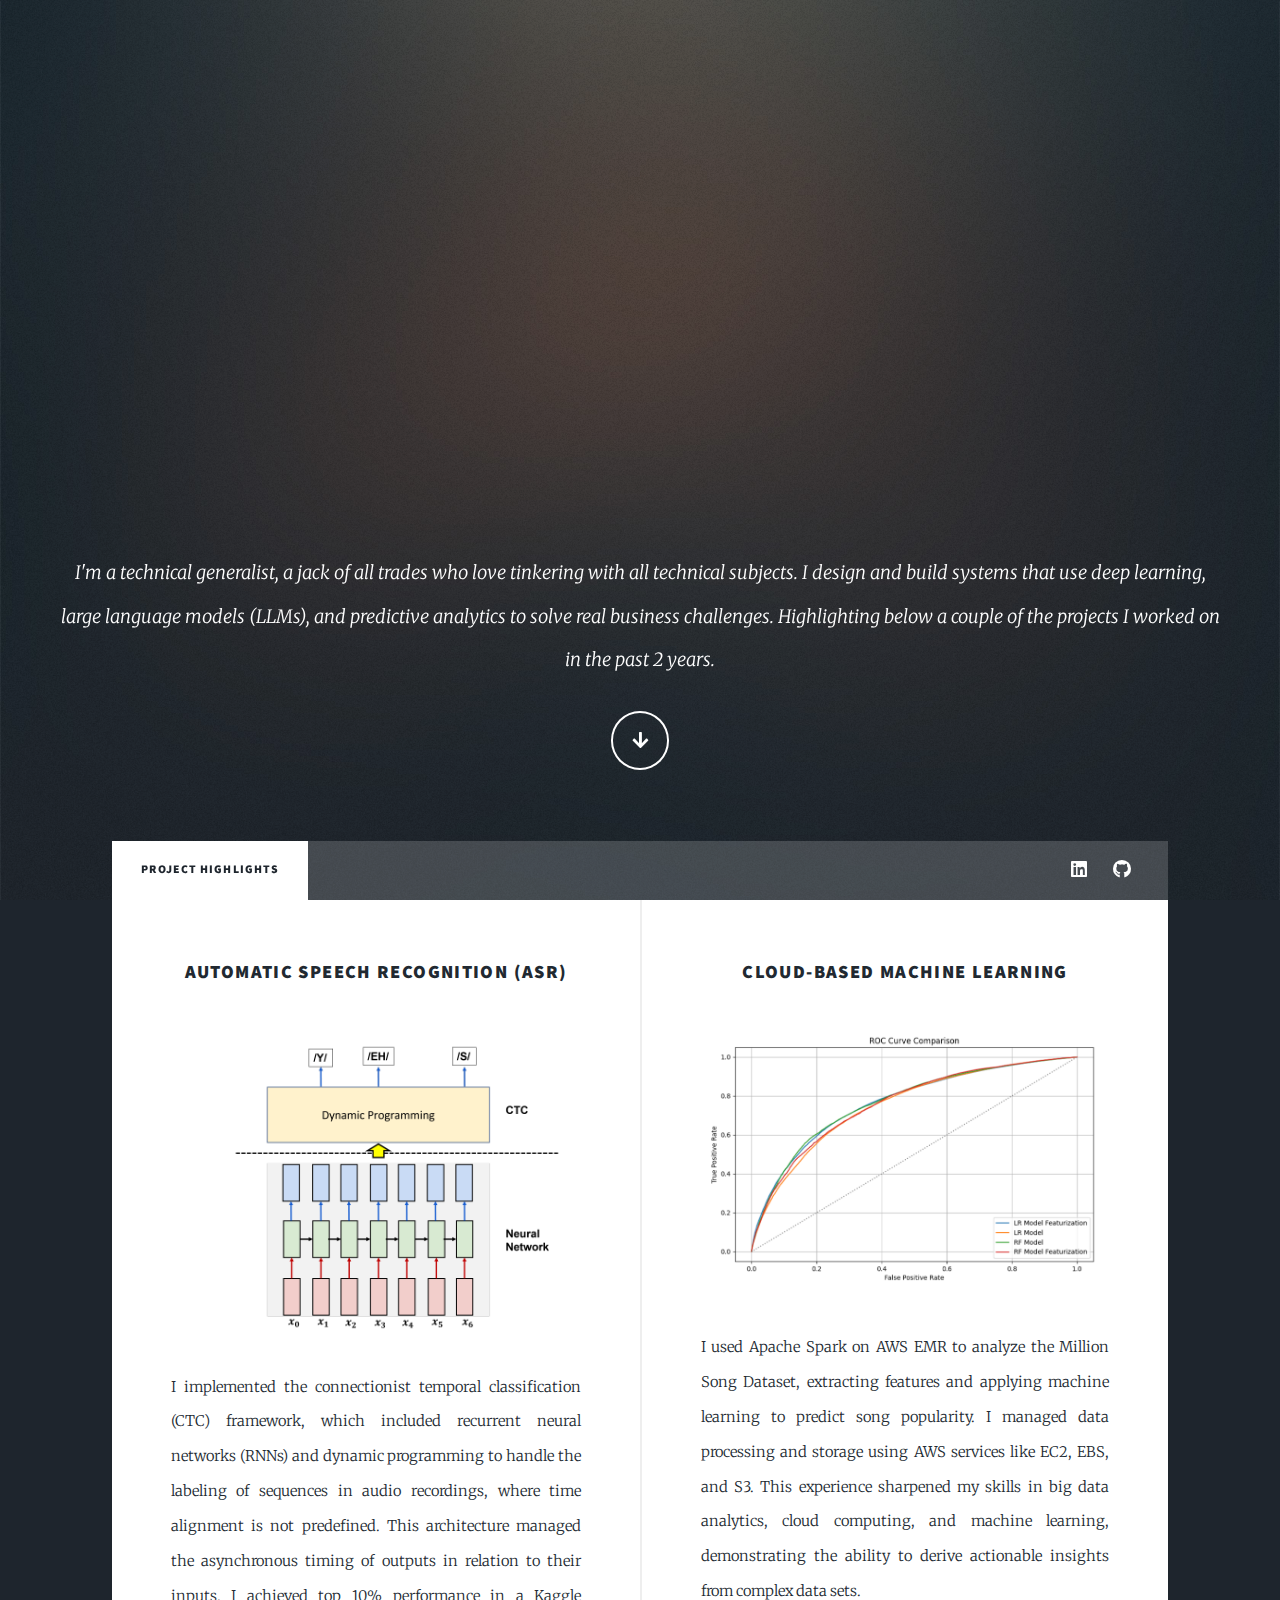
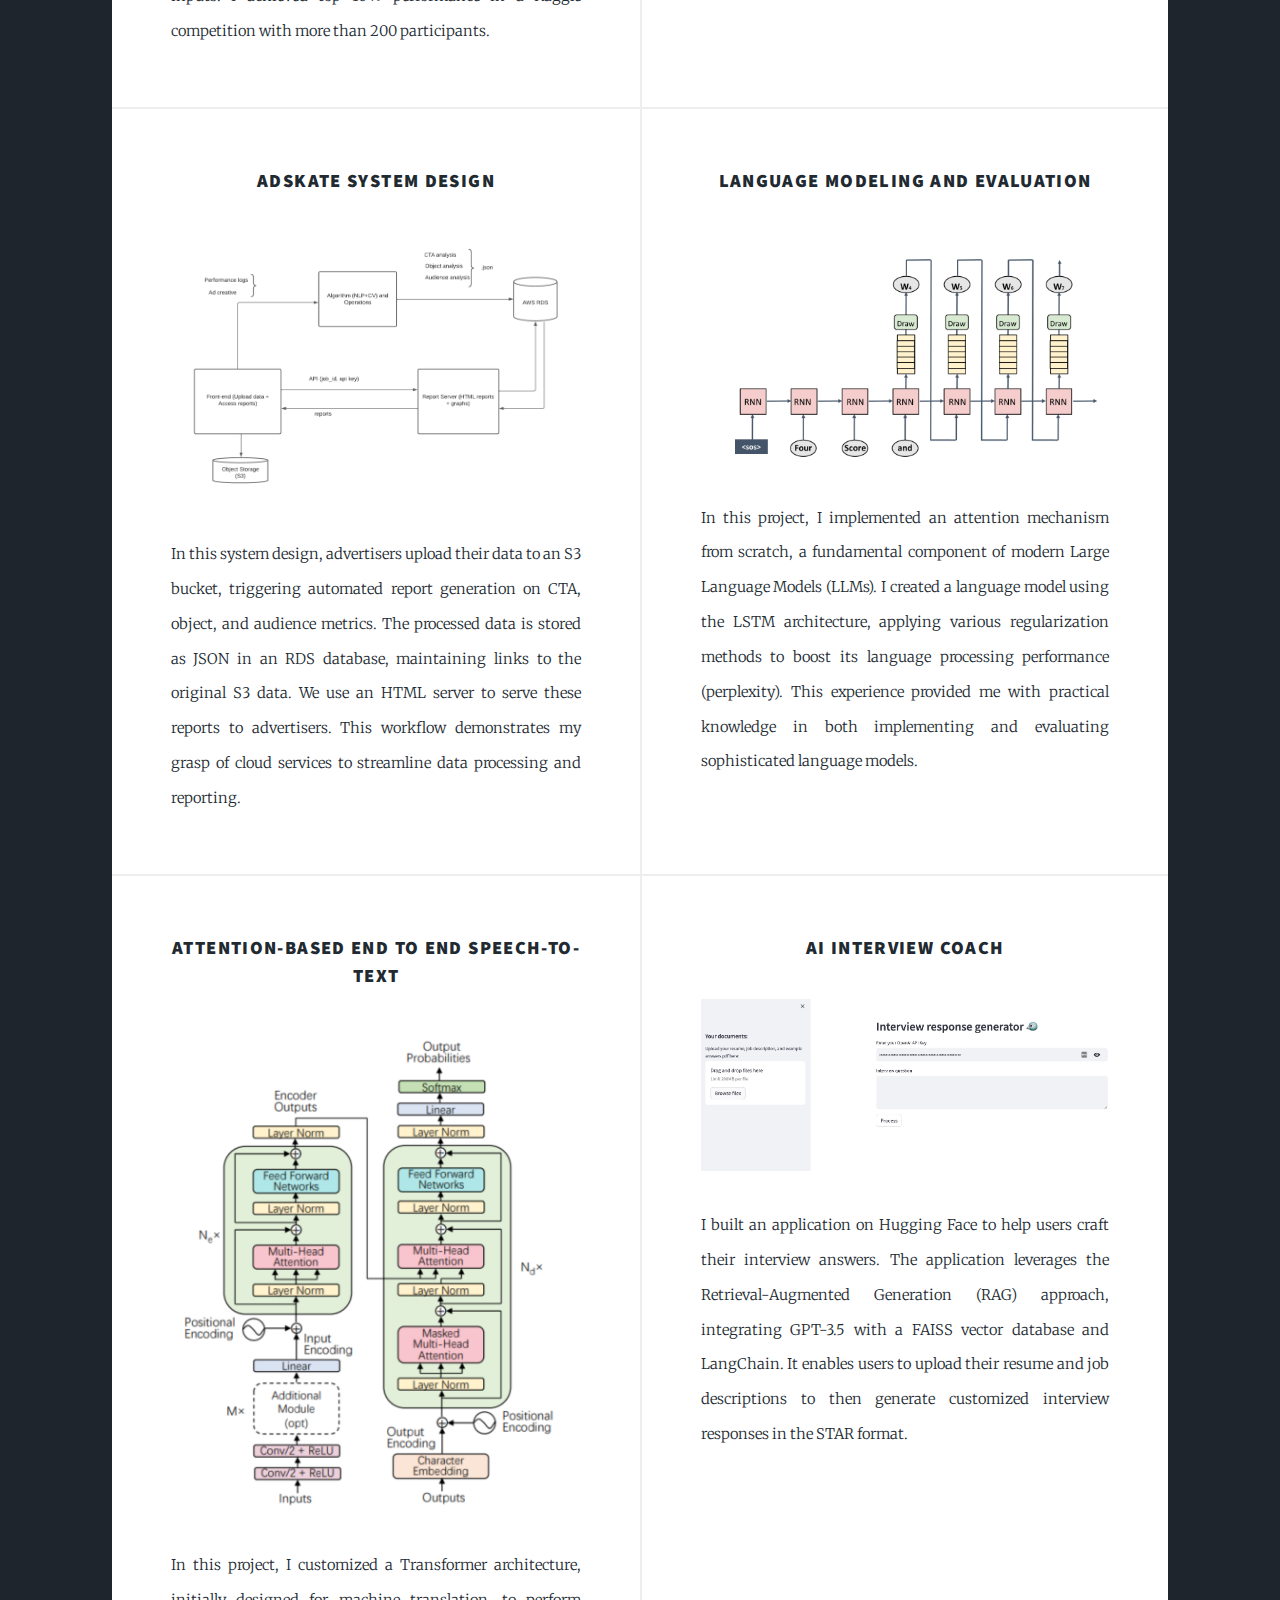
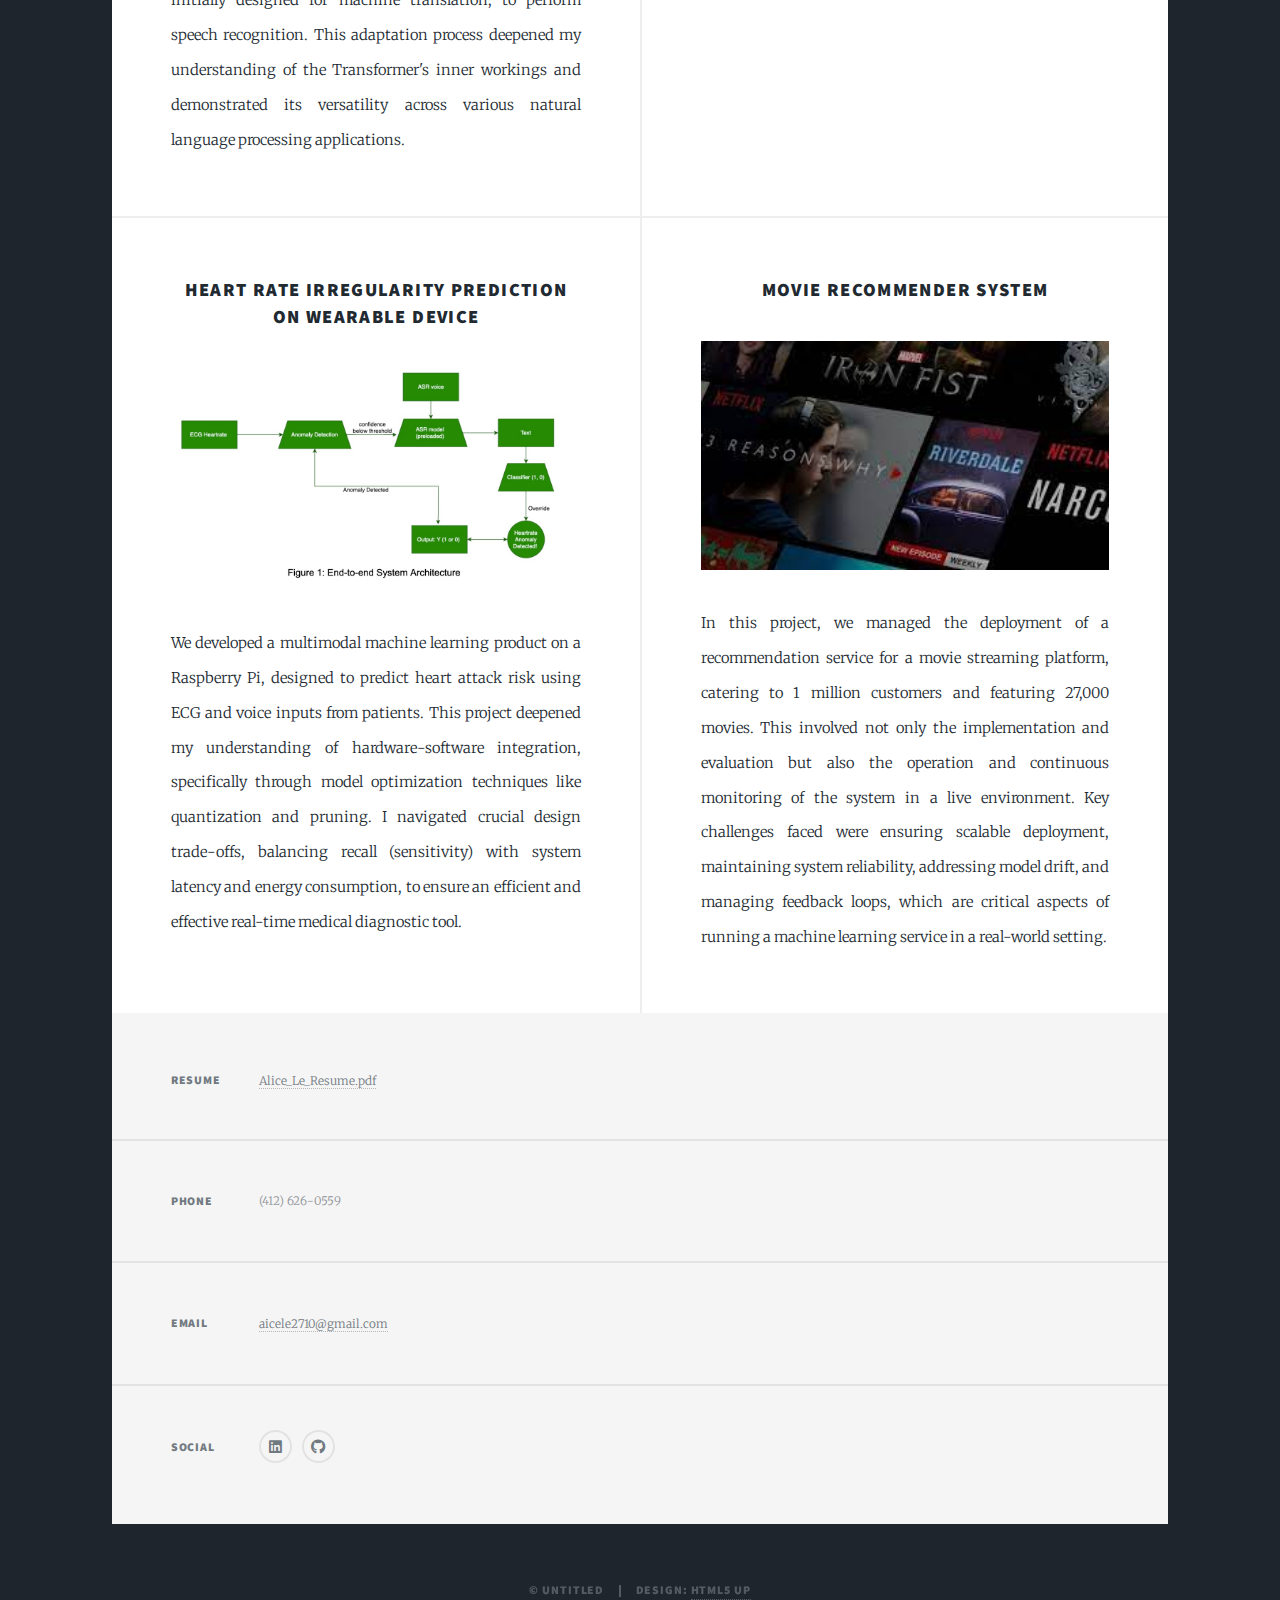
<file: index.html>
<!DOCTYPE HTML>
<!--
	Massively by HTML5 UP
	html5up.net | @ajlkn
	Free for personal and commercial use under the CCA 3.0 license (html5up.net/license)
-->
<html>
	<head>
		<title>Alice Le</title>
		<meta charset="utf-8" />
		<meta name="viewport" content="width=device-width, initial-scale=1, user-scalable=no" />
		<link rel="stylesheet" href="assets/css/main.css" />
		<noscript><link rel="stylesheet" href="assets/css/noscript.css" /></noscript>
	</head>
	<body class="is-preload">

		<!-- Wrapper -->
			<div id="wrapper" class="fade-in">

				<!-- Intro -->
					<div id="intro">
	
						<!-- <p>Hello! I'm Alice Le, currently diving into an AI-focused MBA at Carnegie Mellon University. My journey in tech spans over six years, including pioneering roles like launching Amazon's operations in Vietnam and cross-launching Southeast Asian sellers to Japan. I've also had the hands-on experience of developing a sales operations function from the ground up.

							My path has been shaped by a love for innovation and entrepreneurship, leading me to the dynamic field of product management. </p> <p>Fascinated by the game-changing potential of AI, I've spent the last three years immersing myself in AI and Machine Learning studies. This experience has not only enriched my knowledge but also sharpened my skills, preparing me to contribute to a growing tech startup. Looking ahead, I'm excited about the possibility of channeling these experiences into my own entrepreneurial venture in the tech world.</p> -->
						<p>I'm a technical generalist, a jack of all trades who love tinkering with all technical subjects. I design and build systems that use deep learning, large language models (LLMs), and predictive analytics to solve real business challenges. Highlighting below a couple of the projects I worked on in the past 2 years. 
							<!-- <li>
								Deep learning frameworks (Pytorch/Tensorflow)
							</li>
							<li>
								RAG (retrival augmented generation)
							</li>
							<li>
								AWS (EMR, EC2, S3, API, Lambda, VPC, etc.)
							</li>
							<li>
								Rapid prototying (Figma, Canva, Bubble, Webflow)
							</li>
							<li>
								Database (MySQL, ETL)
							</li> -->
						</p>
							<ul class="actions">
							<li><a href="#header" class="button icon solid solo fa-arrow-down scrolly">Continue</a></li>
						</ul>
					</div>

				<!-- Header -->
					<!-- <header id="header">
						<a href="index.html" class="logo">My Portfolio</a>
					</header> -->

				<!-- Nav -->
					<nav id="nav">
						<ul class="links">
							<li class="active"><a href="index.html">Project Highlights</a></li>
							


						</ul>
						<ul class="icons">
							<li><a href="https://www.linkedin.com/in/alice-phuong-le/" class="icon brands fa-linkedin" target="_blank"><span class="label">Linkedin</span></a></li>
							<li><a href="https://github.com/alicele2710" class="icon brands fa-github" target="_blank"><span class="label">GitHub</span></a></li>
						</ul>
					</nav>

				<!-- Main -->
					<div id="main">

						<!-- Featured Post
							<article class="post featured">
								<header class="major">
									<h2><a href="generic.html">Project 1: Adskate</a></h2>
									<p>An AI-powered analytic platform for digital advertisers.
										Users can upload creative assets and performance logs to generate actionable insights and improve campaign performance.</p>
								</header>
								<a href="generic.html" class="image main"><img src="images/Adskate.jpg" alt="adskate" /></a>
								<ul class="actions special">
									<li><a href="generic.html" class="button large" target="_blank">Check it out</a></li>
								</ul>
							</article> -->

						<!-- Posts -->
							<section class="posts">
								<article>
									<header>
										
										<h3>
										Automatic Speech Recognition (ASR) </h3>
									</header>
									<a href="https://github.com/alicele2710/ASR" class="image fit"><img src="images/ASR.png" alt="ASR"/></a>
									<!-- <img src="images/ASR.png" alt="ASR"/> -->
									<p>I implemented the connectionist temporal classification (CTC) framework, which included recurrent neural networks (RNNs) and dynamic programming to handle the labeling of sequences in audio recordings, where time alignment is not predefined. This architecture managed the asynchronous timing of outputs in relation to their inputs. I achieved top 10% performance in a Kaggle competition with more than 200 participants.
									</p>
									<!-- <ul class="actions special">
										<li><a href="https://huggingface.co/spaces/alicele/interview-AI" class="button" target="_blank">Read More</a></li>
									</ul> -->
								</article>
								<article>
									<header>
										
										<h3>
										Cloud-based Machine Learning</h3>
									</header>
									<a href="https://github.com/alicele2710/Cloud-based-ML" class="image fit"><img src="images/millionsongs.png" alt="cloud"/></a>
									<!-- <img src="images/millionsongs.png" alt="cloud"/> -->
									<p>I used Apache Spark on AWS EMR to analyze the Million Song Dataset, extracting features and applying machine learning to predict song popularity. I managed data processing and storage using AWS services like EC2, EBS, and S3. This experience sharpened my skills in big data analytics, cloud computing, and machine learning, demonstrating the ability to derive actionable insights from complex data sets.
									</p>
									<!-- <ul class="actions special">
										<li><a href="https://huggingface.co/spaces/alicele/interview-AI" class="button" target="_blank">Read More</a></li>
									</ul> -->
								</article>
								<article>
									<header>
										
										<h3>
										Adskate system design</h3>
									</header>
									<a href="https://www.adskate.com/creative-analysis/" class="image fit"><img src="images/system-design.png" alt="adskate"/></a>
									<!-- <img src="images/system-design.png" alt="adskate"/> -->
									<p>In this system design, advertisers upload their data to an S3 bucket, triggering automated report generation on CTA, object, and audience metrics. The processed data is stored as JSON in an RDS database, maintaining links to the original S3 data. We use an HTML server to serve these reports to advertisers. This workflow demonstrates my grasp of cloud services to streamline data processing and reporting.
									</p>
									<!-- <ul class="actions special">
										<li><a href="https://huggingface.co/spaces/alicele/interview-AI" class="button" target="_blank">Read More</a></li>
									</ul> -->
								</article>

								<article>
									<header>
										
										<h3>
										Language Modeling and Evaluation </h3>
									</header>
									<a href="https://github.com/alicele2710/Language-model" class="image fit"><img src="images/language_model.png" alt="language model"/></a>
									<!-- <img src="images/language_model.png" alt="language model"/> -->
									<p>In this project, I implemented an attention mechanism from scratch, a fundamental component of modern Large Language Models (LLMs). I created a language model using the LSTM architecture, applying various regularization methods to boost its language processing performance (perplexity). This experience provided me with practical knowledge in both implementing and evaluating sophisticated language models.</p>
									<!-- <ul class="actions special">
										<li><a href="https://huggingface.co/spaces/alicele/interview-AI" class="button" target="_blank">Read More</a></li>
									</ul> -->
								</article>
								<!-- <article>
									<header>
										
										<h3>
										Personal CRM app (iOS) </h3>
									</header>
									<a href="https://github.com/alicele2710/MyCRM" class="image fit"><img src="images/language_model.png" alt="language model"/></a> -->
									<!-- <img src="images/language_model.png" alt="language model"/> -->
									<!-- <p>In this project, I implemented an attention mechanism from scratch, a fundamental component of modern Large Language Models (LLMs). I created a language model using the LSTM architecture, applying various regularization methods to boost its language processing performance (perplexity). This experience provided me with practical knowledge in both implementing and evaluating sophisticated language models.</p> -->
									<!-- <ul class="actions special">
										<li><a href="https://huggingface.co/spaces/alicele/interview-AI" class="button" target="_blank">Read More</a></li>
									</ul> -->
								<!-- </article> -->
								<article>
									<header>
										
										<h3>
										Attention-based end to end Speech-to-Text </h3>
									</header>
									<a href="https://github.com/alicele2710/speech-to-text" class="image fit"><img src="images/transformer.png" alt="language model"/></a>
									<!-- <img src="images/transformer.png" alt="language model"/> -->
									<p>In this project, I customized a Transformer architecture, initially designed for machine translation, to perform speech recognition. This adaptation process deepened my understanding of the Transformer's inner workings and demonstrated its versatility across various natural language processing applications. </p>
									<!-- <ul class="actions special">
										<li><a href="https://huggingface.co/spaces/alicele/interview-AI" class="button" target="_blank">Read More</a></li>
									</ul> -->
								</article>

								<article>
									<header>
										
										<h3>
										AI Interview Coach </h3>
									</header>
									<a href="https://huggingface.co/spaces/alicele/interview-AI" class="image fit"><img src="images/AI interview coach.jpg" alt="intervew coach"/></a>
									<!-- <img src="images/AI interview coach.jpg" alt="intervew coach"/> -->
									<p>I built an application on Hugging Face to help users craft their interview answers. The application leverages the Retrieval-Augmented Generation (RAG) approach, integrating GPT-3.5 with a FAISS vector database and LangChain. It enables users to upload their resume and job descriptions to then generate customized interview responses in the STAR format.</p>
									<!-- <ul class="actions special">
										<li><a href="https://huggingface.co/spaces/alicele/interview-AI" class="button" target="_blank">Read More</a></li>
									</ul> -->
								</article>
								<article>
									<header>
										
										<h3>
										Heart Rate Irregularity Prediction on Wearable Device </h3>
									</header>
									<a href="https://github.com/alicele2710/on-device-asr" class="image fit"><img src="images/system architecture.jpg" alt="system architecture"/></a>
									<!-- <img src="images/system architecture.jpg" alt="system architecture"/> -->
										<p>We developed a multimodal machine learning product on a Raspberry Pi, designed to predict heart attack risk using ECG and voice inputs from patients. This project deepened my understanding of hardware-software integration, specifically through model optimization techniques like quantization and pruning. I navigated crucial design trade-offs, balancing recall (sensitivity) with system latency and energy consumption, to ensure an efficient and effective real-time medical diagnostic tool.</p>
									<!-- <ul class="actions special">
										<li><a href="https://github.com/koseoyoung/ondevice-asr" class="button" target="_blank">Read More</a></li>
									</ul> -->
								</article>
								<article>
									<header>
										
										<h3>
										Movie recommender system </h3>
									</header>
									<a href="https://github.com/alicele2710/movie-recommender-system" class="image fit"><img src="images/download.jpeg" alt="movie"/></a>
									<!-- <img src="images/download.jpeg" alt="movie"/> -->
									<p>In this project, we managed the deployment of a recommendation service for a movie streaming platform, catering to 1 million customers and featuring 27,000 movies. This involved not only the implementation and evaluation but also the operation and continuous monitoring of the system in a live environment. Key challenges faced were ensuring scalable deployment, maintaining system reliability, addressing model drift, and managing feedback loops, which are critical aspects of running a machine learning service in a real-world setting.</p>
									<!-- <ul class="actions special">
										<li><a href="https://github.com/alicele2710/movie-recommender-system/tree/main" class="button" target="_blank">Read More</a></li>
									</ul> -->
								</article>
								<!-- <article>
									<header>
										
										<h3><a href="https://github.com/alicele2710/churn-prediction/tree/main">
										Churn prediction</a></h3>
									</header>
									<a href="https://github.com/alicele2710/churn-prediction/tree/main" class="image fit"><img src="images/google-merch-store.png" alt="" /></a>
									<p>A propensity model that predicts the probability of a customer churning from the Google merchandise store, then suggest effective strategies for retaining customers and maximizing return on investment (ROI).</p> -->
									<!-- <ul class="actions special">
										<li><a href="https://github.com/alicele2710/churn-prediction/tree/main" class="button" target="_blank">Read More</a></li>
									</ul> -->
								<!-- </article>
								<article>
									<header>
								
										<h3><a href="https://github.com/alicele2710/inventory-forecasting">
										Inventory forecasting</a></h3>
									</header>
									<a href="https://github.com/alicele2710/inventory-forecasting" class="image fit"><img src="images/supermarket.jpg" alt="" /></a>
									<p>Time-series forecasting model that helps retailers order just the right products at the right time.</p> -->
									<!-- <ul class="actions special">
										<li><a href="https://github.com/alicele2710/inventory-forecasting" class="button" target="_blank">Read More</a></li>
									</ul> -->
								<!-- </article> -->
								<!-- <article>
									<header>
									
										<h3><a href="https://github.com/alicele2710/DataScienceGuidedCapstone">
										Pricing Analysis</a></h3>
									</header>
									<a href="https://github.com/alicele2710/DataScienceGuidedCapstone" class="image fit"><img src="images/pricing.jpeg" alt="" /></a>
									<p>Optimal pricing strategy for a ski resort</p> -->
									<!-- <ul class="actions special">
										<li><a href="https://github.com/alicele2710/DataScienceGuidedCapstone" class="button" target="_blank">Read More</a></li>
									</ul> -->
								<!-- </article> -->
								
							</section>

						<!-- Footer -->


					</div>

				<!-- Footer -->
					<footer id="footer">
						
						<section class="split contact">
							<section class="alt">
								<h3>Resume</h3>
								<p><a href="https://drive.google.com/file/d/1aq5Z-9NLf88ZEm2XSCIweJDGTXsCyZ5Q/view?usp=share_link" download="Alice_Le_Resume">Alice_Le_Resume.pdf</a></p>
							</section>
							<section>
								<h3>Phone</h3>
								<p>(412) 626-0559</p>
							</section>
							<section>
								<h3>Email</h3>
								<p><a href = "mailto: alicele2710@gmail.com">aicele2710@gmail.com</a></p>
							</section>
							<section>
								<h3>Social</h3>
								<ul class="icons alt">
									<li><a href="https://www.linkedin.com/in/alice-phuong-le/" class="icon brands alt fa-linkedin" target="_blank"><span class="label">Linkedin</span></a></li>
									
									<li><a href="https://github.com/alicele2710" class="icon brands alt fa-github" target="_blank"><span class="label">GitHub</span></a></li>
								</ul>
							</section>
						</section>
					</footer>

				<!-- Copyright -->
					<div id="copyright">
						<ul><li>&copy; Untitled</li><li>Design: <a href="https://html5up.net">HTML5 UP</a></li></ul>
					</div>

			</div>

		<!-- Scripts -->
			<script src="assets/js/jquery.min.js"></script>
			<script src="assets/js/jquery.scrollex.min.js"></script>
			<script src="assets/js/jquery.scrolly.min.js"></script>
			<script src="assets/js/browser.min.js"></script>
			<script src="assets/js/breakpoints.min.js"></script>
			<script src="assets/js/util.js"></script>
			<script src="assets/js/main.js"></script>

	</body>
</html>
</file>
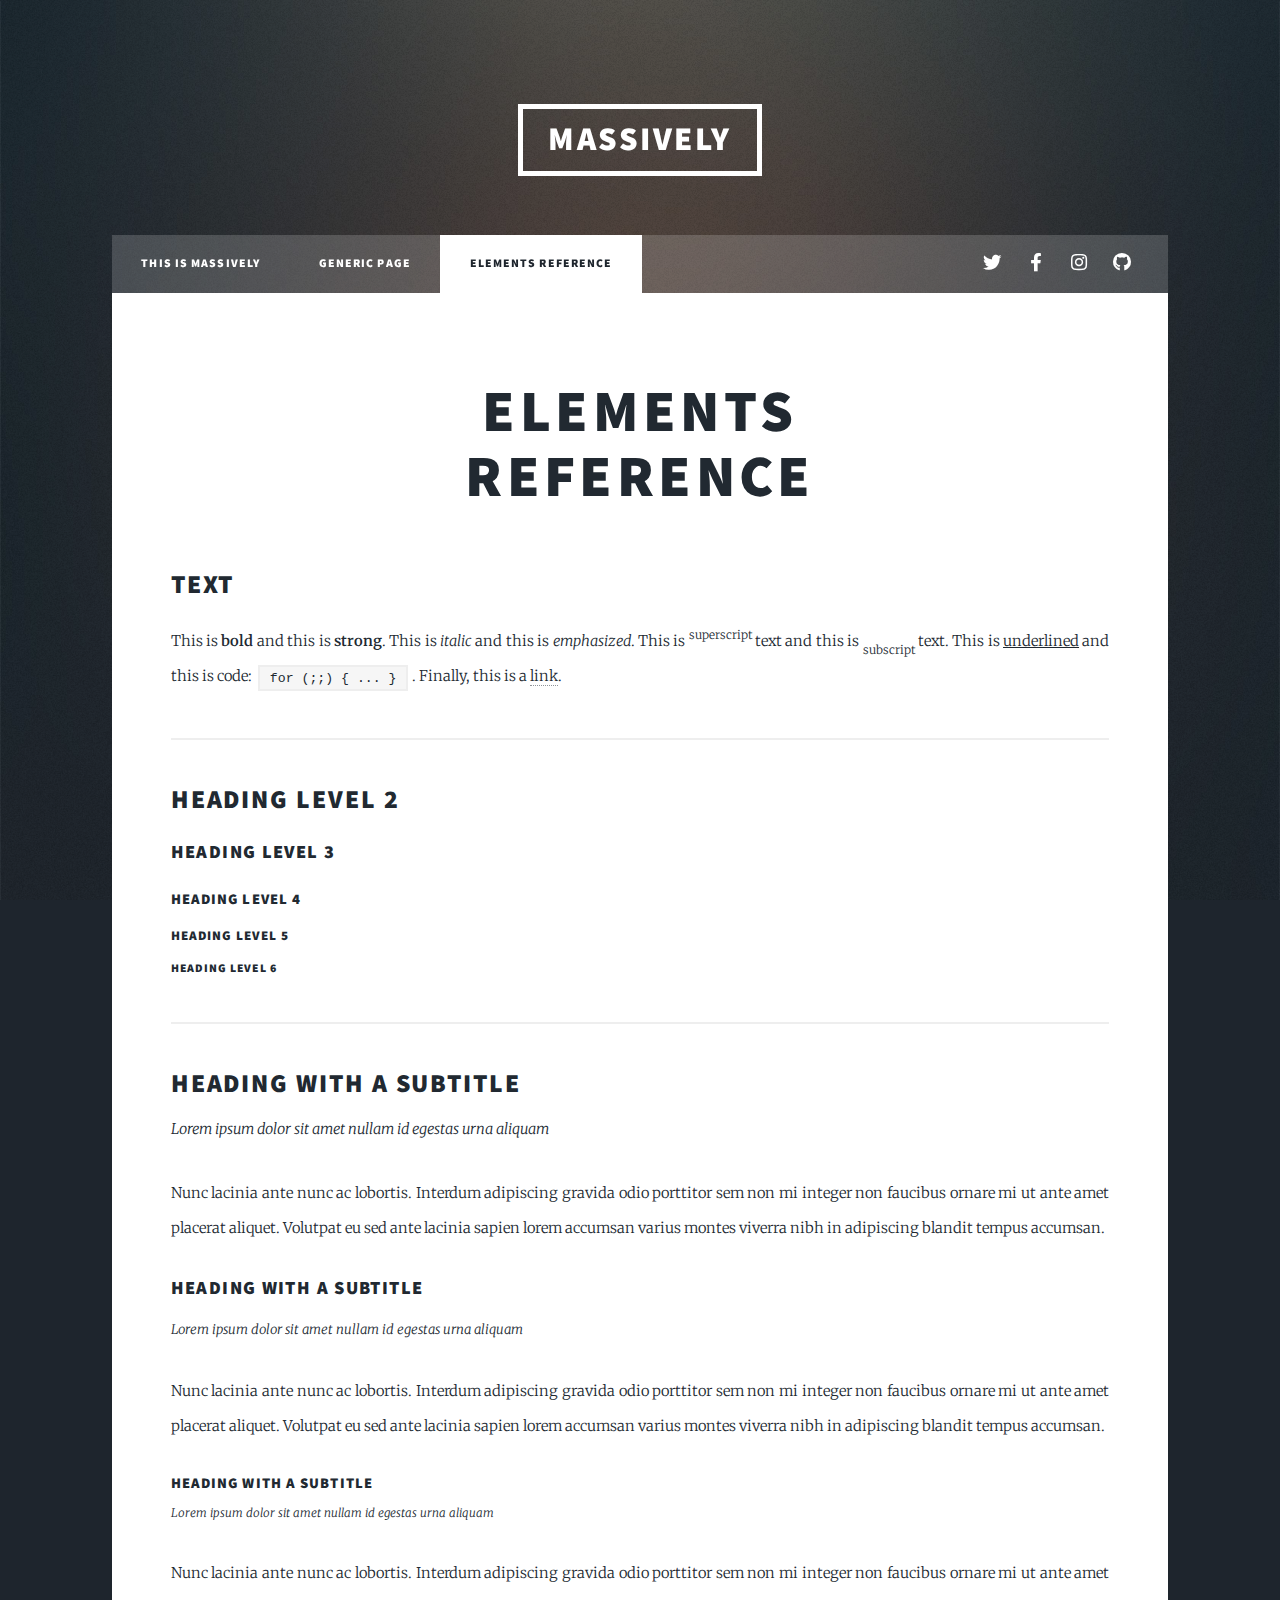
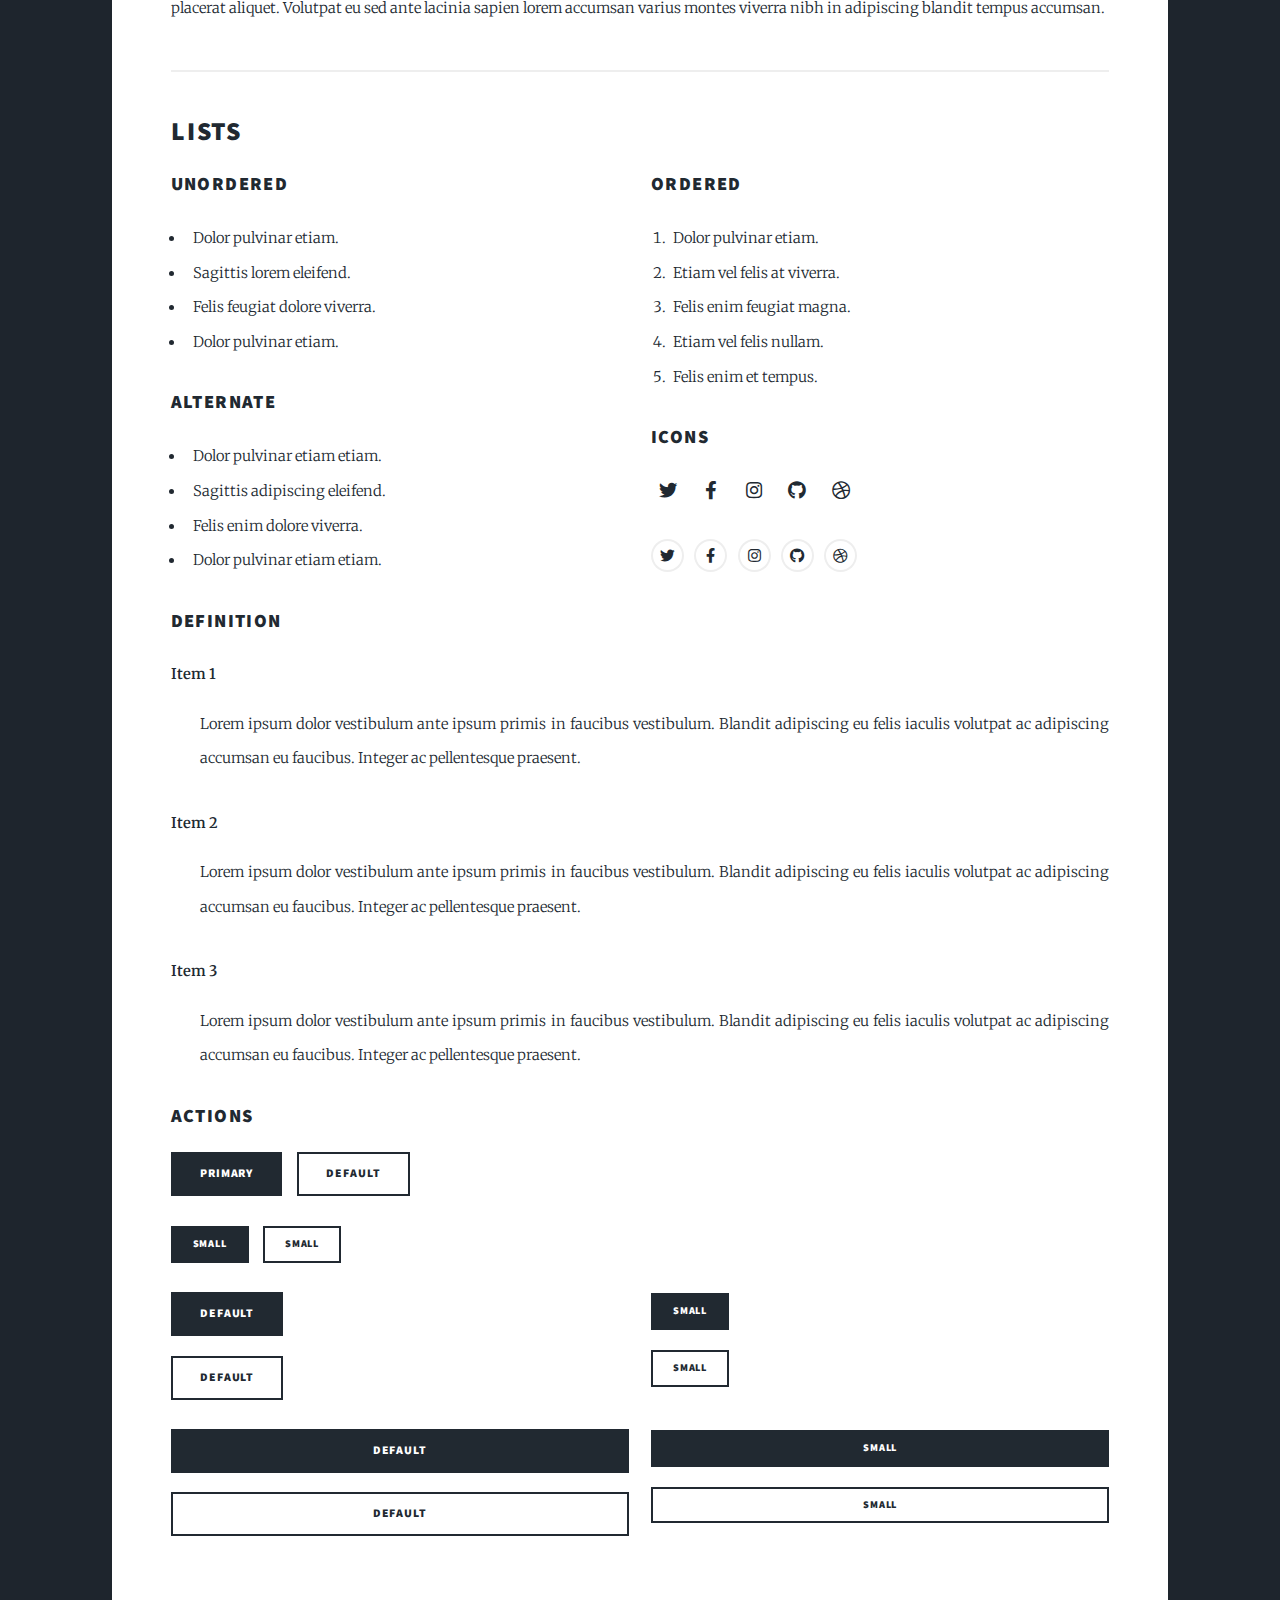
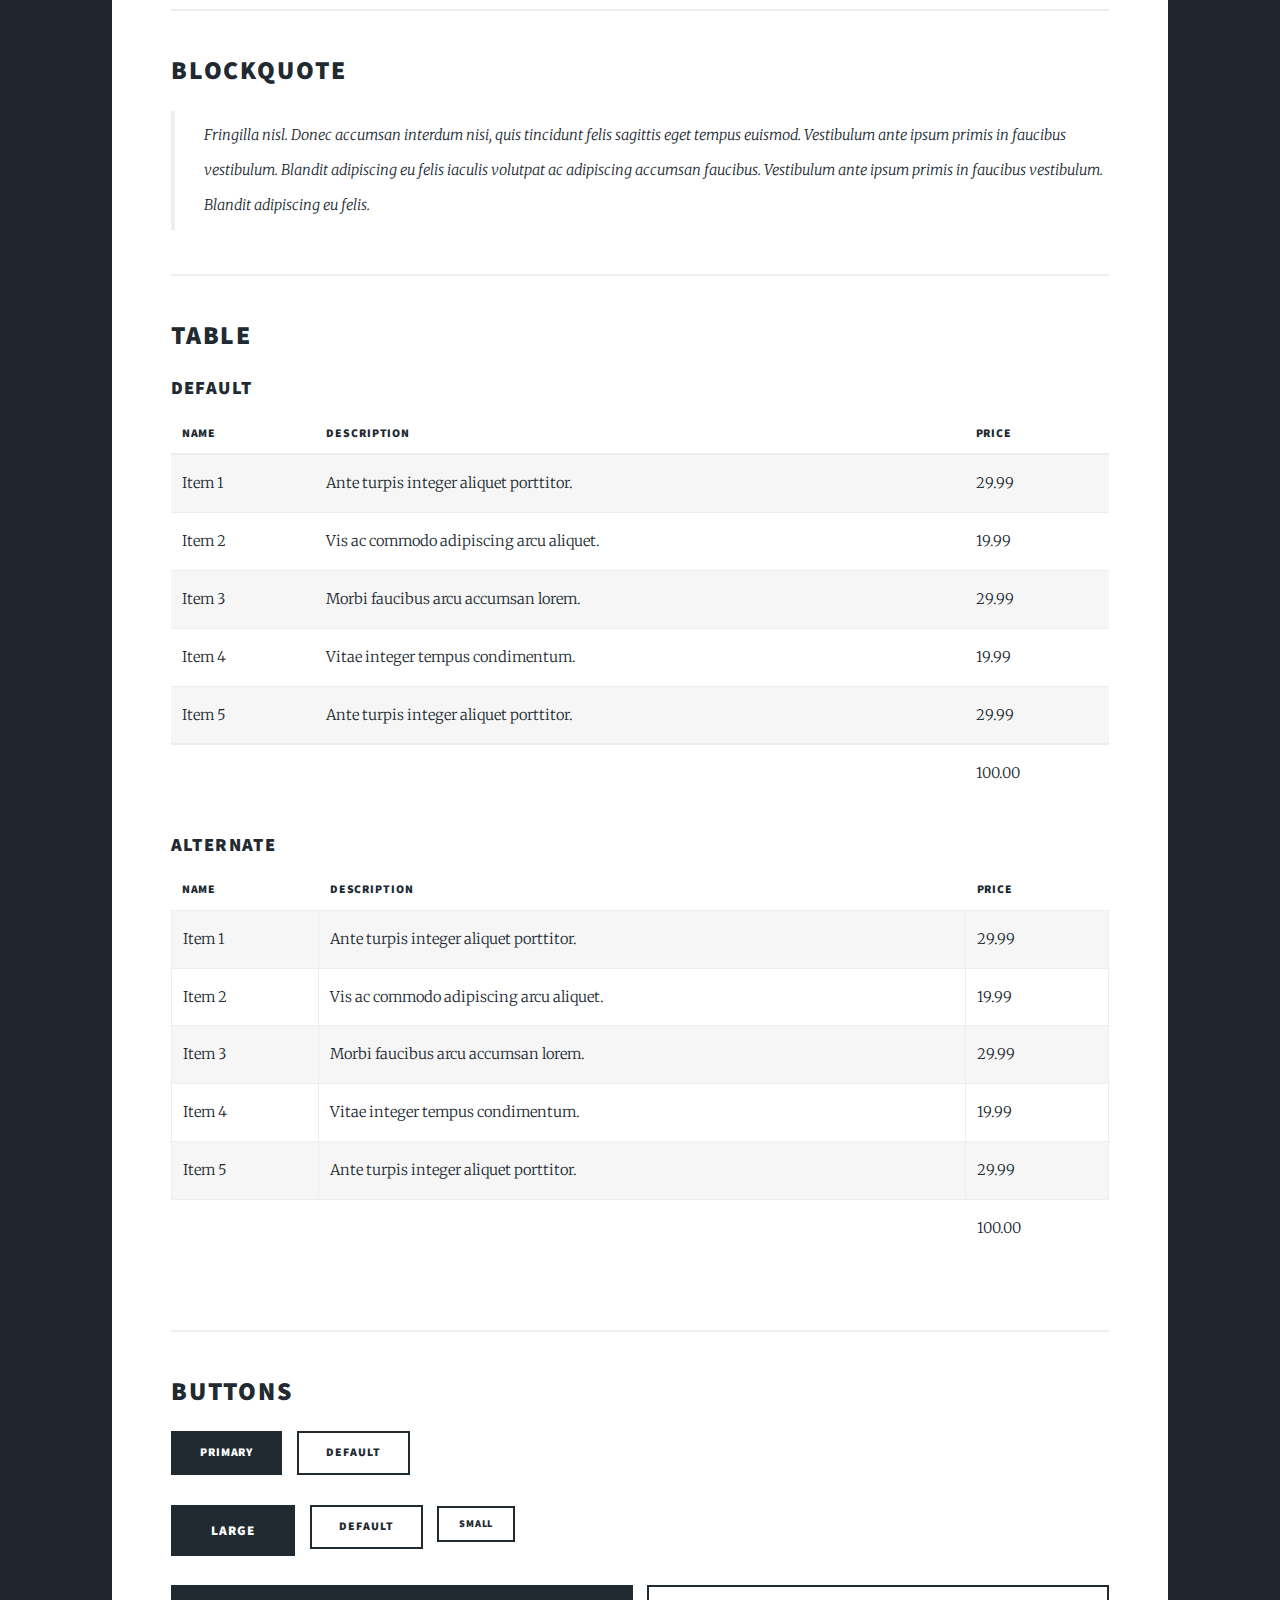
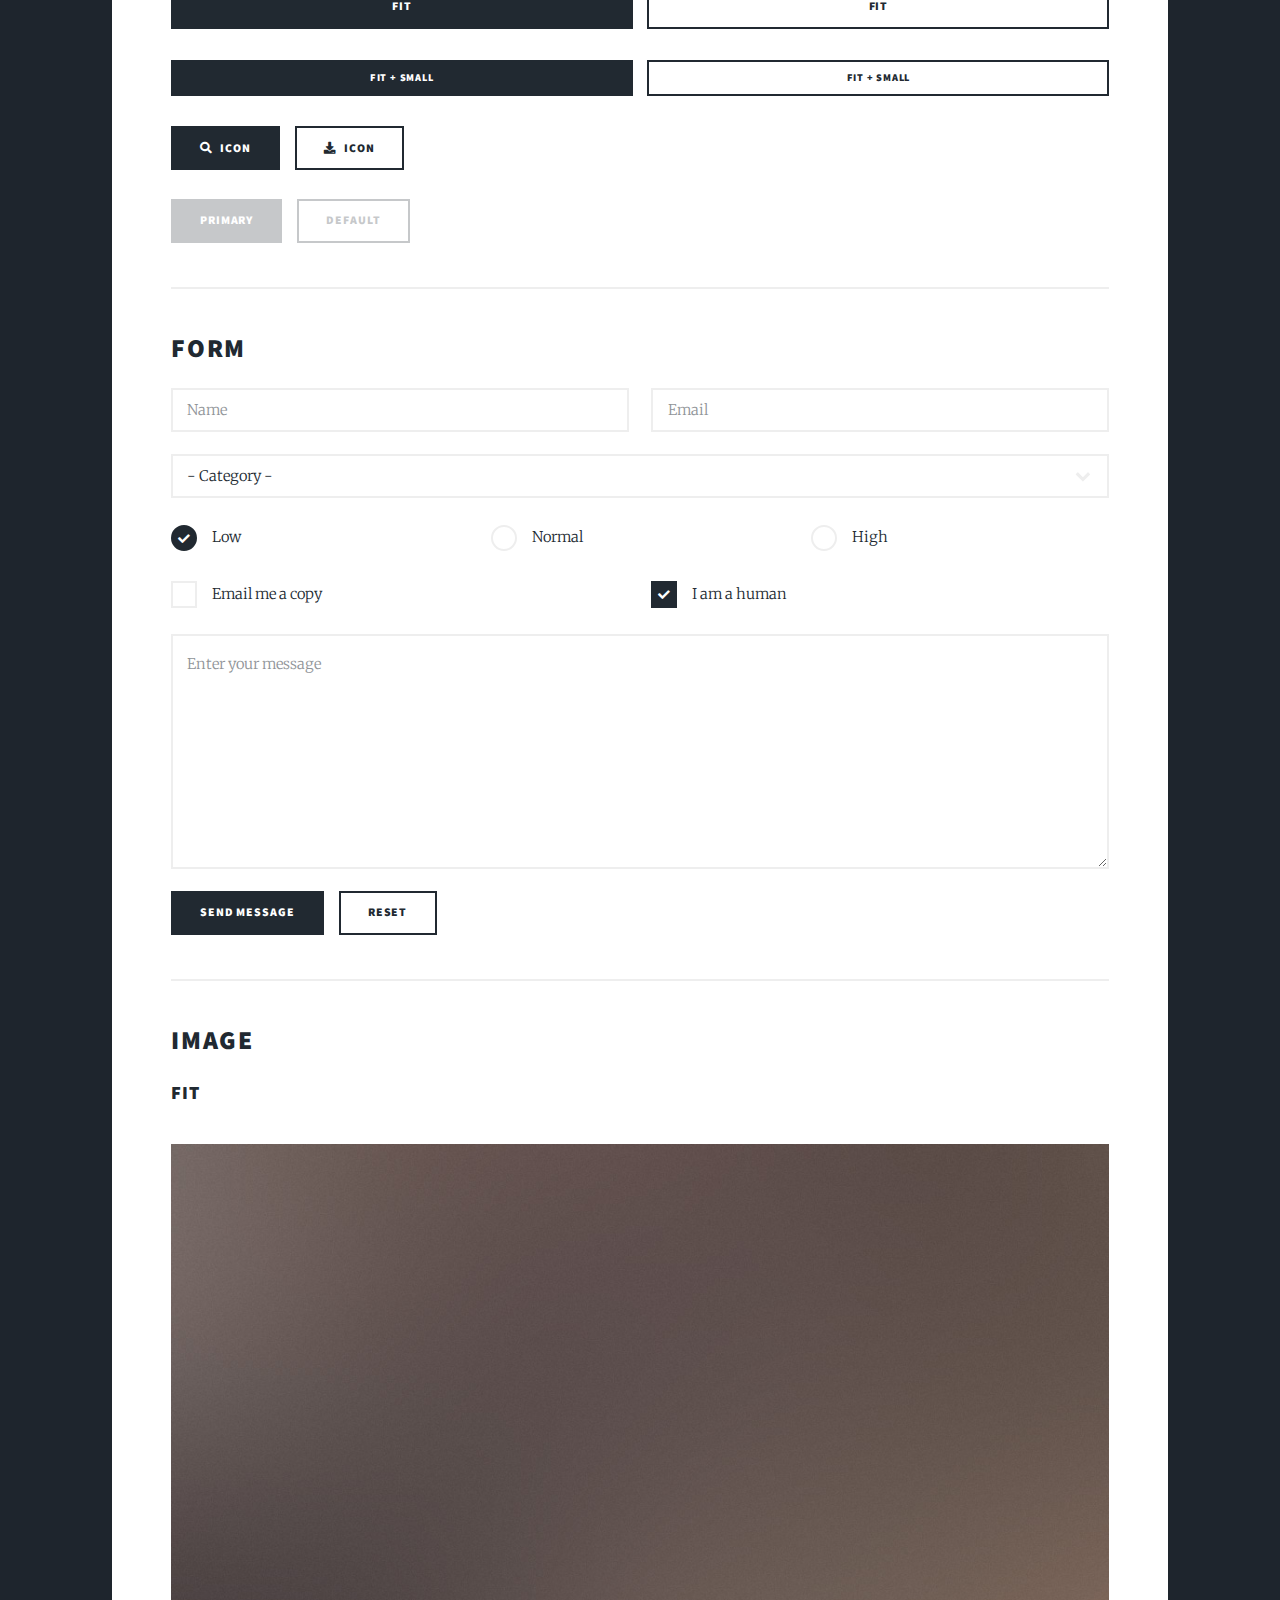
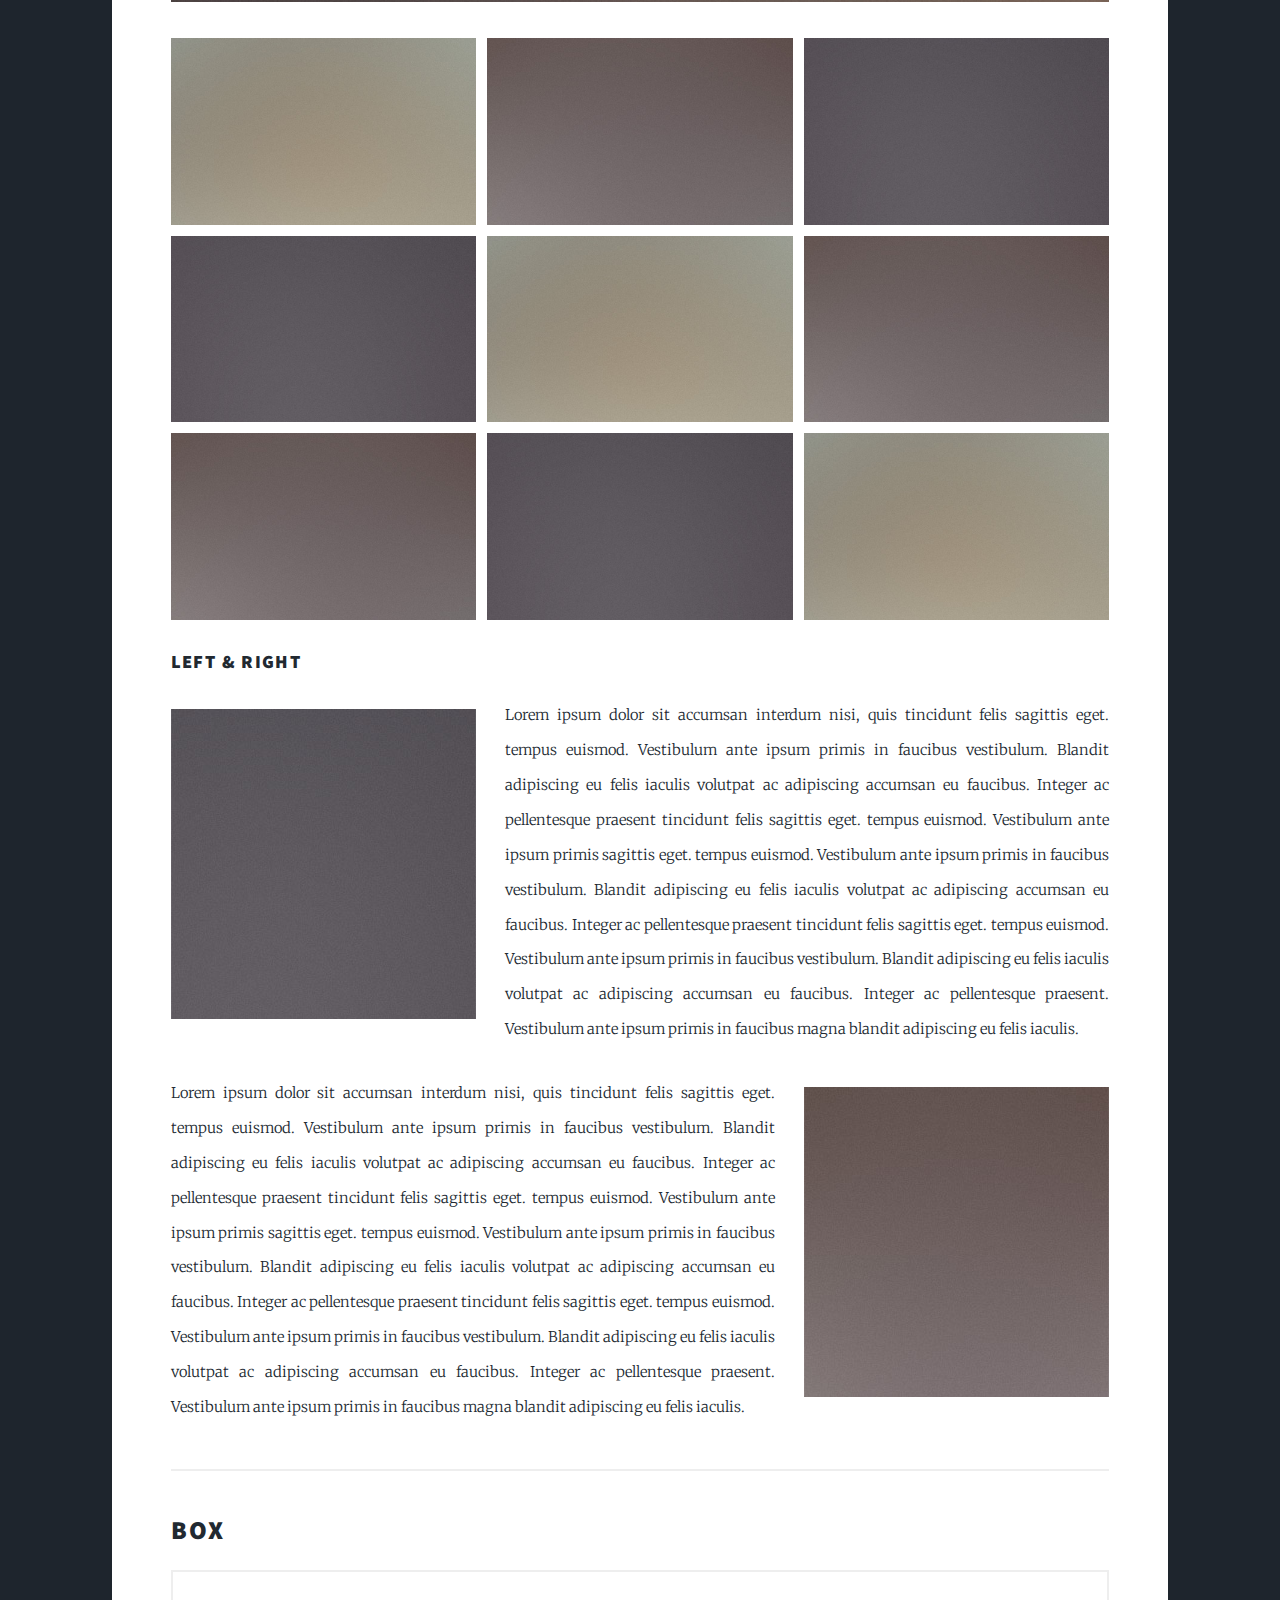
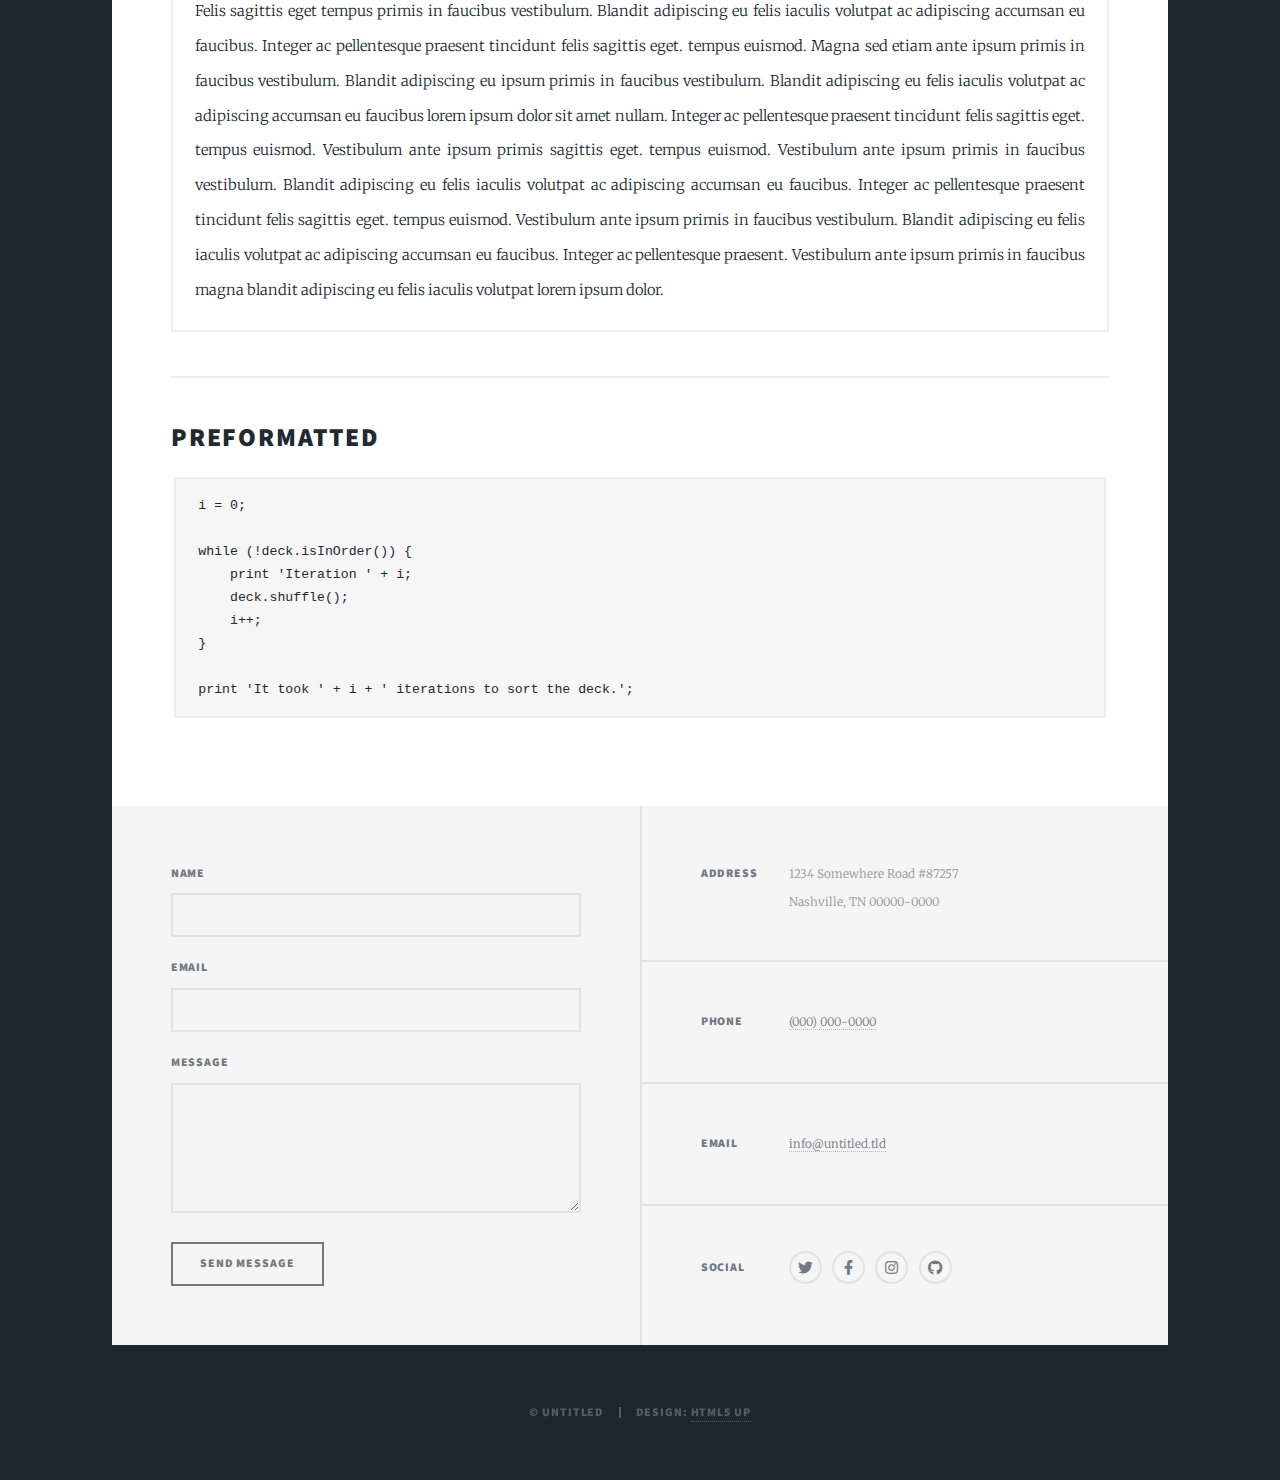
<file: elements.html>
<!DOCTYPE HTML>
<!--
	Massively by HTML5 UP
	html5up.net | @ajlkn
	Free for personal and commercial use under the CCA 3.0 license (html5up.net/license)
-->
<html>
	<head>
		<title>Elements Reference - Massively by HTML5 UP</title>
		<meta charset="utf-8" />
		<meta name="viewport" content="width=device-width, initial-scale=1, user-scalable=no" />
		<link rel="stylesheet" href="assets/css/main.css" />
		<noscript><link rel="stylesheet" href="assets/css/noscript.css" /></noscript>
	</head>
	<body class="is-preload">

		<!-- Wrapper -->
			<div id="wrapper">

				<!-- Header -->
					<header id="header">
						<a href="index.html" class="logo">Massively</a>
					</header>

				<!-- Nav -->
					<nav id="nav">
						<ul class="links">
							<li><a href="index.html">This is Massively</a></li>
							<li><a href="generic.html">Generic Page</a></li>
							<li class="active"><a href="elements.html">Elements Reference</a></li>
						</ul>
						<ul class="icons">
							<li><a href="#" class="icon brands fa-twitter"><span class="label">Twitter</span></a></li>
							<li><a href="#" class="icon brands fa-facebook-f"><span class="label">Facebook</span></a></li>
							<li><a href="#" class="icon brands fa-instagram"><span class="label">Instagram</span></a></li>
							<li><a href="#" class="icon brands fa-github"><span class="label">GitHub</span></a></li>
						</ul>
					</nav>

				<!-- Main -->
					<div id="main">

						<!-- Post -->
							<section class="post">
								<header class="major">
									<h1>Elements<br />
									Reference</h1>
								</header>

								<!-- Text stuff -->
									<h2>Text</h2>
									<p>This is <b>bold</b> and this is <strong>strong</strong>. This is <i>italic</i> and this is <em>emphasized</em>.
									This is <sup>superscript</sup> text and this is <sub>subscript</sub> text.
									This is <u>underlined</u> and this is code: <code>for (;;) { ... }</code>.
									Finally, this is a <a href="#">link</a>.</p>
									<hr />
									<h2>Heading Level 2</h2>
									<h3>Heading Level 3</h3>
									<h4>Heading Level 4</h4>
									<h5>Heading Level 5</h5>
									<h6>Heading Level 6</h6>
									<hr />
									<header>
										<h2>Heading with a Subtitle</h2>
										<p>Lorem ipsum dolor sit amet nullam id egestas urna aliquam</p>
									</header>
									<p>Nunc lacinia ante nunc ac lobortis. Interdum adipiscing gravida odio porttitor sem non mi integer non faucibus ornare mi ut ante amet placerat aliquet. Volutpat eu sed ante lacinia sapien lorem accumsan varius montes viverra nibh in adipiscing blandit tempus accumsan.</p>
									<header>
										<h3>Heading with a Subtitle</h3>
										<p>Lorem ipsum dolor sit amet nullam id egestas urna aliquam</p>
									</header>
									<p>Nunc lacinia ante nunc ac lobortis. Interdum adipiscing gravida odio porttitor sem non mi integer non faucibus ornare mi ut ante amet placerat aliquet. Volutpat eu sed ante lacinia sapien lorem accumsan varius montes viverra nibh in adipiscing blandit tempus accumsan.</p>
									<header>
										<h4>Heading with a Subtitle</h4>
										<p>Lorem ipsum dolor sit amet nullam id egestas urna aliquam</p>
									</header>
									<p>Nunc lacinia ante nunc ac lobortis. Interdum adipiscing gravida odio porttitor sem non mi integer non faucibus ornare mi ut ante amet placerat aliquet. Volutpat eu sed ante lacinia sapien lorem accumsan varius montes viverra nibh in adipiscing blandit tempus accumsan.</p>

									<hr />

								<!-- Lists -->
									<h2>Lists</h2>
									<div class="row">
										<div class="col-6 col-12-small">

											<h3>Unordered</h3>
											<ul>
												<li>Dolor pulvinar etiam.</li>
												<li>Sagittis lorem eleifend.</li>
												<li>Felis feugiat dolore viverra.</li>
												<li>Dolor pulvinar etiam.</li>
											</ul>

											<h3>Alternate</h3>
											<ul class="alt">
												<li>Dolor pulvinar etiam etiam.</li>
												<li>Sagittis adipiscing eleifend.</li>
												<li>Felis enim dolore viverra.</li>
												<li>Dolor pulvinar etiam etiam.</li>
											</ul>

										</div>
										<div class="col-6 col-12-small">

											<h3>Ordered</h3>
											<ol>
												<li>Dolor pulvinar etiam.</li>
												<li>Etiam vel felis at viverra.</li>
												<li>Felis enim feugiat magna.</li>
												<li>Etiam vel felis nullam.</li>
												<li>Felis enim et tempus.</li>
											</ol>

											<h3>Icons</h3>
											<ul class="icons">
												<li><a href="#" class="icon brands fa-twitter"><span class="label">Twitter</span></a></li>
												<li><a href="#" class="icon brands fa-facebook-f"><span class="label">Facebook</span></a></li>
												<li><a href="#" class="icon brands fa-instagram"><span class="label">Instagram</span></a></li>
												<li><a href="#" class="icon brands fa-github"><span class="label">Github</span></a></li>
												<li><a href="#" class="icon brands fa-dribbble"><span class="label">Dribbble</span></a></li>
											</ul>
											<ul class="icons alt">
												<li><a href="#" class="icon brands alt fa-twitter"><span class="label">Twitter</span></a></li>
												<li><a href="#" class="icon brands alt fa-facebook-f"><span class="label">Facebook</span></a></li>
												<li><a href="#" class="icon brands alt fa-instagram"><span class="label">Instagram</span></a></li>
												<li><a href="#" class="icon brands alt fa-github"><span class="label">Github</span></a></li>
												<li><a href="#" class="icon brands alt fa-dribbble"><span class="label">Dribbble</span></a></li>
											</ul>

										</div>
									</div>
									<h3>Definition</h3>
									<dl>
										<dt>Item 1</dt>
										<dd>
											<p>Lorem ipsum dolor vestibulum ante ipsum primis in faucibus vestibulum. Blandit adipiscing eu felis iaculis volutpat ac adipiscing accumsan eu faucibus. Integer ac pellentesque praesent.</p>
										</dd>
										<dt>Item 2</dt>
										<dd>
											<p>Lorem ipsum dolor vestibulum ante ipsum primis in faucibus vestibulum. Blandit adipiscing eu felis iaculis volutpat ac adipiscing accumsan eu faucibus. Integer ac pellentesque praesent.</p>
										</dd>
										<dt>Item 3</dt>
										<dd>
											<p>Lorem ipsum dolor vestibulum ante ipsum primis in faucibus vestibulum. Blandit adipiscing eu felis iaculis volutpat ac adipiscing accumsan eu faucibus. Integer ac pellentesque praesent.</p>
										</dd>
									</dl>

									<h3>Actions</h3>
									<ul class="actions">
										<li><a href="#" class="button primary">Primary</a></li>
										<li><a href="#" class="button">Default</a></li>
									</ul>
									<ul class="actions small">
										<li><a href="#" class="button primary small">Small</a></li>
										<li><a href="#" class="button small">Small</a></li>
									</ul>
									<div class="row">
										<div class="col-6 col-12-small">
											<ul class="actions stacked">
												<li><a href="#" class="button primary">Default</a></li>
												<li><a href="#" class="button">Default</a></li>
											</ul>
										</div>
										<div class="col-6 col-12-small">
											<ul class="actions stacked">
												<li><a href="#" class="button primary small">Small</a></li>
												<li><a href="#" class="button small">Small</a></li>
											</ul>
										</div>
									</div>
									<div class="row">
										<div class="col-6 col-12-small">
											<ul class="actions stacked">
												<li><a href="#" class="button primary fit">Default</a></li>
												<li><a href="#" class="button fit">Default</a></li>
											</ul>
										</div>
										<div class="col-6 col-12-small">
											<ul class="actions stacked">
												<li><a href="#" class="button primary small fit">Small</a></li>
												<li><a href="#" class="button small fit">Small</a></li>
											</ul>
										</div>
									</div>

									<hr />

								<!-- Blockquote -->
									<h2>Blockquote</h2>
									<blockquote>Fringilla nisl. Donec accumsan interdum nisi, quis tincidunt felis sagittis eget tempus euismod. Vestibulum ante ipsum primis in faucibus vestibulum. Blandit adipiscing eu felis iaculis volutpat ac adipiscing accumsan faucibus. Vestibulum ante ipsum primis in faucibus vestibulum. Blandit adipiscing eu felis.</blockquote>

									<hr />

								<!-- Table -->
									<h2>Table</h2>

									<h3>Default</h3>
									<div class="table-wrapper">
										<table>
											<thead>
												<tr>
													<th>Name</th>
													<th>Description</th>
													<th>Price</th>
												</tr>
											</thead>
											<tbody>
												<tr>
													<td>Item 1</td>
													<td>Ante turpis integer aliquet porttitor.</td>
													<td>29.99</td>
												</tr>
												<tr>
													<td>Item 2</td>
													<td>Vis ac commodo adipiscing arcu aliquet.</td>
													<td>19.99</td>
												</tr>
												<tr>
													<td>Item 3</td>
													<td> Morbi faucibus arcu accumsan lorem.</td>
													<td>29.99</td>
												</tr>
												<tr>
													<td>Item 4</td>
													<td>Vitae integer tempus condimentum.</td>
													<td>19.99</td>
												</tr>
												<tr>
													<td>Item 5</td>
													<td>Ante turpis integer aliquet porttitor.</td>
													<td>29.99</td>
												</tr>
											</tbody>
											<tfoot>
												<tr>
													<td colspan="2"></td>
													<td>100.00</td>
												</tr>
											</tfoot>
										</table>
									</div>

									<h3>Alternate</h3>
									<div class="table-wrapper">
										<table class="alt">
											<thead>
												<tr>
													<th>Name</th>
													<th>Description</th>
													<th>Price</th>
												</tr>
											</thead>
											<tbody>
												<tr>
													<td>Item 1</td>
													<td>Ante turpis integer aliquet porttitor.</td>
													<td>29.99</td>
												</tr>
												<tr>
													<td>Item 2</td>
													<td>Vis ac commodo adipiscing arcu aliquet.</td>
													<td>19.99</td>
												</tr>
												<tr>
													<td>Item 3</td>
													<td> Morbi faucibus arcu accumsan lorem.</td>
													<td>29.99</td>
												</tr>
												<tr>
													<td>Item 4</td>
													<td>Vitae integer tempus condimentum.</td>
													<td>19.99</td>
												</tr>
												<tr>
													<td>Item 5</td>
													<td>Ante turpis integer aliquet porttitor.</td>
													<td>29.99</td>
												</tr>
											</tbody>
											<tfoot>
												<tr>
													<td colspan="2"></td>
													<td>100.00</td>
												</tr>
											</tfoot>
										</table>
									</div>

									<hr />

								<!-- Buttons -->
									<h2>Buttons</h2>
									<ul class="actions">
										<li><a href="#" class="button primary">Primary</a></li>
										<li><a href="#" class="button">Default</a></li>
									</ul>
									<ul class="actions">
										<li><a href="#" class="button primary large">Large</a></li>
										<li><a href="#" class="button">Default</a></li>
										<li><a href="#" class="button small">Small</a></li>
									</ul>
									<ul class="actions fit">
										<li><a href="#" class="button primary fit">Fit</a></li>
										<li><a href="#" class="button fit">Fit</a></li>
									</ul>
									<ul class="actions fit small">
										<li><a href="#" class="button primary fit small">Fit + Small</a></li>
										<li><a href="#" class="button fit small">Fit + Small</a></li>
									</ul>
									<ul class="actions">
										<li><a href="#" class="button primary icon solid fa-search">Icon</a></li>
										<li><a href="#" class="button icon solid fa-download">Icon</a></li>
									</ul>
									<ul class="actions">
										<li><span class="button primary disabled">Primary</span></li>
										<li><span class="button disabled">Default</span></li>
									</ul>

									<hr />

								<!-- Form -->
									<h2>Form</h2>

									<form method="post" action="#">
										<div class="row gtr-uniform">
											<div class="col-6 col-12-xsmall">
												<input type="text" name="demo-name" id="demo-name" value="" placeholder="Name" />
											</div>
											<div class="col-6 col-12-xsmall">
												<input type="email" name="demo-email" id="demo-email" value="" placeholder="Email" />
											</div>
											<!-- Break -->
											<div class="col-12">
												<select name="demo-category" id="demo-category">
													<option value="">- Category -</option>
													<option value="1">Manufacturing</option>
													<option value="1">Shipping</option>
													<option value="1">Administration</option>
													<option value="1">Human Resources</option>
												</select>
											</div>
											<!-- Break -->
											<div class="col-4 col-12-small">
												<input type="radio" id="demo-priority-low" name="demo-priority" checked>
												<label for="demo-priority-low">Low</label>
											</div>
											<div class="col-4 col-12-small">
												<input type="radio" id="demo-priority-normal" name="demo-priority">
												<label for="demo-priority-normal">Normal</label>
											</div>
											<div class="col-4 col-12-small">
												<input type="radio" id="demo-priority-high" name="demo-priority">
												<label for="demo-priority-high">High</label>
											</div>
											<!-- Break -->
											<div class="col-6 col-12-small">
												<input type="checkbox" id="demo-copy" name="demo-copy">
												<label for="demo-copy">Email me a copy</label>
											</div>
											<div class="col-6 col-12-small">
												<input type="checkbox" id="demo-human" name="demo-human" checked>
												<label for="demo-human">I am a human</label>
											</div>
											<!-- Break -->
											<div class="col-12">
												<textarea name="demo-message" id="demo-message" placeholder="Enter your message" rows="6"></textarea>
											</div>
											<!-- Break -->
											<div class="col-12">
												<ul class="actions">
													<li><input type="submit" value="Send Message" class="primary" /></li>
													<li><input type="reset" value="Reset" /></li>
												</ul>
											</div>
										</div>
									</form>

									<hr />

								<!-- Image -->
									<h2>Image</h2>

									<h3>Fit</h3>
									<span class="image fit"><img src="images/pic01.jpg" alt="" /></span>
									<div class="box alt">
										<div class="row gtr-50 gtr-uniform">
											<div class="col-4"><span class="image fit"><img src="images/pic02.jpg" alt="" /></span></div>
											<div class="col-4"><span class="image fit"><img src="images/pic03.jpg" alt="" /></span></div>
											<div class="col-4"><span class="image fit"><img src="images/pic04.jpg" alt="" /></span></div>
											<!-- Break -->
											<div class="col-4"><span class="image fit"><img src="images/pic04.jpg" alt="" /></span></div>
											<div class="col-4"><span class="image fit"><img src="images/pic02.jpg" alt="" /></span></div>
											<div class="col-4"><span class="image fit"><img src="images/pic03.jpg" alt="" /></span></div>
											<!-- Break -->
											<div class="col-4"><span class="image fit"><img src="images/pic03.jpg" alt="" /></span></div>
											<div class="col-4"><span class="image fit"><img src="images/pic04.jpg" alt="" /></span></div>
											<div class="col-4"><span class="image fit"><img src="images/pic02.jpg" alt="" /></span></div>
										</div>
									</div>

									<h3>Left &amp; Right</h3>
									<p><span class="image left"><img src="images/pic08.jpg" alt="" /></span>Lorem ipsum dolor sit accumsan interdum nisi, quis tincidunt felis sagittis eget. tempus euismod. Vestibulum ante ipsum primis in faucibus vestibulum. Blandit adipiscing eu felis iaculis volutpat ac adipiscing accumsan eu faucibus. Integer ac pellentesque praesent tincidunt felis sagittis eget. tempus euismod. Vestibulum ante ipsum primis sagittis eget. tempus euismod. Vestibulum ante ipsum primis in faucibus vestibulum. Blandit adipiscing eu felis iaculis volutpat ac adipiscing accumsan eu faucibus. Integer ac pellentesque praesent tincidunt felis sagittis eget. tempus euismod. Vestibulum ante ipsum primis in faucibus vestibulum. Blandit adipiscing eu felis iaculis volutpat ac adipiscing accumsan eu faucibus. Integer ac pellentesque praesent. Vestibulum ante ipsum primis in faucibus magna blandit adipiscing eu felis iaculis.</p>
									<p><span class="image right"><img src="images/pic09.jpg" alt="" /></span>Lorem ipsum dolor sit accumsan interdum nisi, quis tincidunt felis sagittis eget. tempus euismod. Vestibulum ante ipsum primis in faucibus vestibulum. Blandit adipiscing eu felis iaculis volutpat ac adipiscing accumsan eu faucibus. Integer ac pellentesque praesent tincidunt felis sagittis eget. tempus euismod. Vestibulum ante ipsum primis sagittis eget. tempus euismod. Vestibulum ante ipsum primis in faucibus vestibulum. Blandit adipiscing eu felis iaculis volutpat ac adipiscing accumsan eu faucibus. Integer ac pellentesque praesent tincidunt felis sagittis eget. tempus euismod. Vestibulum ante ipsum primis in faucibus vestibulum. Blandit adipiscing eu felis iaculis volutpat ac adipiscing accumsan eu faucibus. Integer ac pellentesque praesent. Vestibulum ante ipsum primis in faucibus magna blandit adipiscing eu felis iaculis.</p>

									<hr />

								<!-- Box -->
									<h2>Box</h2>
									<div class="box">
										<p>Felis sagittis eget tempus primis in faucibus vestibulum. Blandit adipiscing eu felis iaculis volutpat ac adipiscing accumsan eu faucibus. Integer ac pellentesque praesent tincidunt felis sagittis eget. tempus euismod. Magna sed etiam ante ipsum primis in faucibus vestibulum. Blandit adipiscing eu ipsum primis in faucibus vestibulum. Blandit adipiscing eu felis iaculis volutpat ac adipiscing accumsan eu faucibus lorem ipsum dolor sit amet nullam. Integer ac pellentesque praesent tincidunt felis sagittis eget. tempus euismod. Vestibulum ante ipsum primis sagittis eget. tempus euismod. Vestibulum ante ipsum primis in faucibus vestibulum. Blandit adipiscing eu felis iaculis volutpat ac adipiscing accumsan eu faucibus. Integer ac pellentesque praesent tincidunt felis sagittis eget. tempus euismod. Vestibulum ante ipsum primis in faucibus vestibulum. Blandit adipiscing eu felis iaculis volutpat ac adipiscing accumsan eu faucibus. Integer ac pellentesque praesent. Vestibulum ante ipsum primis in faucibus magna blandit adipiscing eu felis iaculis volutpat lorem ipsum dolor.</p>
									</div>

									<hr />

								<!-- Preformatted Code -->
									<h2>Preformatted</h2>
									<pre><code>i = 0;

while (!deck.isInOrder()) {
    print 'Iteration ' + i;
    deck.shuffle();
    i++;
}

print 'It took ' + i + ' iterations to sort the deck.';
</code></pre>

							</section>

					</div>

				<!-- Footer -->
					<footer id="footer">
						<section>
							<form method="post" action="#">
								<div class="fields">
									<div class="field">
										<label for="name">Name</label>
										<input type="text" name="name" id="name" />
									</div>
									<div class="field">
										<label for="email">Email</label>
										<input type="text" name="email" id="email" />
									</div>
									<div class="field">
										<label for="message">Message</label>
										<textarea name="message" id="message" rows="3"></textarea>
									</div>
								</div>
								<ul class="actions">
									<li><input type="submit" value="Send Message" /></li>
								</ul>
							</form>
						</section>
						<section class="split contact">
							<section class="alt">
								<h3>Address</h3>
								<p>1234 Somewhere Road #87257<br />
								Nashville, TN 00000-0000</p>
							</section>
							<section>
								<h3>Phone</h3>
								<p><a href="#">(000) 000-0000</a></p>
							</section>
							<section>
								<h3>Email</h3>
								<p><a href="#">info@untitled.tld</a></p>
							</section>
							<section>
								<h3>Social</h3>
								<ul class="icons alt">
									<li><a href="#" class="icon brands alt fa-twitter"><span class="label">Twitter</span></a></li>
									<li><a href="#" class="icon brands alt fa-facebook-f"><span class="label">Facebook</span></a></li>
									<li><a href="#" class="icon brands alt fa-instagram"><span class="label">Instagram</span></a></li>
									<li><a href="#" class="icon brands alt fa-github"><span class="label">GitHub</span></a></li>
								</ul>
							</section>
						</section>
					</footer>

				<!-- Copyright -->
					<div id="copyright">
						<ul><li>&copy; Untitled</li><li>Design: <a href="https://html5up.net">HTML5 UP</a></li></ul>
					</div>

			</div>

		<!-- Scripts -->
			<script src="assets/js/jquery.min.js"></script>
			<script src="assets/js/jquery.scrollex.min.js"></script>
			<script src="assets/js/jquery.scrolly.min.js"></script>
			<script src="assets/js/browser.min.js"></script>
			<script src="assets/js/breakpoints.min.js"></script>
			<script src="assets/js/util.js"></script>
			<script src="assets/js/main.js"></script>

	</body>
</html>
</file>
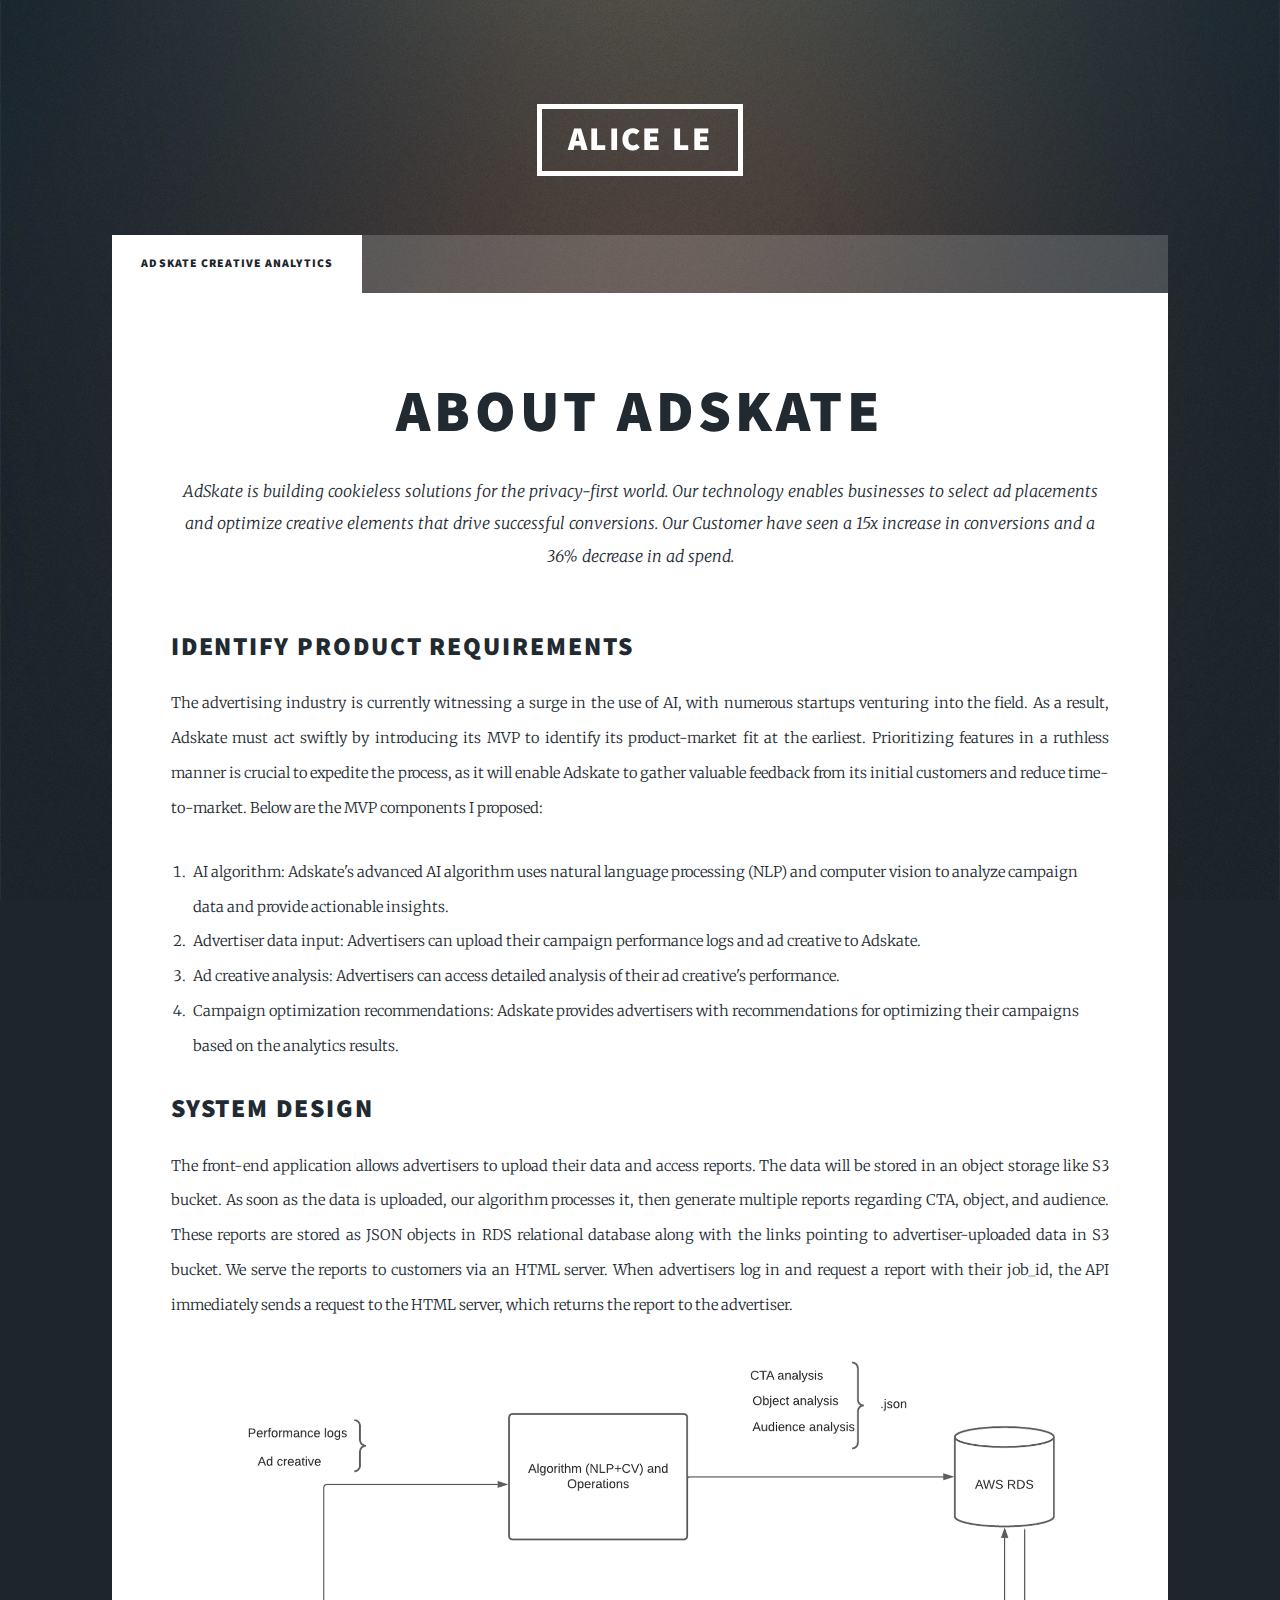
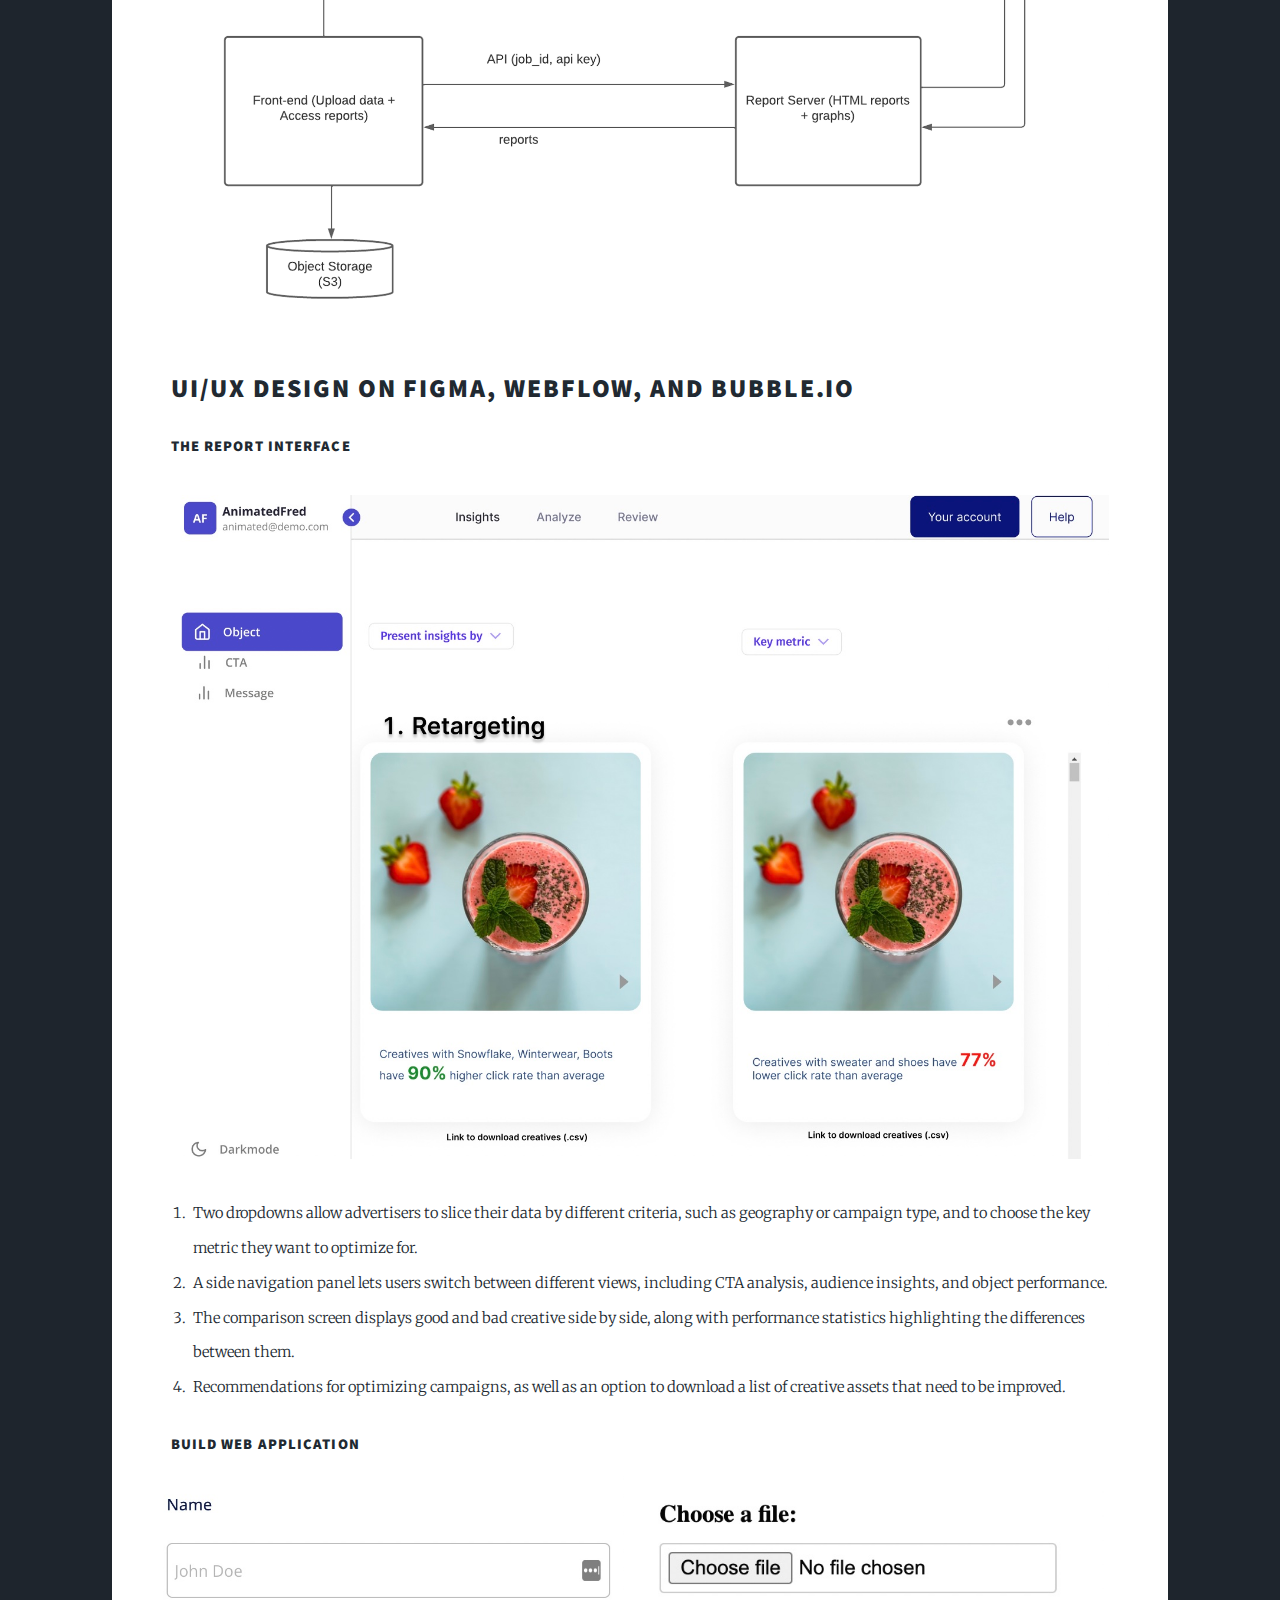
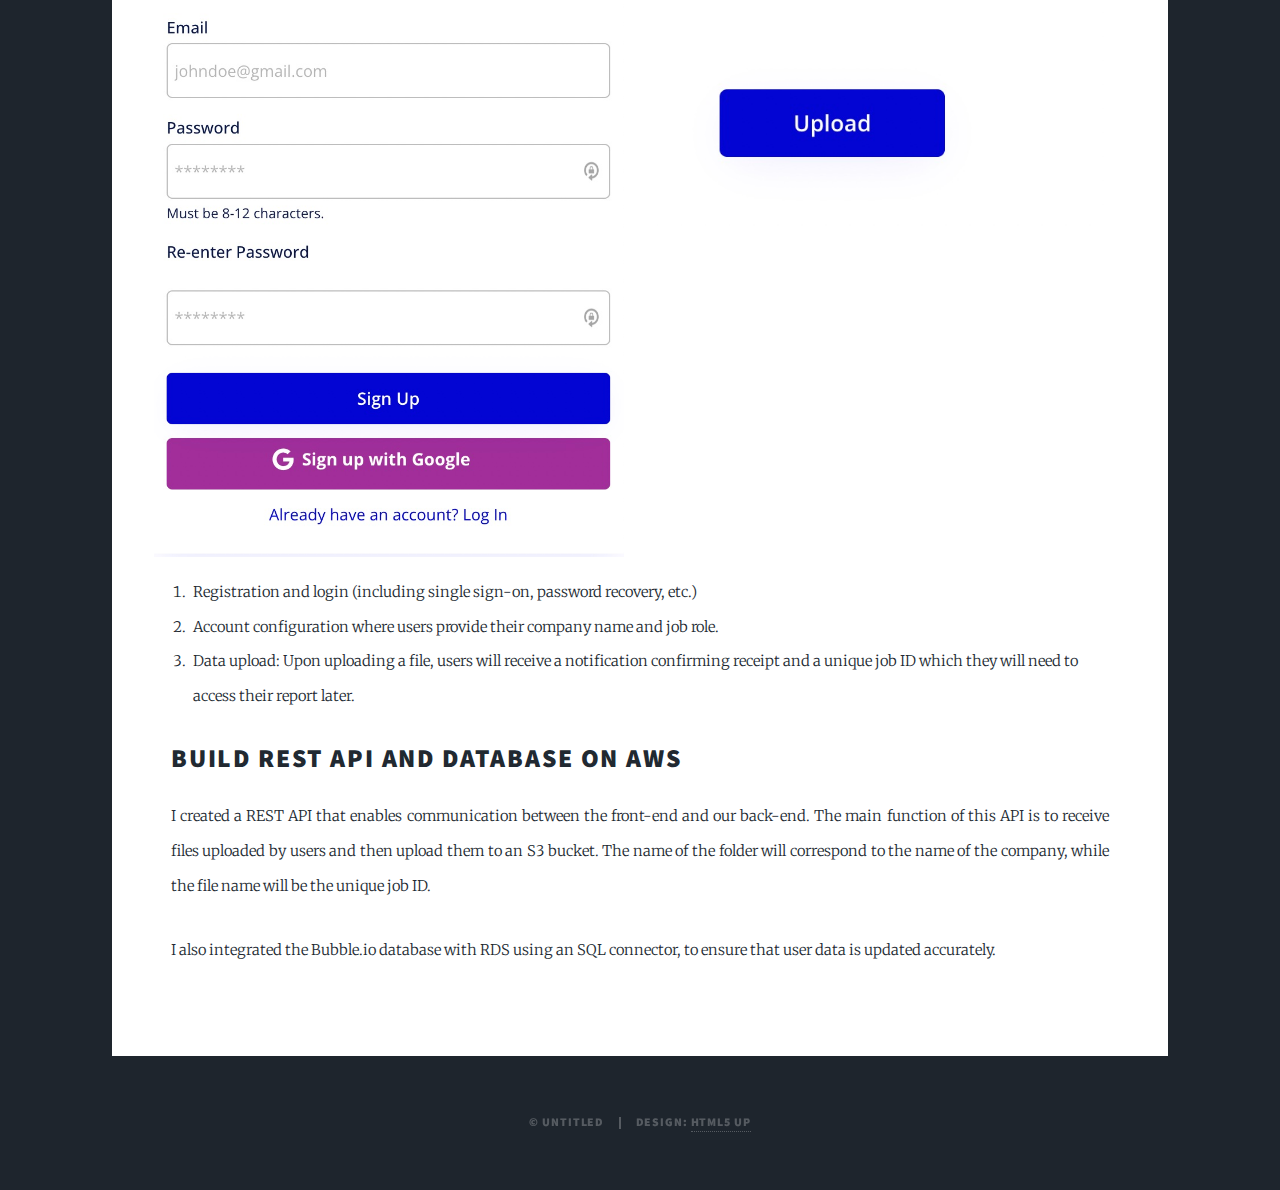
<file: generic.html>
<!DOCTYPE HTML>
<!--
	Massively by HTML5 UP
	html5up.net | @ajlkn
	Free for personal and commercial use under the CCA 3.0 license (html5up.net/license)
-->
<html>
	<head>
		<title>Generic Page - Massively by HTML5 UP</title>
		<meta charset="utf-8" />
		<meta name="viewport" content="width=device-width, initial-scale=1, user-scalable=no" />
		<link rel="stylesheet" href="assets/css/main.css" />
		<noscript><link rel="stylesheet" href="assets/css/noscript.css" /></noscript>
	</head>
	<body class="is-preload">

		<!-- Wrapper -->
			<div id="wrapper">

				<!-- Header -->
					<header id="header">
						<a href="index.html" class="logo">Alice Le</a>
					</header>

				<!-- Nav -->
					<nav id="nav">
						<ul class="links">
							
							<li class="active"><a href="generic.html">Adskate Creative Analytics</a></li>
							
						</ul>
						
					</nav>

				<!-- Main -->
					<div id="main">

						<!-- Post -->
							<section class="post">
								<header class="major">
									
									<h1>About Adskate</h1>
									<p>AdSkate is building cookieless solutions for the privacy-first world. Our technology enables businesses to select ad placements and optimize creative elements that drive successful conversions. Our Customer have seen a 15x increase in conversions and a 36% decrease in ad spend.</p>
								</header>
								<h2>Identify product requirements</h2>
								<p>The advertising industry is currently witnessing a surge in the use of AI, with numerous startups venturing into the field. As a result, Adskate must act swiftly by introducing its MVP to identify its product-market fit at the earliest. Prioritizing features in a ruthless manner is crucial to expedite the process, as it will enable Adskate to gather valuable feedback from its initial customers and reduce time-to-market. Below are the MVP components I proposed:</p>
								<ol><li>AI algorithm: Adskate's advanced AI algorithm uses natural language processing (NLP) and computer vision to analyze campaign data and provide actionable insights.
								</li>
									<li>Advertiser data input: Advertisers can upload their campaign performance logs and ad creative to Adskate.  </li>
									<li>Ad creative analysis: Advertisers can access detailed analysis of their ad creative's performance.
									</li>
									<li>Campaign optimization recommendations: Adskate provides advertisers with recommendations for optimizing their campaigns based on the analytics results.
									</li></ol>
									

								<h2>System Design</h2>
								<p>The front-end application allows advertisers to upload their data and access reports. The data will be stored in an object storage like S3 bucket. As soon as the data is uploaded, our algorithm processes it, then generate multiple reports regarding CTA, object, and audience. These reports are stored as JSON objects in RDS relational database along with the links pointing to advertiser-uploaded data in S3 bucket. We serve the reports to customers via an HTML server.

									When advertisers log in and request a report with their job_id, 
									the API immediately sends a request to the HTML server, which returns the report to the advertiser. <a href="#" class="image fit"><img src="images/system-design.png"></a></p>
								
								<h2>UI/UX Design on Figma, Webflow, and Bubble.io</h2>
								<p><h4>The report interface</h4>
									<a href="#" class="image fit"><img src="images/Adskate.jpg"></a>
								<ol><li>
									Two dropdowns allow advertisers to slice their data by different criteria, such as geography or campaign type, and to choose the key metric they want to optimize for.</li>
									<li>A side navigation panel lets users switch between different views, including CTA analysis, audience insights, and object performance.</li>
									<li>The comparison screen displays good and bad creative side by side, along with performance statistics highlighting the differences between them.</li>
									<li>Recommendations for optimizing campaigns, as well as an option to download a list of creative assets that need to be improved.
								</li></ol></p>
								<p><h4>Build web application</h4>
									<div class="row">
									
									<div class="column"><img src="images/signup.jpg" style="width:100%"></div>
									<div class="column"><img src="images/upload.jpg" style="width:100%"></div>
									</div>	
									<ol><li>
									Registration and login (including single sign-on, password recovery, etc.)</li>
									<li>Account configuration where users provide their company name and job role.</li>
									<li>Data upload: Upon uploading a file, users will receive a notification confirming receipt and a unique job ID which they will need to access their report later.</li>
									</ol></p>
								
								<h2>Build REST API and database on AWS</h2>
								<p>I created a REST API that enables communication between the front-end and our back-end. The main function of this API is to receive files uploaded by users and then upload them to an S3 bucket. The name of the folder will correspond to the name of the company, while the file name will be the unique job ID.</p>
								<p>I also integrated the Bubble.io database with RDS using an SQL connector, to ensure that user data is updated accurately.</p>
							</section>

					</div>

				<!-- Footer -->
					
				<!-- Copyright -->
					<div id="copyright">
						<ul><li>&copy; Untitled</li><li>Design: <a href="https://html5up.net">HTML5 UP</a></li></ul>
					</div>

			</div>

		<!-- Scripts -->
			<script src="assets/js/jquery.min.js"></script>
			<script src="assets/js/jquery.scrollex.min.js"></script>
			<script src="assets/js/jquery.scrolly.min.js"></script>
			<script src="assets/js/browser.min.js"></script>
			<script src="assets/js/breakpoints.min.js"></script>
			<script src="assets/js/util.js"></script>
			<script src="assets/js/main.js"></script>

	</body>
</html>
</file>
<file: assets/css/main.css>
@import url(fontawesome-all.min.css);
@import url("https://fonts.googleapis.com/css?family=Merriweather:300,700,300italic,700italic|Source+Sans+Pro:900");

/*
	Massively by HTML5 UP
	html5up.net | @ajlkn
	Free for personal and commercial use under the CCA 3.0 license (html5up.net/license)
*/

html, body, div, span, applet, object,
iframe, h1, h2, h3, h4, h5, h6, p, blockquote,
pre, a, abbr, acronym, address, big, cite,
code, del, dfn, em, img, ins, kbd, q, s, samp,
small, strike, strong, sub, sup, tt, var, b,
u, i, center, dl, dt, dd, ol, ul, li, fieldset,
form, label, legend, table, caption, tbody,
tfoot, thead, tr, th, td, article, aside,
canvas, details, embed, figure, figcaption,
footer, header, hgroup, menu, nav, output, ruby,
section, summary, time, mark, audio, video {
	margin: 0;
	padding: 0;
	border: 0;
	font-size: 100%;
	font: inherit;
	vertical-align: baseline;}

article, aside, details, figcaption, figure,
footer, header, hgroup, menu, nav, section {
	display: block;}

body {
	line-height: 1;
}

ol, ul {
	list-style: none;
}

blockquote, q {
	quotes: none;
}

	blockquote:before, blockquote:after, q:before, q:after {
		content: '';
		content: none;
	}

table {
	border-collapse: collapse;
	border-spacing: 0;
}

body {
	-webkit-text-size-adjust: none;
}

mark {
	background-color: transparent;
	color: inherit;
}

input::-moz-focus-inner {
	border: 0;
	padding: 0;
}

input, select, textarea {
	-moz-appearance: none;
	-webkit-appearance: none;
	-ms-appearance: none;
	appearance: none;
}

/* Basic */

	@-ms-viewport {
		width: device-width;
	}

	body {
		-ms-overflow-style: scrollbar;
	}

	@media screen and (max-width: 480px) {

		html, body {
			min-width: 320px;
		}

	}

	html {
		box-sizing: border-box;
	}

	*, *:before, *:after {
		box-sizing: inherit;
	}

	body {
		background-color: #1e252d;
	}

		body.is-preload *, body.is-preload *:before, body.is-preload *:after {
			-moz-animation: none !important;
			-webkit-animation: none !important;
			-ms-animation: none !important;
			animation: none !important;
			-moz-transition: none !important;
			-webkit-transition: none !important;
			-ms-transition: none !important;
			transition: none !important;
		}

/* Type */

	html {
		font-size: 16pt;
	}

		@media screen and (max-width: 1680px) {

			html {
				font-size: 12pt;
			}

		}

		@media screen and (max-width: 1280px) {

			html {
				font-size: 11pt;
			}

		}

		@media screen and (max-width: 360px) {

			html {
				font-size: 10pt;
			}

		}

	body {
		color: #212931;
	}

	body, input, select, textarea {
		font-family: "Merriweather", Georgia, serif;
		font-weight: 300;
		font-size: 1rem;
		line-height: 2.375;
	}

	a {
		-moz-transition: color 0.2s ease-in-out, background-color 0.2s ease-in-out, border-color 0.2s ease-in-out, box-shadow 0.2s ease-in-out;
		-webkit-transition: color 0.2s ease-in-out, background-color 0.2s ease-in-out, border-color 0.2s ease-in-out, box-shadow 0.2s ease-in-out;
		-ms-transition: color 0.2s ease-in-out, background-color 0.2s ease-in-out, border-color 0.2s ease-in-out, box-shadow 0.2s ease-in-out;
		transition: color 0.2s ease-in-out, background-color 0.2s ease-in-out, border-color 0.2s ease-in-out, box-shadow 0.2s ease-in-out;
		border-bottom: dotted 1px;
		text-decoration: none;
	}

		a:hover {
			border-bottom-color: transparent;
		}

	strong, b {
		font-weight: 600;
	}

	em, i {
		font-style: italic;
	}

	p {
		text-align: justify;
		margin: 0 0 2rem 0;
	}

	h1, h2, h3, h4, h5, h6 {
		font-family: "Source Sans Pro", Helvetica, sans-serif;
		font-weight: 900;
		line-height: 1.5;
		letter-spacing: 0.075em;
		text-transform: uppercase;
		margin: 0 0 1rem 0;
	}

		h1 a, h2 a, h3 a, h4 a, h5 a, h6 a {
			border-bottom: 0;
			color: inherit;
			text-decoration: none;
		}

	h1 {
		font-size: 4rem;
		line-height: 1.1;
		margin: 0 0 2rem 0;
	}

	h2 {
		font-size: 1.75rem;
		line-height: 1.3;
		margin: 0 0 1.5rem 0;
	}

	h3 {
		font-size: 1.25rem;
		margin: 0 0 1.5rem 0;
	}

	h4 {
		font-size: 1rem;
	}

	h5 {
		font-size: 0.9rem;
	}

	h6 {
		font-size: 0.8rem;
	}

	sub {
		font-size: 0.8rem;
		position: relative;
		top: 0.5rem;
	}

	sup {
		font-size: 0.8rem;
		position: relative;
		top: -0.5rem;
	}

	blockquote {
		border-left: solid 4px;
		font-style: italic;
		margin: 0 0 2rem 0;
		padding: 0.5rem 0 0.5rem 2rem;
	}

	code {
		border: solid 2px;
		font-family: "Courier New", monospace;
		font-size: 0.9rem;
		margin: 0 0.25rem;
		padding: 0.25rem 0.65rem;
	}

	pre {
		-webkit-overflow-scrolling: touch;
		font-family: "Courier New", monospace;
		font-size: 0.9rem;
		margin: 0 0 2rem 0;
	}

		pre code {
			display: block;
			line-height: 1.75;
			padding: 1rem 1.5rem;
			overflow-x: auto;
		}

	hr {
		border: 0;
		border-bottom: solid 2px;
		margin: 3rem 0;
	}

		hr.major {
			margin: 5rem 0;
		}

	.align-left {
		text-align: left;
	}

	.align-center {
		text-align: center;
	}

	.align-right {
		text-align: right;
	}

	input, select, textarea {
		color: #212931;
	}

	a {
		color: #212931;
		border-bottom-color: rgba(33, 41, 49, 0.5);
	}

		a:hover {
			border-bottom-color: transparent;
			color: #18bfef !important;
		}

	strong, b {
		color: #212931;
	}

	h1, h2, h3, h4, h5, h6 {
		color: #212931;
	}

	blockquote {
		border-left-color: #eeeeee;
	}

	code {
		background: rgba(220, 220, 220, 0.25);
		border-color: #eeeeee;
	}

	hr {
		border-bottom-color: #eeeeee;
	}

/* Row */

	.row {
		display: flex;
		flex-wrap: wrap;
		box-sizing: border-box;
		align-items: stretch;
	}

		.row > * {
			box-sizing: border-box;
		}

		.row.gtr-uniform > * > :last-child {
			margin-bottom: 0;
		}

		.row.aln-left {
			justify-content: flex-start;
		}

		.row.aln-center {
			justify-content: center;
		}

		.row.aln-right {
			justify-content: flex-end;
		}

		.row.aln-top {
			align-items: flex-start;
		}

		.row.aln-middle {
			align-items: center;
		}

		.row.aln-bottom {
			align-items: flex-end;
		}

		.row > .imp {
			order: -1;
		}

		.row > .col-1 {
			width: 8.33333%;
		}

		.row > .off-1 {
			margin-left: 8.33333%;
		}

		.row > .col-2 {
			width: 16.66667%;
		}

		.row > .off-2 {
			margin-left: 16.66667%;
		}

		.row > .col-3 {
			width: 25%;
		}

		.row > .off-3 {
			margin-left: 25%;
		}

		.row > .col-4 {
			width: 33.33333%;
		}

		.row > .off-4 {
			margin-left: 33.33333%;
		}

		.row > .col-5 {
			width: 41.66667%;
		}

		.row > .off-5 {
			margin-left: 41.66667%;
		}

		.row > .col-6 {
			width: 50%;
		}

		.row > .off-6 {
			margin-left: 50%;
		}

		.row > .col-7 {
			width: 58.33333%;
		}

		.row > .off-7 {
			margin-left: 58.33333%;
		}

		.row > .col-8 {
			width: 66.66667%;
		}

		.row > .off-8 {
			margin-left: 66.66667%;
		}

		.row > .col-9 {
			width: 75%;
		}

		.row > .off-9 {
			margin-left: 75%;
		}

		.row > .col-10 {
			width: 83.33333%;
		}

		.row > .off-10 {
			margin-left: 83.33333%;
		}

		.row > .col-11 {
			width: 91.66667%;
		}

		.row > .off-11 {
			margin-left: 91.66667%;
		}

		.row > .col-12 {
			width: 100%;
		}

		.row > .off-12 {
			margin-left: 100%;
		}

		.row.gtr-0 {
			margin-top: 0;
			margin-left: 0rem;
		}

			.row.gtr-0 > * {
				padding: 0 0 0 0rem;
			}

			.row.gtr-0.gtr-uniform {
				margin-top: 0rem;
			}

				.row.gtr-0.gtr-uniform > * {
					padding-top: 0rem;
				}

		.row.gtr-25 {
			margin-top: 0;
			margin-left: -0.375rem;
		}

			.row.gtr-25 > * {
				padding: 0 0 0 0.375rem;
			}

			.row.gtr-25.gtr-uniform {
				margin-top: -0.375rem;
			}

				.row.gtr-25.gtr-uniform > * {
					padding-top: 0.375rem;
				}

		.row.gtr-50 {
			margin-top: 0;
			margin-left: -0.75rem;
		}

			.row.gtr-50 > * {
				padding: 0 0 0 0.75rem;
			}

			.row.gtr-50.gtr-uniform {
				margin-top: -0.75rem;
			}

				.row.gtr-50.gtr-uniform > * {
					padding-top: 0.75rem;
				}

		.row {
			margin-top: 0;
			margin-left: -1.5rem;
		}

			.row > * {
				padding: 0 0 0 1.5rem;
			}

			.row.gtr-uniform {
				margin-top: -1.5rem;
			}

				.row.gtr-uniform > * {
					padding-top: 1.5rem;
				}

		.row.gtr-150 {
			margin-top: 0;
			margin-left: -2.25rem;
		}

			.row.gtr-150 > * {
				padding: 0 0 0 2.25rem;
			}

			.row.gtr-150.gtr-uniform {
				margin-top: -2.25rem;
			}

				.row.gtr-150.gtr-uniform > * {
					padding-top: 2.25rem;
				}

		.row.gtr-200 {
			margin-top: 0;
			margin-left: -3rem;
		}

			.row.gtr-200 > * {
				padding: 0 0 0 3rem;
			}

			.row.gtr-200.gtr-uniform {
				margin-top: -3rem;
			}

				.row.gtr-200.gtr-uniform > * {
					padding-top: 3rem;
				}

		@media screen and (max-width: 1680px) {

			.row {
				display: flex;
				flex-wrap: wrap;
				box-sizing: border-box;
				align-items: stretch;
			}

				.row > * {
					box-sizing: border-box;
				}

				.row.gtr-uniform > * > :last-child {
					margin-bottom: 0;
				}

				.row.aln-left {
					justify-content: flex-start;
				}

				.row.aln-center {
					justify-content: center;
				}

				.row.aln-right {
					justify-content: flex-end;
				}

				.row.aln-top {
					align-items: flex-start;
				}

				.row.aln-middle {
					align-items: center;
				}

				.row.aln-bottom {
					align-items: flex-end;
				}

				.row > .imp-xlarge {
					order: -1;
				}

				.row > .col-1-xlarge {
					width: 8.33333%;
				}

				.row > .off-1-xlarge {
					margin-left: 8.33333%;
				}

				.row > .col-2-xlarge {
					width: 16.66667%;
				}

				.row > .off-2-xlarge {
					margin-left: 16.66667%;
				}

				.row > .col-3-xlarge {
					width: 25%;
				}

				.row > .off-3-xlarge {
					margin-left: 25%;
				}

				.row > .col-4-xlarge {
					width: 33.33333%;
				}

				.row > .off-4-xlarge {
					margin-left: 33.33333%;
				}

				.row > .col-5-xlarge {
					width: 41.66667%;
				}

				.row > .off-5-xlarge {
					margin-left: 41.66667%;
				}

				.row > .col-6-xlarge {
					width: 50%;
				}

				.row > .off-6-xlarge {
					margin-left: 50%;
				}

				.row > .col-7-xlarge {
					width: 58.33333%;
				}

				.row > .off-7-xlarge {
					margin-left: 58.33333%;
				}

				.row > .col-8-xlarge {
					width: 66.66667%;
				}

				.row > .off-8-xlarge {
					margin-left: 66.66667%;
				}

				.row > .col-9-xlarge {
					width: 75%;
				}

				.row > .off-9-xlarge {
					margin-left: 75%;
				}

				.row > .col-10-xlarge {
					width: 83.33333%;
				}

				.row > .off-10-xlarge {
					margin-left: 83.33333%;
				}

				.row > .col-11-xlarge {
					width: 91.66667%;
				}

				.row > .off-11-xlarge {
					margin-left: 91.66667%;
				}

				.row > .col-12-xlarge {
					width: 100%;
				}

				.row > .off-12-xlarge {
					margin-left: 100%;
				}

				.row.gtr-0 {
					margin-top: 0;
					margin-left: 0rem;
				}

					.row.gtr-0 > * {
						padding: 0 0 0 0rem;
					}

					.row.gtr-0.gtr-uniform {
						margin-top: 0rem;
					}

						.row.gtr-0.gtr-uniform > * {
							padding-top: 0rem;
						}

				.row.gtr-25 {
					margin-top: 0;
					margin-left: -0.375rem;
				}

					.row.gtr-25 > * {
						padding: 0 0 0 0.375rem;
					}

					.row.gtr-25.gtr-uniform {
						margin-top: -0.375rem;
					}

						.row.gtr-25.gtr-uniform > * {
							padding-top: 0.375rem;
						}

				.row.gtr-50 {
					margin-top: 0;
					margin-left: -0.75rem;
				}

					.row.gtr-50 > * {
						padding: 0 0 0 0.75rem;
					}

					.row.gtr-50.gtr-uniform {
						margin-top: -0.75rem;
					}

						.row.gtr-50.gtr-uniform > * {
							padding-top: 0.75rem;
						}

				.row {
					margin-top: 0;
					margin-left: -1.5rem;
				}

					.row > * {
						padding: 0 0 0 1.5rem;
					}

					.row.gtr-uniform {
						margin-top: -1.5rem;
					}

						.row.gtr-uniform > * {
							padding-top: 1.5rem;
						}

				.row.gtr-150 {
					margin-top: 0;
					margin-left: -2.25rem;
				}

					.row.gtr-150 > * {
						padding: 0 0 0 2.25rem;
					}

					.row.gtr-150.gtr-uniform {
						margin-top: -2.25rem;
					}

						.row.gtr-150.gtr-uniform > * {
							padding-top: 2.25rem;
						}

				.row.gtr-200 {
					margin-top: 0;
					margin-left: -3rem;
				}

					.row.gtr-200 > * {
						padding: 0 0 0 3rem;
					}

					.row.gtr-200.gtr-uniform {
						margin-top: -3rem;
					}

						.row.gtr-200.gtr-uniform > * {
							padding-top: 3rem;
						}

		}

		@media screen and (max-width: 1280px) {

			.row {
				display: flex;
				flex-wrap: wrap;
				box-sizing: border-box;
				align-items: stretch;
			}

				.row > * {
					box-sizing: border-box;
				}

				.row.gtr-uniform > * > :last-child {
					margin-bottom: 0;
				}

				.row.aln-left {
					justify-content: flex-start;
				}

				.row.aln-center {
					justify-content: center;
				}

				.row.aln-right {
					justify-content: flex-end;
				}

				.row.aln-top {
					align-items: flex-start;
				}

				.row.aln-middle {
					align-items: center;
				}

				.row.aln-bottom {
					align-items: flex-end;
				}

				.row > .imp-large {
					order: -1;
				}

				.row > .col-1-large {
					width: 8.33333%;
				}

				.row > .off-1-large {
					margin-left: 8.33333%;
				}

				.row > .col-2-large {
					width: 16.66667%;
				}

				.row > .off-2-large {
					margin-left: 16.66667%;
				}

				.row > .col-3-large {
					width: 25%;
				}

				.row > .off-3-large {
					margin-left: 25%;
				}

				.row > .col-4-large {
					width: 33.33333%;
				}

				.row > .off-4-large {
					margin-left: 33.33333%;
				}

				.row > .col-5-large {
					width: 41.66667%;
				}

				.row > .off-5-large {
					margin-left: 41.66667%;
				}

				.row > .col-6-large {
					width: 50%;
				}

				.row > .off-6-large {
					margin-left: 50%;
				}

				.row > .col-7-large {
					width: 58.33333%;
				}

				.row > .off-7-large {
					margin-left: 58.33333%;
				}

				.row > .col-8-large {
					width: 66.66667%;
				}

				.row > .off-8-large {
					margin-left: 66.66667%;
				}

				.row > .col-9-large {
					width: 75%;
				}

				.row > .off-9-large {
					margin-left: 75%;
				}

				.row > .col-10-large {
					width: 83.33333%;
				}

				.row > .off-10-large {
					margin-left: 83.33333%;
				}

				.row > .col-11-large {
					width: 91.66667%;
				}

				.row > .off-11-large {
					margin-left: 91.66667%;
				}

				.row > .col-12-large {
					width: 100%;
				}

				.row > .off-12-large {
					margin-left: 100%;
				}

				.row.gtr-0 {
					margin-top: 0;
					margin-left: 0rem;
				}

					.row.gtr-0 > * {
						padding: 0 0 0 0rem;
					}

					.row.gtr-0.gtr-uniform {
						margin-top: 0rem;
					}

						.row.gtr-0.gtr-uniform > * {
							padding-top: 0rem;
						}

				.row.gtr-25 {
					margin-top: 0;
					margin-left: -0.375rem;
				}

					.row.gtr-25 > * {
						padding: 0 0 0 0.375rem;
					}

					.row.gtr-25.gtr-uniform {
						margin-top: -0.375rem;
					}

						.row.gtr-25.gtr-uniform > * {
							padding-top: 0.375rem;
						}

				.row.gtr-50 {
					margin-top: 0;
					margin-left: -0.75rem;
				}

					.row.gtr-50 > * {
						padding: 0 0 0 0.75rem;
					}

					.row.gtr-50.gtr-uniform {
						margin-top: -0.75rem;
					}

						.row.gtr-50.gtr-uniform > * {
							padding-top: 0.75rem;
						}

				.row {
					margin-top: 0;
					margin-left: -1.5rem;
				}

					.row > * {
						padding: 0 0 0 1.5rem;
					}

					.row.gtr-uniform {
						margin-top: -1.5rem;
					}

						.row.gtr-uniform > * {
							padding-top: 1.5rem;
						}

				.row.gtr-150 {
					margin-top: 0;
					margin-left: -2.25rem;
				}

					.row.gtr-150 > * {
						padding: 0 0 0 2.25rem;
					}

					.row.gtr-150.gtr-uniform {
						margin-top: -2.25rem;
					}

						.row.gtr-150.gtr-uniform > * {
							padding-top: 2.25rem;
						}

				.row.gtr-200 {
					margin-top: 0;
					margin-left: -3rem;
				}

					.row.gtr-200 > * {
						padding: 0 0 0 3rem;
					}

					.row.gtr-200.gtr-uniform {
						margin-top: -3rem;
					}

						.row.gtr-200.gtr-uniform > * {
							padding-top: 3rem;
						}

		}

		@media screen and (max-width: 980px) {

			.row {
				display: flex;
				flex-wrap: wrap;
				box-sizing: border-box;
				align-items: stretch;
			}

				.row > * {
					box-sizing: border-box;
				}

				.row.gtr-uniform > * > :last-child {
					margin-bottom: 0;
				}

				.row.aln-left {
					justify-content: flex-start;
				}

				.row.aln-center {
					justify-content: center;
				}

				.row.aln-right {
					justify-content: flex-end;
				}

				.row.aln-top {
					align-items: flex-start;
				}

				.row.aln-middle {
					align-items: center;
				}

				.row.aln-bottom {
					align-items: flex-end;
				}

				.row > .imp-medium {
					order: -1;
				}

				.row > .col-1-medium {
					width: 8.33333%;
				}

				.row > .off-1-medium {
					margin-left: 8.33333%;
				}

				.row > .col-2-medium {
					width: 16.66667%;
				}

				.row > .off-2-medium {
					margin-left: 16.66667%;
				}

				.row > .col-3-medium {
					width: 25%;
				}

				.row > .off-3-medium {
					margin-left: 25%;
				}

				.row > .col-4-medium {
					width: 33.33333%;
				}

				.row > .off-4-medium {
					margin-left: 33.33333%;
				}

				.row > .col-5-medium {
					width: 41.66667%;
				}

				.row > .off-5-medium {
					margin-left: 41.66667%;
				}

				.row > .col-6-medium {
					width: 50%;
				}

				.row > .off-6-medium {
					margin-left: 50%;
				}

				.row > .col-7-medium {
					width: 58.33333%;
				}

				.row > .off-7-medium {
					margin-left: 58.33333%;
				}

				.row > .col-8-medium {
					width: 66.66667%;
				}

				.row > .off-8-medium {
					margin-left: 66.66667%;
				}

				.row > .col-9-medium {
					width: 75%;
				}

				.row > .off-9-medium {
					margin-left: 75%;
				}

				.row > .col-10-medium {
					width: 83.33333%;
				}

				.row > .off-10-medium {
					margin-left: 83.33333%;
				}

				.row > .col-11-medium {
					width: 91.66667%;
				}

				.row > .off-11-medium {
					margin-left: 91.66667%;
				}

				.row > .col-12-medium {
					width: 100%;
				}

				.row > .off-12-medium {
					margin-left: 100%;
				}

				.row.gtr-0 {
					margin-top: 0;
					margin-left: 0rem;
				}

					.row.gtr-0 > * {
						padding: 0 0 0 0rem;
					}

					.row.gtr-0.gtr-uniform {
						margin-top: 0rem;
					}

						.row.gtr-0.gtr-uniform > * {
							padding-top: 0rem;
						}

				.row.gtr-25 {
					margin-top: 0;
					margin-left: -0.375rem;
				}

					.row.gtr-25 > * {
						padding: 0 0 0 0.375rem;
					}

					.row.gtr-25.gtr-uniform {
						margin-top: -0.375rem;
					}

						.row.gtr-25.gtr-uniform > * {
							padding-top: 0.375rem;
						}

				.row.gtr-50 {
					margin-top: 0;
					margin-left: -0.75rem;
				}

					.row.gtr-50 > * {
						padding: 0 0 0 0.75rem;
					}

					.row.gtr-50.gtr-uniform {
						margin-top: -0.75rem;
					}

						.row.gtr-50.gtr-uniform > * {
							padding-top: 0.75rem;
						}

				.row {
					margin-top: 0;
					margin-left: -1.5rem;
				}

					.row > * {
						padding: 0 0 0 1.5rem;
					}

					.row.gtr-uniform {
						margin-top: -1.5rem;
					}

						.row.gtr-uniform > * {
							padding-top: 1.5rem;
						}

				.row.gtr-150 {
					margin-top: 0;
					margin-left: -2.25rem;
				}

					.row.gtr-150 > * {
						padding: 0 0 0 2.25rem;
					}

					.row.gtr-150.gtr-uniform {
						margin-top: -2.25rem;
					}

						.row.gtr-150.gtr-uniform > * {
							padding-top: 2.25rem;
						}

				.row.gtr-200 {
					margin-top: 0;
					margin-left: -3rem;
				}

					.row.gtr-200 > * {
						padding: 0 0 0 3rem;
					}

					.row.gtr-200.gtr-uniform {
						margin-top: -3rem;
					}

						.row.gtr-200.gtr-uniform > * {
							padding-top: 3rem;
						}

		}

		@media screen and (max-width: 736px) {

			.row {
				display: flex;
				flex-wrap: wrap;
				box-sizing: border-box;
				align-items: stretch;
			}

				.row > * {
					box-sizing: border-box;
				}

				.row.gtr-uniform > * > :last-child {
					margin-bottom: 0;
				}

				.row.aln-left {
					justify-content: flex-start;
				}

				.row.aln-center {
					justify-content: center;
				}

				.row.aln-right {
					justify-content: flex-end;
				}

				.row.aln-top {
					align-items: flex-start;
				}

				.row.aln-middle {
					align-items: center;
				}

				.row.aln-bottom {
					align-items: flex-end;
				}

				.row > .imp-small {
					order: -1;
				}

				.row > .col-1-small {
					width: 8.33333%;
				}

				.row > .off-1-small {
					margin-left: 8.33333%;
				}

				.row > .col-2-small {
					width: 16.66667%;
				}

				.row > .off-2-small {
					margin-left: 16.66667%;
				}

				.row > .col-3-small {
					width: 25%;
				}

				.row > .off-3-small {
					margin-left: 25%;
				}

				.row > .col-4-small {
					width: 33.33333%;
				}

				.row > .off-4-small {
					margin-left: 33.33333%;
				}

				.row > .col-5-small {
					width: 41.66667%;
				}

				.row > .off-5-small {
					margin-left: 41.66667%;
				}

				.row > .col-6-small {
					width: 50%;
				}

				.row > .off-6-small {
					margin-left: 50%;
				}

				.row > .col-7-small {
					width: 58.33333%;
				}

				.row > .off-7-small {
					margin-left: 58.33333%;
				}

				.row > .col-8-small {
					width: 66.66667%;
				}

				.row > .off-8-small {
					margin-left: 66.66667%;
				}

				.row > .col-9-small {
					width: 75%;
				}

				.row > .off-9-small {
					margin-left: 75%;
				}

				.row > .col-10-small {
					width: 83.33333%;
				}

				.row > .off-10-small {
					margin-left: 83.33333%;
				}

				.row > .col-11-small {
					width: 91.66667%;
				}

				.row > .off-11-small {
					margin-left: 91.66667%;
				}

				.row > .col-12-small {
					width: 100%;
				}

				.row > .off-12-small {
					margin-left: 100%;
				}

				.row.gtr-0 {
					margin-top: 0;
					margin-left: 0rem;
				}

					.row.gtr-0 > * {
						padding: 0 0 0 0rem;
					}

					.row.gtr-0.gtr-uniform {
						margin-top: 0rem;
					}

						.row.gtr-0.gtr-uniform > * {
							padding-top: 0rem;
						}

				.row.gtr-25 {
					margin-top: 0;
					margin-left: -0.375rem;
				}

					.row.gtr-25 > * {
						padding: 0 0 0 0.375rem;
					}

					.row.gtr-25.gtr-uniform {
						margin-top: -0.375rem;
					}

						.row.gtr-25.gtr-uniform > * {
							padding-top: 0.375rem;
						}

				.row.gtr-50 {
					margin-top: 0;
					margin-left: -0.75rem;
				}

					.row.gtr-50 > * {
						padding: 0 0 0 0.75rem;
					}

					.row.gtr-50.gtr-uniform {
						margin-top: -0.75rem;
					}

						.row.gtr-50.gtr-uniform > * {
							padding-top: 0.75rem;
						}

				.row {
					margin-top: 0;
					margin-left: -1.5rem;
				}

					.row > * {
						padding: 0 0 0 1.5rem;
					}

					.row.gtr-uniform {
						margin-top: -1.5rem;
					}

						.row.gtr-uniform > * {
							padding-top: 1.5rem;
						}

				.row.gtr-150 {
					margin-top: 0;
					margin-left: -2.25rem;
				}

					.row.gtr-150 > * {
						padding: 0 0 0 2.25rem;
					}

					.row.gtr-150.gtr-uniform {
						margin-top: -2.25rem;
					}

						.row.gtr-150.gtr-uniform > * {
							padding-top: 2.25rem;
						}

				.row.gtr-200 {
					margin-top: 0;
					margin-left: -3rem;
				}

					.row.gtr-200 > * {
						padding: 0 0 0 3rem;
					}

					.row.gtr-200.gtr-uniform {
						margin-top: -3rem;
					}

						.row.gtr-200.gtr-uniform > * {
							padding-top: 3rem;
						}

		}

		@media screen and (max-width: 480px) {

			.row {
				display: flex;
				flex-wrap: wrap;
				box-sizing: border-box;
				align-items: stretch;
			}

				.row > * {
					box-sizing: border-box;
				}

				.row.gtr-uniform > * > :last-child {
					margin-bottom: 0;
				}

				.row.aln-left {
					justify-content: flex-start;
				}

				.row.aln-center {
					justify-content: center;
				}

				.row.aln-right {
					justify-content: flex-end;
				}

				.row.aln-top {
					align-items: flex-start;
				}

				.row.aln-middle {
					align-items: center;
				}

				.row.aln-bottom {
					align-items: flex-end;
				}

				.row > .imp-xsmall {
					order: -1;
				}

				.row > .col-1-xsmall {
					width: 8.33333%;
				}

				.row > .off-1-xsmall {
					margin-left: 8.33333%;
				}

				.row > .col-2-xsmall {
					width: 16.66667%;
				}

				.row > .off-2-xsmall {
					margin-left: 16.66667%;
				}

				.row > .col-3-xsmall {
					width: 25%;
				}

				.row > .off-3-xsmall {
					margin-left: 25%;
				}

				.row > .col-4-xsmall {
					width: 33.33333%;
				}

				.row > .off-4-xsmall {
					margin-left: 33.33333%;
				}

				.row > .col-5-xsmall {
					width: 41.66667%;
				}

				.row > .off-5-xsmall {
					margin-left: 41.66667%;
				}

				.row > .col-6-xsmall {
					width: 50%;
				}

				.row > .off-6-xsmall {
					margin-left: 50%;
				}

				.row > .col-7-xsmall {
					width: 58.33333%;
				}

				.row > .off-7-xsmall {
					margin-left: 58.33333%;
				}

				.row > .col-8-xsmall {
					width: 66.66667%;
				}

				.row > .off-8-xsmall {
					margin-left: 66.66667%;
				}

				.row > .col-9-xsmall {
					width: 75%;
				}

				.row > .off-9-xsmall {
					margin-left: 75%;
				}

				.row > .col-10-xsmall {
					width: 83.33333%;
				}

				.row > .off-10-xsmall {
					margin-left: 83.33333%;
				}

				.row > .col-11-xsmall {
					width: 91.66667%;
				}

				.row > .off-11-xsmall {
					margin-left: 91.66667%;
				}

				.row > .col-12-xsmall {
					width: 100%;
				}

				.row > .off-12-xsmall {
					margin-left: 100%;
				}

				.row.gtr-0 {
					margin-top: 0;
					margin-left: 0rem;
				}

					.row.gtr-0 > * {
						padding: 0 0 0 0rem;
					}

					.row.gtr-0.gtr-uniform {
						margin-top: 0rem;
					}

						.row.gtr-0.gtr-uniform > * {
							padding-top: 0rem;
						}

				.row.gtr-25 {
					margin-top: 0;
					margin-left: -0.375rem;
				}

					.row.gtr-25 > * {
						padding: 0 0 0 0.375rem;
					}

					.row.gtr-25.gtr-uniform {
						margin-top: -0.375rem;
					}

						.row.gtr-25.gtr-uniform > * {
							padding-top: 0.375rem;
						}

				.row.gtr-50 {
					margin-top: 0;
					margin-left: -0.75rem;
				}

					.row.gtr-50 > * {
						padding: 0 0 0 0.75rem;
					}

					.row.gtr-50.gtr-uniform {
						margin-top: -0.75rem;
					}

						.row.gtr-50.gtr-uniform > * {
							padding-top: 0.75rem;
						}

				.row {
					margin-top: 0;
					margin-left: -1.5rem;
				}

					.row > * {
						padding: 0 0 0 1.5rem;
					}

					.row.gtr-uniform {
						margin-top: -1.5rem;
					}

						.row.gtr-uniform > * {
							padding-top: 1.5rem;
						}

				.row.gtr-150 {
					margin-top: 0;
					margin-left: -2.25rem;
				}

					.row.gtr-150 > * {
						padding: 0 0 0 2.25rem;
					}

					.row.gtr-150.gtr-uniform {
						margin-top: -2.25rem;
					}

						.row.gtr-150.gtr-uniform > * {
							padding-top: 2.25rem;
						}

				.row.gtr-200 {
					margin-top: 0;
					margin-left: -3rem;
				}

					.row.gtr-200 > * {
						padding: 0 0 0 3rem;
					}

					.row.gtr-200.gtr-uniform {
						margin-top: -3rem;
					}

						.row.gtr-200.gtr-uniform > * {
							padding-top: 3rem;
						}

		}

		@media screen and (max-width: 360px) {

			.row {
				display: flex;
				flex-wrap: wrap;
				box-sizing: border-box;
				align-items: stretch;
			}

				.row > * {
					box-sizing: border-box;
				}

				.row.gtr-uniform > * > :last-child {
					margin-bottom: 0;
				}

				.row.aln-left {
					justify-content: flex-start;
				}

				.row.aln-center {
					justify-content: center;
				}

				.row.aln-right {
					justify-content: flex-end;
				}

				.row.aln-top {
					align-items: flex-start;
				}

				.row.aln-middle {
					align-items: center;
				}

				.row.aln-bottom {
					align-items: flex-end;
				}

				.row > .imp-xxsmall {
					order: -1;
				}

				.row > .col-1-xxsmall {
					width: 8.33333%;
				}

				.row > .off-1-xxsmall {
					margin-left: 8.33333%;
				}

				.row > .col-2-xxsmall {
					width: 16.66667%;
				}

				.row > .off-2-xxsmall {
					margin-left: 16.66667%;
				}

				.row > .col-3-xxsmall {
					width: 25%;
				}

				.row > .off-3-xxsmall {
					margin-left: 25%;
				}

				.row > .col-4-xxsmall {
					width: 33.33333%;
				}

				.row > .off-4-xxsmall {
					margin-left: 33.33333%;
				}

				.row > .col-5-xxsmall {
					width: 41.66667%;
				}

				.row > .off-5-xxsmall {
					margin-left: 41.66667%;
				}

				.row > .col-6-xxsmall {
					width: 50%;
				}

				.row > .off-6-xxsmall {
					margin-left: 50%;
				}

				.row > .col-7-xxsmall {
					width: 58.33333%;
				}

				.row > .off-7-xxsmall {
					margin-left: 58.33333%;
				}

				.row > .col-8-xxsmall {
					width: 66.66667%;
				}

				.row > .off-8-xxsmall {
					margin-left: 66.66667%;
				}

				.row > .col-9-xxsmall {
					width: 75%;
				}

				.row > .off-9-xxsmall {
					margin-left: 75%;
				}

				.row > .col-10-xxsmall {
					width: 83.33333%;
				}

				.row > .off-10-xxsmall {
					margin-left: 83.33333%;
				}

				.row > .col-11-xxsmall {
					width: 91.66667%;
				}

				.row > .off-11-xxsmall {
					margin-left: 91.66667%;
				}

				.row > .col-12-xxsmall {
					width: 100%;
				}

				.row > .off-12-xxsmall {
					margin-left: 100%;
				}

				.row.gtr-0 {
					margin-top: 0;
					margin-left: 0rem;
				}

					.row.gtr-0 > * {
						padding: 0 0 0 0rem;
					}

					.row.gtr-0.gtr-uniform {
						margin-top: 0rem;
					}

						.row.gtr-0.gtr-uniform > * {
							padding-top: 0rem;
						}

				.row.gtr-25 {
					margin-top: 0;
					margin-left: -0.375rem;
				}

					.row.gtr-25 > * {
						padding: 0 0 0 0.375rem;
					}

					.row.gtr-25.gtr-uniform {
						margin-top: -0.375rem;
					}

						.row.gtr-25.gtr-uniform > * {
							padding-top: 0.375rem;
						}

				.row.gtr-50 {
					margin-top: 0;
					margin-left: -0.75rem;
				}

					.row.gtr-50 > * {
						padding: 0 0 0 0.75rem;
					}

					.row.gtr-50.gtr-uniform {
						margin-top: -0.75rem;
					}

						.row.gtr-50.gtr-uniform > * {
							padding-top: 0.75rem;
						}

				.row {
					margin-top: 0;
					margin-left: -1.5rem;
				}

					.row > * {
						padding: 0 0 0 1.5rem;
					}

					.row.gtr-uniform {
						margin-top: -1.5rem;
					}

						.row.gtr-uniform > * {
							padding-top: 1.5rem;
						}

				.row.gtr-150 {
					margin-top: 0;
					margin-left: -2.25rem;
				}

					.row.gtr-150 > * {
						padding: 0 0 0 2.25rem;
					}

					.row.gtr-150.gtr-uniform {
						margin-top: -2.25rem;
					}

						.row.gtr-150.gtr-uniform > * {
							padding-top: 2.25rem;
						}

				.row.gtr-200 {
					margin-top: 0;
					margin-left: -3rem;
				}

					.row.gtr-200 > * {
						padding: 0 0 0 3rem;
					}

					.row.gtr-200.gtr-uniform {
						margin-top: -3rem;
					}

						.row.gtr-200.gtr-uniform > * {
							padding-top: 3rem;
						}

		}

/* Box */

	.box {
		border: solid 2px;
		margin-bottom: 2rem;
		padding: 1.5rem;
	}

		.box > :last-child,
		.box > :last-child > :last-child,
		.box > :last-child > :last-child > :last-child {
			margin-bottom: 0;
		}

		.box.alt {
			border: 0;
			border-radius: 0;
			padding: 0;
		}

	.box {
		border-color: #eeeeee;
	}

/* Button */

	input[type="submit"],
	input[type="reset"],
	input[type="button"],
	button,
	.button {
		-moz-appearance: none;
		-webkit-appearance: none;
		-ms-appearance: none;
		appearance: none;
		-moz-transition: background-color 0.2s ease-in-out, box-shadow 0.2s ease-in-out, color 0.2s ease-in-out;
		-webkit-transition: background-color 0.2s ease-in-out, box-shadow 0.2s ease-in-out, color 0.2s ease-in-out;
		-ms-transition: background-color 0.2s ease-in-out, box-shadow 0.2s ease-in-out, color 0.2s ease-in-out;
		transition: background-color 0.2s ease-in-out, box-shadow 0.2s ease-in-out, color 0.2s ease-in-out;
		border: 0;
		border-radius: 0;
		cursor: pointer;
		display: inline-block;
		font-family: "Source Sans Pro", Helvetica, sans-serif;
		font-size: 0.8rem;
		font-weight: 900;
		letter-spacing: 0.075em;
		height: 3rem;
		line-height: 3rem;
		padding: 0 2rem;
		text-align: center;
		text-decoration: none;
		text-transform: uppercase;
		white-space: nowrap;
	}

		input[type="submit"].icon:before,
		input[type="reset"].icon:before,
		input[type="button"].icon:before,
		button.icon:before,
		.button.icon:before {
			margin-right: 0.5rem;
		}

		input[type="submit"].icon.solo,
		input[type="reset"].icon.solo,
		input[type="button"].icon.solo,
		button.icon.solo,
		.button.icon.solo {
			position: relative;
			width: 4rem;
			height: 4rem;
			line-height: 4rem;
			border-radius: 4rem;
			text-indent: 4rem;
			overflow: hidden;
			padding: 0;
			white-space: nowrap;
		}

			input[type="submit"].icon.solo:before,
			input[type="reset"].icon.solo:before,
			input[type="button"].icon.solo:before,
			button.icon.solo:before,
			.button.icon.solo:before {
				position: absolute;
				display: block;
				top: 0;
				left: 0;
				width: inherit;
				height: inherit;
				line-height: inherit;
				font-size: 1.25rem;
				margin-right: 0;
				text-align: center;
				text-indent: 0;
			}

		input[type="submit"].fit,
		input[type="reset"].fit,
		input[type="button"].fit,
		button.fit,
		.button.fit {
			width: 100%;
		}

		input[type="submit"].small,
		input[type="reset"].small,
		input[type="button"].small,
		button.small,
		.button.small {
			font-size: 0.7rem;
			height: 2.5rem;
			line-height: 2.5rem;
			padding: 0 1.5rem;
		}

		input[type="submit"].large,
		input[type="reset"].large,
		input[type="button"].large,
		button.large,
		.button.large {
			font-size: 0.9rem;
			height: 3.5rem;
			line-height: 3.5rem;
			padding: 0 2.75rem;
		}

		@media screen and (max-width: 980px) {

			input[type="submit"],
			input[type="reset"],
			input[type="button"],
			button,
			.button {
				font-size: 0.9rem;
				height: 3.25rem;
				line-height: 3.25rem;
			}

				input[type="submit"].large,
				input[type="reset"].large,
				input[type="button"].large,
				button.large,
				.button.large {
					font-size: 1rem;
					height: 3.75rem;
					line-height: 3.75rem;
				}

		}

		input[type="submit"].disabled, input[type="submit"]:disabled,
		input[type="reset"].disabled,
		input[type="reset"]:disabled,
		input[type="button"].disabled,
		input[type="button"]:disabled,
		button.disabled,
		button:disabled,
		.button.disabled,
		.button:disabled {
			pointer-events: none;
			opacity: 0.25;
		}

	input[type="submit"],
	input[type="reset"],
	input[type="button"],
	button,
	.button {
		background-color: transparent;
		box-shadow: inset 0 0 0 2px #212931;
		color: #212931 !important;
	}

		input[type="submit"]:hover,
		input[type="reset"]:hover,
		input[type="button"]:hover,
		button:hover,
		.button:hover {
			box-shadow: inset 0 0 0 2px #18bfef;
			color: #18bfef !important;
		}

		input[type="submit"].primary,
		input[type="reset"].primary,
		input[type="button"].primary,
		button.primary,
		.button.primary {
			background-color: #212931;
			box-shadow: none;
			color: #ffffff !important;
		}

			input[type="submit"].primary:hover,
			input[type="reset"].primary:hover,
			input[type="button"].primary:hover,
			button.primary:hover,
			.button.primary:hover {
				background-color: #18bfef;
			}

/* Form */

	form {
		margin: 0 0 2rem 0;
	}

		form > :last-child {
			margin-bottom: 0;
		}

		form > .fields {
			display: -moz-flex;
			display: -webkit-flex;
			display: -ms-flex;
			display: flex;
			-moz-flex-wrap: wrap;
			-webkit-flex-wrap: wrap;
			-ms-flex-wrap: wrap;
			flex-wrap: wrap;
			width: calc(100% + 3rem);
			margin: -1.5rem 0 2rem -1.5rem;
		}

			form > .fields > .field {
				-moz-flex-grow: 0;
				-webkit-flex-grow: 0;
				-ms-flex-grow: 0;
				flex-grow: 0;
				-moz-flex-shrink: 0;
				-webkit-flex-shrink: 0;
				-ms-flex-shrink: 0;
				flex-shrink: 0;
				padding: 1.5rem 0 0 1.5rem;
				width: calc(100% - 1.5rem);
			}

				form > .fields > .field.half {
					width: calc(50% - 0.75rem);
				}

				form > .fields > .field.third {
					width: calc(100%/3 - 0.5rem);
				}

				form > .fields > .field.quarter {
					width: calc(25% - 0.375rem);
				}

		@media screen and (max-width: 480px) {

			form > .fields {
				width: calc(100% + 3rem);
				margin: -1.5rem 0 2rem -1.5rem;
			}

				form > .fields > .field {
					padding: 1.5rem 0 0 1.5rem;
					width: calc(100% - 1.5rem);
				}

					form > .fields > .field.half {
						width: calc(100% - 1.5rem);
					}

					form > .fields > .field.third {
						width: calc(100% - 1.5rem);
					}

					form > .fields > .field.quarter {
						width: calc(100% - 1.5rem);
					}

		}

	label {
		display: block;
		font-family: "Source Sans Pro", Helvetica, sans-serif;
		font-weight: 900;
		line-height: 1.5;
		letter-spacing: 0.075em;
		font-size: 0.8rem;
		text-transform: uppercase;
		margin: 0 0 0.75rem 0;
	}

		@media screen and (max-width: 980px) {

			label {
				font-size: 0.9rem;
			}

		}

	input[type="text"],
	input[type="password"],
	input[type="email"],
	select,
	textarea {
		-moz-appearance: none;
		-webkit-appearance: none;
		-ms-appearance: none;
		appearance: none;
		background: transparent;
		border-radius: 0;
		border: solid 2px;
		color: inherit;
		display: block;
		outline: 0;
		padding: 0 1rem;
		text-decoration: none;
		width: 100%;
	}

		input[type="text"]:invalid,
		input[type="password"]:invalid,
		input[type="email"]:invalid,
		select:invalid,
		textarea:invalid {
			box-shadow: none;
		}

	select {
		background-size: 1.25rem;
		background-repeat: no-repeat;
		background-position: calc(100% - 1rem) center;
		height: 3rem;
		padding-right: 3rem;
		text-overflow: ellipsis;
	}

		select:focus::-ms-value {
			background-color: transparent;
		}

		select::-ms-expand {
			display: none;
		}

	input[type="text"],
	input[type="password"],
	input[type="email"],
	select {
		height: 3rem;
	}

	textarea {
		padding: 0.75rem 1rem;
	}

	input[type="checkbox"],
	input[type="radio"] {
		-moz-appearance: none;
		-webkit-appearance: none;
		-ms-appearance: none;
		appearance: none;
		display: block;
		float: left;
		margin-right: -2rem;
		opacity: 0;
		width: 1rem;
		z-index: -1;
	}

		input[type="checkbox"] + label,
		input[type="radio"] + label {
			text-decoration: none;
			cursor: pointer;
			display: inline-block;
			font-size: 1rem;
			letter-spacing: 0;
			font-family: "Merriweather", Georgia, serif;
			text-transform: none;
			font-weight: 300;
			padding-left: 2.8rem;
			padding-right: 1rem;
			position: relative;
		}

			input[type="checkbox"] + label:before,
			input[type="radio"] + label:before {
				-moz-osx-font-smoothing: grayscale;
				-webkit-font-smoothing: antialiased;
				display: inline-block;
				font-style: normal;
				font-variant: normal;
				text-rendering: auto;
				line-height: 1;
				text-transform: none !important;
				font-family: 'Font Awesome 5 Free';
				font-weight: 900;
			}

			input[type="checkbox"] + label:before,
			input[type="radio"] + label:before {
				border-radius: 0;
				border: solid 2px;
				content: '';
				display: inline-block;
				font-size: 0.8rem;
				height: 1.8rem;
				left: 0;
				line-height: 1.65rem;
				position: absolute;
				text-align: center;
				top: -0.125rem;
				width: 1.8rem;
			}

		input[type="checkbox"]:checked + label:before,
		input[type="radio"]:checked + label:before {
			content: '\f00c';
		}

	input[type="checkbox"] + label:before {
		border-radius: 0;
	}

	input[type="radio"] + label:before {
		border-radius: 100%;
	}

	::-webkit-input-placeholder {
		opacity: 1.0;
	}

	:-moz-placeholder {
		opacity: 1.0;
	}

	::-moz-placeholder {
		opacity: 1.0;
	}

	:-ms-input-placeholder {
		opacity: 1.0;
	}

	label {
		color: #212931;
	}

	input[type="text"],
	input[type="password"],
	input[type="email"],
	select,
	textarea {
		border-color: #eeeeee;
	}

		input[type="text"]:focus,
		input[type="password"]:focus,
		input[type="email"]:focus,
		select:focus,
		textarea:focus {
			border-color: #18bfef;
		}

	select {
		background-image: url("data:image/svg+xml;charset=utf8,%3Csvg xmlns='http://www.w3.org/2000/svg' width='40' height='40' preserveAspectRatio='none' viewBox='0 0 40 40'%3E%3Cpath d='M9.4,12.3l10.4,10.4l10.4-10.4c0.2-0.2,0.5-0.4,0.9-0.4c0.3,0,0.6,0.1,0.9,0.4l3.3,3.3c0.2,0.2,0.4,0.5,0.4,0.9 c0,0.4-0.1,0.6-0.4,0.9L20.7,31.9c-0.2,0.2-0.5,0.4-0.9,0.4c-0.3,0-0.6-0.1-0.9-0.4L4.3,17.3c-0.2-0.2-0.4-0.5-0.4-0.9 c0-0.4,0.1-0.6,0.4-0.9l3.3-3.3c0.2-0.2,0.5-0.4,0.9-0.4S9.1,12.1,9.4,12.3z' fill='%23eeeeee' /%3E%3C/svg%3E");
	}

		select option {
			background-color: #ffffff;
			color: #212931;
		}

	.select-wrapper:before {
		color: #eeeeee;
	}

	input[type="checkbox"] + label,
	input[type="radio"] + label {
		color: #212931;
	}

		input[type="checkbox"] + label:before,
		input[type="radio"] + label:before {
			border-color: #eeeeee;
		}

	input[type="checkbox"]:checked + label:before,
	input[type="radio"]:checked + label:before {
		background-color: #212931;
		border-color: #212931;
		color: #ffffff;
	}

	input[type="checkbox"]:focus + label:before,
	input[type="radio"]:focus + label:before {
		border-color: #18bfef;
	}

	::-webkit-input-placeholder {
		color: #909498 !important;
	}

	:-moz-placeholder {
		color: #909498 !important;
	}

	::-moz-placeholder {
		color: #909498 !important;
	}

	:-ms-input-placeholder {
		color: #909498 !important;
	}

	.formerize-placeholder {
		color: #909498 !important;
	}

/* Icon */

	.icon {
		text-decoration: none;
		border-bottom: none;
		position: relative;
	}

		.icon:before {
			-moz-osx-font-smoothing: grayscale;
			-webkit-font-smoothing: antialiased;
			display: inline-block;
			font-style: normal;
			font-variant: normal;
			text-rendering: auto;
			line-height: 1;
			text-transform: none !important;
			font-family: 'Font Awesome 5 Free';
			font-weight: 400;
		}

		.icon > .label {
			display: none;
		}

		.icon:before {
			line-height: inherit;
		}

		.icon.solid:before {
			font-weight: 900;
		}

		.icon.brands:before {
			font-family: 'Font Awesome 5 Brands';
		}

/* Image */

	.image {
		border: 0;
		display: inline-block;
		position: relative;
	}

		.image img {
			display: block;
		}

		.image.left, .image.right {
			max-width: 40%;
		}

			.image.left img, .image.right img {
				width: 100%;
			}

		.image.left {
			float: left;
			margin: 0 2rem 2rem 0;
			top: 0.75rem;
		}

		.image.right {
			float: right;
			margin: 0 0 2rem 2rem;
			top: 0.75rem;
		}

		.image.fit {
			display: block;
			margin: 2.5rem 0;
			width: 100%;
		}

			.image.fit:first-child {
				margin-top: 0;
			}

			.image.fit img {
				width: 100%;
			}

		.image.main {
			display: block;
			margin: 4rem 0;
			width: 100%;
		}

			.image.main:first-child {
				margin-top: 0;
			}

			.image.main img {
				width: 100%;
			}

		@media screen and (max-width: 736px) {

			.image.fit {
				margin: 2rem 0;
			}

			.image.main {
				margin: 2rem 0;
			}

		}

	a.image {
		overflow: hidden;
	}

		a.image img {
			-moz-transition: -moz-transform 0.2s ease-out;
			-webkit-transition: -webkit-transform 0.2s ease-out;
			-ms-transition: -ms-transform 0.2s ease-out;
			transition: transform 0.2s ease-out;
		}

		a.image:hover img {
			-moz-transform: scale(1.05);
			-webkit-transform: scale(1.05);
			-ms-transform: scale(1.05);
			transform: scale(1.05);
		}

/* Actions */

	ul.actions {
		display: -moz-flex;
		display: -webkit-flex;
		display: -ms-flex;
		display: flex;
		cursor: default;
		list-style: none;
		margin-left: -1rem;
		padding-left: 0;
	}

		ul.actions li {
			padding: 0 0 0 1rem;
			vertical-align: middle;
		}

		ul.actions.special {
			-moz-justify-content: center;
			-webkit-justify-content: center;
			-ms-justify-content: center;
			justify-content: center;
			width: 100%;
			margin-left: 0;
		}

			ul.actions.special li:first-child {
				padding-left: 0;
			}

		ul.actions.stacked {
			-moz-flex-direction: column;
			-webkit-flex-direction: column;
			-ms-flex-direction: column;
			flex-direction: column;
			margin-left: 0;
		}

			ul.actions.stacked li {
				padding: 1.3rem 0 0 0;
			}

				ul.actions.stacked li:first-child {
					padding-top: 0;
				}

		ul.actions.fit {
			width: calc(100% + 1rem);
		}

			ul.actions.fit li {
				-moz-flex-grow: 1;
				-webkit-flex-grow: 1;
				-ms-flex-grow: 1;
				flex-grow: 1;
				-moz-flex-shrink: 1;
				-webkit-flex-shrink: 1;
				-ms-flex-shrink: 1;
				flex-shrink: 1;
				width: 100%;
			}

				ul.actions.fit li > * {
					width: 100%;
				}

			ul.actions.fit.stacked {
				width: 100%;
			}

		@media screen and (max-width: 480px) {

			ul.actions:not(.fixed) {
				-moz-flex-direction: column;
				-webkit-flex-direction: column;
				-ms-flex-direction: column;
				flex-direction: column;
				margin-left: 0;
				width: 100% !important;
			}

				ul.actions:not(.fixed) li {
					-moz-flex-grow: 1;
					-webkit-flex-grow: 1;
					-ms-flex-grow: 1;
					flex-grow: 1;
					-moz-flex-shrink: 1;
					-webkit-flex-shrink: 1;
					-ms-flex-shrink: 1;
					flex-shrink: 1;
					padding: 1rem 0 0 0;
					text-align: center;
					width: 100%;
				}

					ul.actions:not(.fixed) li > * {
						width: 100%;
					}

					ul.actions:not(.fixed) li:first-child {
						padding-top: 0;
					}

					ul.actions:not(.fixed) li input[type="submit"],
					ul.actions:not(.fixed) li input[type="reset"],
					ul.actions:not(.fixed) li input[type="button"],
					ul.actions:not(.fixed) li button,
					ul.actions:not(.fixed) li .button {
						width: 100%;
					}

						ul.actions:not(.fixed) li input[type="submit"].icon:before,
						ul.actions:not(.fixed) li input[type="reset"].icon:before,
						ul.actions:not(.fixed) li input[type="button"].icon:before,
						ul.actions:not(.fixed) li button.icon:before,
						ul.actions:not(.fixed) li .button.icon:before {
							margin-left: -0.5rem;
						}

		}

/* Icons */

	ul.icons {
		cursor: default;
		list-style: none;
		padding-left: 0;
	}

		ul.icons li {
			display: inline-block;
			padding: 0 0.5rem 0 0;
			vertical-align: middle;
		}

			ul.icons li:last-child {
				padding-right: 0;
			}

			ul.icons li .icon:before {
				width: 2.25rem;
				height: 2.25rem;
				line-height: 2.25rem;
				display: inline-block;
				text-align: center;
				border-radius: 100%;
				font-size: 1.25rem;
			}

		ul.icons.alt li .icon:before {
			-moz-transition: color 0.2s ease-in-out, background-color 0.2s ease-in-out, border-color 0.2s ease-in-out, box-shadow 0.2s ease-in-out;
			-webkit-transition: color 0.2s ease-in-out, background-color 0.2s ease-in-out, border-color 0.2s ease-in-out, box-shadow 0.2s ease-in-out;
			-ms-transition: color 0.2s ease-in-out, background-color 0.2s ease-in-out, border-color 0.2s ease-in-out, box-shadow 0.2s ease-in-out;
			transition: color 0.2s ease-in-out, background-color 0.2s ease-in-out, border-color 0.2s ease-in-out, box-shadow 0.2s ease-in-out;
			font-size: 1rem;
		}

/* List */

	ol {
		list-style: decimal;
		margin: 0 0 2rem 0;
		padding-left: 1.25rem;
	}

		ol li {
			padding-left: 0.25rem;
		}

	ul {
		list-style: disc;
		margin: 0 0 2rem 0;
		padding-left: 1rem;
	}

		ul li {
			padding-left: 0.5rem;
		}

		ul.divided {
			list-style: none;
			padding-left: 0;
		}

			ul.divided li {
				border-top: solid 1px;
				padding: 0.5rem 0;
			}

				ul.divided li:first-child {
					border-top: 0;
					padding-top: 0;
				}

	dl {
		margin: 0 0 2rem 0;
	}

		dl dt {
			display: block;
			font-weight: 600;
			margin: 0 0 1rem 0;
		}

		dl dd {
			margin-left: 2rem;
		}

	ul.divided li {
		border-top-color: #eeeeee;
	}

	ul.icons li a.icon:hover:before {
		color: #18bfef;
	}

	ul.icons.alt li .icon:before {
		box-shadow: inset 0 0 0 2px #eeeeee;
	}

	ul.icons.alt li a.icon:hover:before {
		box-shadow: inset 0 0 0 2px #18bfef;
	}

/* Section/Article */

	section.special, article.special {
		text-align: center;
	}

	header {
		cursor: default;
	}

		header > .date {
			display: block;
			font-size: 0.8rem;
			height: 1;
			margin: 0 0 1rem 0;
			position: relative;
		}

		header > p {
			font-style: italic;
		}

		header > h1 + p {
			font-size: 1.1rem;
			margin-top: -0.5rem;
			line-height: 2;
		}

		header > h2 + p {
			font-size: 1rem;
			margin-top: -0.75rem;
		}

		header > h3 + p {
			font-size: 0.9rem;
			margin-top: -0.75rem;
		}

		header > h4 + p {
			font-size: 0.8rem;
			margin-top: -0.75rem;
		}

		header.major {
			margin: 0 0 4rem 0;
			text-align: center;
		}

			header.major > :last-child {
				margin-bottom: 0;
			}

			header.major > p {
				margin-top: 0;
				text-align: center;
			}

			header.major > .date {
				font-size: 1rem;
				margin: 0 0 4rem 0;
			}

				header.major > .date:before, header.major > .date:after {
					content: '';
					display: block;
					position: absolute;
					top: 50%;
					width: calc(50% - 6rem);
					border-top: solid 2px;
				}

				header.major > .date:before {
					left: 0;
				}

				header.major > .date:after {
					right: 0;
				}

		@media screen and (max-width: 980px) {

			header br {
				display: none;
			}

		}

		@media screen and (max-width: 736px) {

			header.major {
				margin: 0 0 2rem 0;
			}

		}

	header.major .date:before, header.major .date:after {
		border-top-color: #eeeeee;
	}

/* Table */

	.table-wrapper {
		-webkit-overflow-scrolling: touch;
		overflow-x: auto;
	}

	table {
		margin: 0 0 2rem 0;
		width: 100%;
	}

		table tbody tr {
			border: solid 1px;
			border-left: 0;
			border-right: 0;
		}

		table td {
			padding: 0.75rem 0.75rem;
		}

		table th {
			font-family: "Source Sans Pro", Helvetica, sans-serif;
			font-size: 0.8rem;
			font-weight: 900;
			letter-spacing: 0.075em;
			line-height: 1.5;
			padding: 0 0.75rem 0.75rem 0.75rem;
			text-align: left;
			text-transform: uppercase;
		}

			@media screen and (max-width: 980px) {

				table th {
					font-size: 0.9rem;
				}

			}

		table thead {
			border-bottom: solid 2px;
		}

		table tfoot {
			border-top: solid 2px;
		}

		table.alt {
			border-collapse: separate;
		}

			table.alt tbody tr td {
				border: solid 1px;
				border-left-width: 0;
				border-top-width: 0;
			}

				table.alt tbody tr td:first-child {
					border-left-width: 1px;
				}

			table.alt tbody tr:first-child td {
				border-top-width: 1px;
			}

			table.alt thead {
				border-bottom: 0;
			}

			table.alt tfoot {
				border-top: 0;
			}

	table tbody tr {
		border-color: #eeeeee;
	}

		table tbody tr:nth-child(2n + 1) {
			background-color: rgba(220, 220, 220, 0.25);
		}

	table th {
		color: #212931;
	}

	table thead {
		border-bottom-color: #eeeeee;
	}

	table tfoot {
		border-top-color: #eeeeee;
	}

	table.alt tbody tr td {
		border-color: #eeeeee;
	}

/* Pagination */

	.pagination {
		display: -moz-inline-flex;
		display: -webkit-inline-flex;
		display: -ms-inline-flex;
		display: inline-flex;
		-moz-user-select: none;
		-webkit-user-select: none;
		-ms-user-select: none;
		user-select: none;
		cursor: default;
		list-style: none;
		margin: 0 0 2rem 2px;
		padding: 0;
	}

		.pagination a, .pagination span {
			-moz-transition: background-color 0.2s ease-in-out, border-color 0.2s ease-in-out, box-shadow 0.2s ease-in-out, color 0.2s ease-in-out;
			-webkit-transition: background-color 0.2s ease-in-out, border-color 0.2s ease-in-out, box-shadow 0.2s ease-in-out, color 0.2s ease-in-out;
			-ms-transition: background-color 0.2s ease-in-out, border-color 0.2s ease-in-out, box-shadow 0.2s ease-in-out, color 0.2s ease-in-out;
			transition: background-color 0.2s ease-in-out, border-color 0.2s ease-in-out, box-shadow 0.2s ease-in-out, color 0.2s ease-in-out;
			border: solid 2px;
			display: inline-block;
			font-family: "Source Sans Pro", Helvetica, sans-serif;
			font-size: 0.8rem;
			font-weight: 900;
			height: 3rem;
			letter-spacing: 0.075em;
			line-height: calc(3rem - 4px);
			margin-left: -2px;
			min-width: 3rem;
			position: relative;
			text-align: center;
			text-decoration: none;
			text-transform: uppercase;
		}

		.pagination .next, .pagination .previous {
			text-decoration: none;
			padding: 0 1.75rem;
		}

			.pagination .next:before, .pagination .previous:before {
				-moz-osx-font-smoothing: grayscale;
				-webkit-font-smoothing: antialiased;
				display: inline-block;
				font-style: normal;
				font-variant: normal;
				text-rendering: auto;
				line-height: 1;
				text-transform: none !important;
				font-family: 'Font Awesome 5 Free';
				font-weight: 900;
			}

			.pagination .next:before, .pagination .previous:before {
				display: inline-block;
				color: inherit !important;
				line-height: inherit;
			}

		.pagination .previous:before {
			content: '\f104';
			margin-right: 0.9375em;
		}

		.pagination .next:before {
			content: '\f105';
			float: right;
			margin-left: 0.9375em;
		}

		@media screen and (max-width: 980px) {

			.pagination a, .pagination span {
				font-size: 0.9rem;
			}

		}

		@media screen and (max-width: 480px) {

			.pagination .page, .pagination .extra {
				display: none;
			}

		}

	.pagination a, .pagination span {
		border-color: #eeeeee;
	}

	.pagination a {
		color: #212931 !important;
	}

		.pagination a:hover {
			color: #18bfef !important;
			border-color: #18bfef;
			z-index: 1;
		}

			.pagination a:hover + a,
			.pagination a:hover + span {
				border-left-color: #18bfef;
			}

		.pagination a.active {
			background-color: #eeeeee;
		}

	.pagination span {
		color: #eeeeee;
	}

/* Wrapper */

	#wrapper {
		-moz-transition: opacity 0.5s ease;
		-webkit-transition: opacity 0.5s ease;
		-ms-transition: opacity 0.5s ease;
		transition: opacity 0.5s ease;
		position: relative;
		z-index: 1;
		overflow: hidden;
	}

		#wrapper > .bg {
			position: absolute;
			top: 0;
			left: 0;
			width: 100%;
			height: 100%;
			background-color: #212931;
			background-image: url("../../images/overlay.png"), linear-gradient(0deg, rgba(0, 0, 0, 0.1), rgba(0, 0, 0, 0.1)), url("../../images/bg.jpg");
			background-size: auto,								auto,														100% auto;
			background-position: center,								center,														top center;
			background-repeat: repeat,								no-repeat,													no-repeat;
			background-attachment: scroll,								scroll,														scroll;
			z-index: -1;
		}

			#wrapper > .bg.fixed {
				position: fixed;
				width: 100vw;
				height: 100vh;
			}

		#wrapper.fade-in:before {
			pointer-events: none;
			-moz-transition: opacity 1s ease-in-out;
			-webkit-transition: opacity 1s ease-in-out;
			-ms-transition: opacity 1s ease-in-out;
			transition: opacity 1s ease-in-out;
			-moz-transition-delay: 0.75s;
			-webkit-transition-delay: 0.75s;
			-ms-transition-delay: 0.75s;
			transition-delay: 0.75s;
			background: #1e252d;
			content: '';
			display: block;
			height: 100%;
			left: 0;
			opacity: 0;
			position: fixed;
			top: 0;
			width: 100%;
		}

		body.is-preload #wrapper.fade-in:before {
			opacity: 1;
		}

		@media screen and (orientation: portrait) {

			#wrapper > .bg {
				background-size: auto,								auto,														auto 175%;
			}

		}

/* Intro */

	#intro {
		color: #ffffff;
		padding: 8rem 4rem 6rem 4rem ;
		-moz-align-items: center;
		-webkit-align-items: center;
		-ms-align-items: center;
		align-items: center;
		display: -moz-flex;
		display: -webkit-flex;
		display: -ms-flex;
		display: flex;
		-moz-flex-direction: column;
		-webkit-flex-direction: column;
		-ms-flex-direction: column;
		flex-direction: column;
		-moz-justify-content: -moz-flex-end;
		-webkit-justify-content: -webkit-flex-end;
		-ms-justify-content: -ms-flex-end;
		justify-content: flex-end;
		-moz-transition: opacity 1s ease, -moz-transform 1s ease;
		-webkit-transition: opacity 1s ease, -webkit-transform 1s ease;
		-ms-transition: opacity 1s ease, -ms-transform 1s ease;
		transition: opacity 1s ease, transform 1s ease;
		position: relative;
		cursor: default;
		text-align: center;
		z-index: 1;
		min-height: 100vh;
	}

		#intro input, #intro select, #intro textarea {
			color: #ffffff;
		}

		#intro a {
			color: #ffffff;
			border-bottom-color: rgba(255, 255, 255, 0.5);
		}

			#intro a:hover {
				border-bottom-color: transparent;
				color: #18bfef !important;
			}

		#intro strong, #intro b {
			color: #ffffff;
		}

		#intro h1, #intro h2, #intro h3, #intro h4, #intro h5, #intro h6 {
			color: #ffffff;
		}

		#intro blockquote {
			border-left-color: #ffffff;
		}

		#intro code {
			background: rgba(255, 255, 255, 0.075);
			border-color: #ffffff;
		}

		#intro hr {
			border-bottom-color: #ffffff;
		}

		#intro input[type="submit"],
		#intro input[type="reset"],
		#intro input[type="button"],
		#intro button,
		#intro .button {
			background-color: transparent;
			box-shadow: inset 0 0 0 2px #ffffff;
			color: #ffffff !important;
		}

			#intro input[type="submit"]:hover,
			#intro input[type="reset"]:hover,
			#intro input[type="button"]:hover,
			#intro button:hover,
			#intro .button:hover {
				box-shadow: inset 0 0 0 2px #18bfef;
				color: #18bfef !important;
			}

			#intro input[type="submit"].primary,
			#intro input[type="reset"].primary,
			#intro input[type="button"].primary,
			#intro button.primary,
			#intro .button.primary {
				background-color: #ffffff;
				box-shadow: none;
				color: #1e252d !important;
			}

				#intro input[type="submit"].primary:hover,
				#intro input[type="reset"].primary:hover,
				#intro input[type="button"].primary:hover,
				#intro button.primary:hover,
				#intro .button.primary:hover {
					background-color: #18bfef;
				}

		#intro h1 {
			font-size: 5rem;
			line-height: 1;
		}

		#intro p {
			font-size: 1.25rem;
			font-style: italic;
			margin-top: -0.25rem;
			text-align: center;
		}

		#intro + #header {
			margin-top: -20rem;
		}

			#intro + #header .logo {
				-moz-transform: translateY(2rem);
				-webkit-transform: translateY(2rem);
				-ms-transform: translateY(2rem);
				transform: translateY(2rem);
				opacity: 0;
				visibility: hidden;
			}

		#intro.hidden {
			pointer-events: none;
			-moz-transform: translateY(2rem);
			-webkit-transform: translateY(2rem);
			-ms-transform: translateY(2rem);
			transform: translateY(2rem);
			-moz-transition: opacity 0.5s ease, -moz-transform 0.5s ease, visibility 0.5s;
			-webkit-transition: opacity 0.5s ease, -webkit-transform 0.5s ease, visibility 0.5s;
			-ms-transition: opacity 0.5s ease, -ms-transform 0.5s ease, visibility 0.5s;
			transition: opacity 0.5s ease, transform 0.5s ease, visibility 0.5s;
			opacity: 0;
			visibility: hidden;
		}

			#intro.hidden + #header .logo {
				-moz-transform: translateY(0);
				-webkit-transform: translateY(0);
				-ms-transform: translateY(0);
				transform: translateY(0);
				opacity: 1;
				visibility: visible;
			}

		body.is-preload #intro {
			-moz-transform: translateY(2rem);
			-webkit-transform: translateY(2rem);
			-ms-transform: translateY(2rem);
			transform: translateY(2rem);
			opacity: 0;
		}

			body.is-preload #intro:not(.hidden) + #header + #nav {
				-moz-transform: translateY(4rem);
				-webkit-transform: translateY(4rem);
				-ms-transform: translateY(4rem);
				transform: translateY(4rem);
				opacity: 0;
			}

		@media screen and (max-width: 980px) {

			#intro {
				padding: 4rem 4rem 2rem 4rem ;
				min-height: 90vh;
			}

				#intro p br {
					display: none;
				}

				#intro + #header {
					margin-top: -14rem;
				}

		}

		@media screen and (max-width: 736px) {

			#intro {
				padding: 3rem 2rem 1rem 2rem ;
				min-height: 80vh;
			}

				#intro h1 {
					font-size: 3.25rem;
					line-height: 1.1;
					margin-bottom: 1rem;
				}

				#intro p {
					font-size: 1rem;
					margin-top: 0rem;
				}

				#intro .actions {
					display: none;
				}

		}

/* Header */

	#header {
		color: #ffffff;
		-moz-align-items: center;
		-webkit-align-items: center;
		-ms-align-items: center;
		align-items: center;
		display: -moz-flex;
		display: -webkit-flex;
		display: -ms-flex;
		display: flex;
		-moz-flex-direction: column;
		-webkit-flex-direction: column;
		-ms-flex-direction: column;
		flex-direction: column;
		-moz-justify-content: -moz-flex-end;
		-webkit-justify-content: -webkit-flex-end;
		-ms-justify-content: -ms-flex-end;
		justify-content: flex-end;
		pointer-events: none;
		-moz-user-select: none;
		-webkit-user-select: none;
		-ms-user-select: none;
		user-select: none;
		height: 20rem;
		padding-bottom: 8rem;
		position: relative;
		text-align: center;
		z-index: 2;
	}

		#header input, #header select, #header textarea {
			color: #ffffff;
		}

		#header a {
			color: #ffffff;
			border-bottom-color: rgba(255, 255, 255, 0.5);
		}

			#header a:hover {
				border-bottom-color: transparent;
				color: #18bfef !important;
			}

		#header strong, #header b {
			color: #ffffff;
		}

		#header h1, #header h2, #header h3, #header h4, #header h5, #header h6 {
			color: #ffffff;
		}

		#header blockquote {
			border-left-color: #ffffff;
		}

		#header code {
			background: rgba(255, 255, 255, 0.075);
			border-color: #ffffff;
		}

		#header hr {
			border-bottom-color: #ffffff;
		}

		#header .logo {
			-moz-transition: border-color 0.2s ease-in-out, color 0.2s ease-in-out, opacity 0.5s ease, -moz-transform 0.5s ease, visibility 0.5s;
			-webkit-transition: border-color 0.2s ease-in-out, color 0.2s ease-in-out, opacity 0.5s ease, -webkit-transform 0.5s ease, visibility 0.5s;
			-ms-transition: border-color 0.2s ease-in-out, color 0.2s ease-in-out, opacity 0.5s ease, -ms-transform 0.5s ease, visibility 0.5s;
			transition: border-color 0.2s ease-in-out, color 0.2s ease-in-out, opacity 0.5s ease, transform 0.5s ease, visibility 0.5s;
			pointer-events: auto;
			border-style: solid;
			border-color: #ffffff;
			border-width: 5px !important;
			font-family: "Source Sans Pro", Helvetica, sans-serif;
			font-size: 2.25rem;
			font-weight: 900;
			letter-spacing: 0.075em;
			line-height: 1;
			padding: 1rem 1.75rem;
			text-transform: uppercase;
			visibility: visible;
		}

			#header .logo:hover {
				border-color: #18bfef !important;
				color: #18bfef !important;
			}

		@media screen and (max-width: 980px) {

			#header {
				height: 14rem;
				padding-bottom: 4rem;
			}

		}

		@media screen and (max-width: 736px) {

			#header {
				padding-bottom: 3rem;
			}

				#header .logo {
					font-size: 1.75rem;
					border-width: 3px !important;
				}

		}

/* Nav */

	#nav {
		color: #ffffff;
		display: -moz-flex;
		display: -webkit-flex;
		display: -ms-flex;
		display: flex;
		-moz-transition: -moz-transform 1s ease, opacity 1s ease;
		-webkit-transition: -webkit-transform 1s ease, opacity 1s ease;
		-ms-transition: -ms-transform 1s ease, opacity 1s ease;
		transition: transform 1s ease, opacity 1s ease;
		background: rgba(255, 255, 255, 0.175);
		height: 4rem;
		line-height: 4rem;
		margin: -4rem auto 0 auto;
		overflow: hidden;
		padding: 0 2rem 0 0;
		position: relative;
		width: calc(100% - 4rem);
		max-width: 72rem;
		z-index: 2;
	}

		#nav ul.divided li {
			border-top-color: #ffffff;
		}

		#nav ul.icons li a.icon:hover:before {
			color: #18bfef;
		}

		#nav ul.icons.alt li .icon:before {
			box-shadow: inset 0 0 0 2px #ffffff;
		}

		#nav ul.icons.alt li a.icon:hover:before {
			box-shadow: inset 0 0 0 2px #18bfef;
		}

		#nav input, #nav select, #nav textarea {
			color: #ffffff;
		}

		#nav a {
			color: #ffffff;
			border-bottom-color: rgba(255, 255, 255, 0.5);
		}

			#nav a:hover {
				border-bottom-color: transparent;
				color: #18bfef !important;
			}

		#nav strong, #nav b {
			color: #ffffff;
		}

		#nav h1, #nav h2, #nav h3, #nav h4, #nav h5, #nav h6 {
			color: #ffffff;
		}

		#nav blockquote {
			border-left-color: #ffffff;
		}

		#nav code {
			background: rgba(255, 255, 255, 0.075);
			border-color: #ffffff;
		}

		#nav hr {
			border-bottom-color: #ffffff;
		}

		#nav ul.links {
			display: -moz-flex;
			display: -webkit-flex;
			display: -ms-flex;
			display: flex;
			-moz-flex-grow: 1;
			-webkit-flex-grow: 1;
			-ms-flex-grow: 1;
			flex-grow: 1;
			-moz-flex-shrink: 1;
			-webkit-flex-shrink: 1;
			-ms-flex-shrink: 1;
			flex-shrink: 1;
			font-family: "Source Sans Pro", Helvetica, sans-serif;
			font-weight: 900;
			letter-spacing: 0.075em;
			list-style: none;
			margin-bottom: 0;
			padding-left: 0;
			text-transform: uppercase;
		}

			#nav ul.links li {
				display: block;
				padding-left: 0;
			}

				#nav ul.links li a {
					-moz-transition: background-color 0.2s ease-in-out, color 0.2s ease-in-out;
					-webkit-transition: background-color 0.2s ease-in-out, color 0.2s ease-in-out;
					-ms-transition: background-color 0.2s ease-in-out, color 0.2s ease-in-out;
					transition: background-color 0.2s ease-in-out, color 0.2s ease-in-out;
					display: block;
					font-size: 0.8rem;
					outline: none;
					padding: 0 2rem;
				}

					#nav ul.links li a:hover {
						color: inherit !important;
						background-color: rgba(255, 255, 255, 0.1);
					}

				#nav ul.links li.active {
					background-color: #ffffff;
				}

					#nav ul.links li.active a {
						color: #1e252d;
					}

						#nav ul.links li.active a:hover {
							color: #18bfef !important;
						}

		#nav ul.icons {
			-moz-flex-grow: 0;
			-webkit-flex-grow: 0;
			-ms-flex-grow: 0;
			flex-grow: 0;
			-moz-flex-shrink: 0;
			-webkit-flex-shrink: 0;
			-ms-flex-shrink: 0;
			flex-shrink: 0;
			margin-bottom: 0;
		}

		@media screen and (max-width: 980px) {

			#nav {
				display: none;
			}

		}

/* Main */

	#main {
		background-color: #ffffff;
		position: relative;
		margin: 0 auto;
		width: calc(100% - 4rem);
		max-width: 72rem;
		z-index: 2;
	}

		#main > * {
			padding: 4rem 4rem 2rem 4rem ;
			border-top: solid 2px #eeeeee;
			margin: 0;
		}

			#main > *:first-child {
				border-top: 0;
			}

		#main > footer {
			text-align: center;
		}

		#main > .post {
			padding: 8rem 8rem 6rem 8rem ;
		}

			#main > .post header.major > .date {
				margin-top: -2rem;
			}

			#main > .post header.major > h1, #main > .post header.major h2 {
				font-size: 4rem;
				line-height: 1.1;
				margin: 0 0 2rem 0;
			}

			#main > .post.featured {
				text-align: center;
			}

			@media screen and (max-width: 1280px) {

				#main > .post {
					padding: 6rem 4rem 4rem 4rem ;
				}

			}

			@media screen and (max-width: 736px) {

				#main > .post {
					padding: 4rem 2rem 2rem 2rem ;
				}

					#main > .post header.major > .date {
						margin-top: -1rem;
						margin-bottom: 2rem;
					}

					#main > .post header.major > h1, #main > .post header.major h2 {
						font-size: 2.5rem;
						line-height: 1.2;
						margin: 0 0 1.5rem 0;
					}

			}

		#main > .posts {
			display: -moz-flex;
			display: -webkit-flex;
			display: -ms-flex;
			display: flex;
			-moz-flex-wrap: wrap;
			-webkit-flex-wrap: wrap;
			-ms-flex-wrap: wrap;
			flex-wrap: wrap;
			-moz-align-items: -moz-stretch;
			-webkit-align-items: -webkit-stretch;
			-ms-align-items: -ms-stretch;
			align-items: stretch;
			text-align: center;
			width: 100%;
			padding: 0;
		}

			#main > .posts > * {
				-moz-flex-shrink: 1;
				-webkit-flex-shrink: 1;
				-ms-flex-shrink: 1;
				flex-shrink: 1;
				-moz-flex-grow: 0;
				-webkit-flex-grow: 0;
				-ms-flex-grow: 0;
				flex-grow: 0;
			}

			#main > .posts > * {
				width: 50%;
			}

			#main > .posts > * {
				padding: 4rem;
				width: 50%;
			}

			#main > .posts > article {
				border-color: #eeeeee;
				border-left-width: 2px;
				border-style: solid;
				border-top-width: 2px;
				text-align: center;
			}

				#main > .posts > article > :last-child {
					margin-bottom: 0;
				}

				#main > .posts > article:nth-child(2n - 1) {
					border-left-width: 0;
				}

				#main > .posts > article:nth-child(-n + 2) {
					border-top-width: 0;
				}

			@media screen and (max-width: 980px) {

				#main > .posts > * {
					width: 50%;
				}

				#main > .posts > * {
					padding: 2.5rem;
					width: 50%;
				}

			}

			@media screen and (max-width: 736px) {

				#main > .posts > * {
					width: 100%;
				}

				#main > .posts > * {
					padding: 2rem;
					width: 100%;
				}

				#main > .posts > article:nth-child(2n - 1) {
					border-left-width: 2px;
				}

				#main > .posts > article:nth-child(-n + 2) {
					border-top-width: 2px;
				}

				#main > .posts > article:nth-child(n) {
					border-left-width: 0;
				}

				#main > .posts > article:nth-child(-n + 1) {
					border-top-width: 0;
				}

				#main > .posts > article .image {
					max-width: 25rem;
					margin-left: auto;
					margin-right: auto;
				}

			}

		@media screen and (max-width: 736px) {

			#main > * {
				padding: 2rem 2rem 0.1rem 2rem ;
			}

		}

		@media screen and (max-width: 480px) {

			#main {
				width: 100%;
			}

		}

/* Footer */

	#footer {
		color: #717981;
		display: -moz-flex;
		display: -webkit-flex;
		display: -ms-flex;
		display: flex;
		background-color: #f5f5f5;
		color: #909498;
		cursor: default;
		position: relative;
		margin: 0 auto;
		width: calc(100% - 4rem);
		max-width: 72rem;
		z-index: 2;
	}

		#footer input, #footer select, #footer textarea {
			color: #717981;
		}

		#footer a {
			color: #717981;
			border-bottom-color: rgba(113, 121, 129, 0.5);
		}

			#footer a:hover {
				border-bottom-color: transparent;
				color: #18bfef !important;
			}

		#footer strong, #footer b {
			color: #717981;
		}

		#footer h1, #footer h2, #footer h3, #footer h4, #footer h5, #footer h6 {
			color: #717981;
		}

		#footer blockquote {
			border-left-color: #e2e2e2;
		}

		#footer code {
			background: rgba(220, 220, 220, 0.5);
			border-color: #e2e2e2;
		}

		#footer hr {
			border-bottom-color: #e2e2e2;
		}

		#footer .box {
			border-color: #e2e2e2;
		}

		#footer input[type="submit"],
		#footer input[type="reset"],
		#footer input[type="button"],
		#footer button,
		#footer .button {
			background-color: transparent;
			box-shadow: inset 0 0 0 2px #717981;
			color: #717981 !important;
		}

			#footer input[type="submit"]:hover,
			#footer input[type="reset"]:hover,
			#footer input[type="button"]:hover,
			#footer button:hover,
			#footer .button:hover {
				box-shadow: inset 0 0 0 2px #18bfef;
				color: #18bfef !important;
			}

			#footer input[type="submit"].primary,
			#footer input[type="reset"].primary,
			#footer input[type="button"].primary,
			#footer button.primary,
			#footer .button.primary {
				background-color: #717981;
				box-shadow: none;
				color: #f5f5f5 !important;
			}

				#footer input[type="submit"].primary:hover,
				#footer input[type="reset"].primary:hover,
				#footer input[type="button"].primary:hover,
				#footer button.primary:hover,
				#footer .button.primary:hover {
					background-color: #18bfef;
				}

		#footer label {
			color: #717981;
		}

		#footer input[type="text"],
		#footer input[type="password"],
		#footer input[type="email"],
		#footer select,
		#footer textarea {
			border-color: #e2e2e2;
		}

			#footer input[type="text"]:focus,
			#footer input[type="password"]:focus,
			#footer input[type="email"]:focus,
			#footer select:focus,
			#footer textarea:focus {
				border-color: #18bfef;
			}

		#footer select {
			background-image: url("data:image/svg+xml;charset=utf8,%3Csvg xmlns='http://www.w3.org/2000/svg' width='40' height='40' preserveAspectRatio='none' viewBox='0 0 40 40'%3E%3Cpath d='M9.4,12.3l10.4,10.4l10.4-10.4c0.2-0.2,0.5-0.4,0.9-0.4c0.3,0,0.6,0.1,0.9,0.4l3.3,3.3c0.2,0.2,0.4,0.5,0.4,0.9 c0,0.4-0.1,0.6-0.4,0.9L20.7,31.9c-0.2,0.2-0.5,0.4-0.9,0.4c-0.3,0-0.6-0.1-0.9-0.4L4.3,17.3c-0.2-0.2-0.4-0.5-0.4-0.9 c0-0.4,0.1-0.6,0.4-0.9l3.3-3.3c0.2-0.2,0.5-0.4,0.9-0.4S9.1,12.1,9.4,12.3z' fill='%23e2e2e2' /%3E%3C/svg%3E");
		}

			#footer select option {
				background-color: #f5f5f5;
				color: #717981;
			}

		#footer .select-wrapper:before {
			color: #e2e2e2;
		}

		#footer input[type="checkbox"] + label,
		#footer input[type="radio"] + label {
			color: #717981;
		}

			#footer input[type="checkbox"] + label:before,
			#footer input[type="radio"] + label:before {
				border-color: #e2e2e2;
			}

		#footer input[type="checkbox"]:checked + label:before,
		#footer input[type="radio"]:checked + label:before {
			background-color: #717981;
			border-color: #717981;
			color: #f5f5f5;
		}

		#footer input[type="checkbox"]:focus + label:before,
		#footer input[type="radio"]:focus + label:before {
			border-color: #18bfef;
		}

		#footer ::-webkit-input-placeholder {
			color: #b3b7bb !important;
		}

		#footer :-moz-placeholder {
			color: #b3b7bb !important;
		}

		#footer ::-moz-placeholder {
			color: #b3b7bb !important;
		}

		#footer :-ms-input-placeholder {
			color: #b3b7bb !important;
		}

		#footer .formerize-placeholder {
			color: #b3b7bb !important;
		}

		#footer ul.divided li {
			border-top-color: #e2e2e2;
		}

		#footer ul.icons li a.icon:hover:before {
			color: #18bfef;
		}

		#footer ul.icons.alt li .icon:before {
			box-shadow: inset 0 0 0 2px #e2e2e2;
		}

		#footer ul.icons.alt li a.icon:hover:before {
			box-shadow: inset 0 0 0 2px #18bfef;
		}

		#footer header.major .date:before, #footer header.major .date:after {
			border-top-color: #e2e2e2;
		}

		#footer table tbody tr {
			border-color: #e2e2e2;
		}

			#footer table tbody tr:nth-child(2n + 1) {
				background-color: rgba(220, 220, 220, 0.5);
			}

		#footer table th {
			color: #717981;
		}

		#footer table thead {
			border-bottom-color: #e2e2e2;
		}

		#footer table tfoot {
			border-top-color: #e2e2e2;
		}

		#footer table.alt tbody tr td {
			border-color: #e2e2e2;
		}

		#footer .pagination a, #footer .pagination span {
			border-color: #e2e2e2;
		}

		#footer .pagination a {
			color: #717981 !important;
		}

			#footer .pagination a:hover {
				color: #18bfef !important;
				border-color: #18bfef;
				z-index: 1;
			}

				#footer .pagination a:hover + a,
				#footer .pagination a:hover + span {
					border-left-color: #18bfef;
				}

			#footer .pagination a.active {
				background-color: #e2e2e2;
			}

		#footer .pagination span {
			color: #e2e2e2;
		}

		#footer > section {
			-moz-flex-basis: 50%;
			-webkit-flex-basis: 50%;
			-ms-flex-basis: 50%;
			flex-basis: 50%;
			-moz-flex-grow: 1;
			-webkit-flex-grow: 1;
			-ms-flex-grow: 1;
			flex-grow: 1;
			-moz-flex-shrink: 1;
			-webkit-flex-shrink: 1;
			-ms-flex-shrink: 1;
			flex-shrink: 1;
			padding: 4rem 4rem 2rem 4rem ;
			border-left: solid 2px #e2e2e2;
		}

			#footer > section:first-child {
				border-left: 0;
			}

			#footer > section.split {
				display: -moz-flex;
				display: -webkit-flex;
				display: -ms-flex;
				display: flex;
				-moz-flex-direction: column;
				-webkit-flex-direction: column;
				-ms-flex-direction: column;
				flex-direction: column;
				padding: 0;
			}

				#footer > section.split > section {
					padding: 3rem 4rem 1rem 4rem ;
					border-top: solid 2px #e2e2e2;
				}

					#footer > section.split > section:first-child {
						padding: 5rem 4rem 1rem 4rem ;
						border-top: 0;
					}

					#footer > section.split > section:last-child {
						padding: 3rem 4rem 3rem 4rem ;
					}

				#footer > section.split.contact > section {
					display: -moz-flex;
					display: -webkit-flex;
					display: -ms-flex;
					display: flex;
					-moz-align-items: center;
					-webkit-align-items: center;
					-ms-align-items: center;
					align-items: center;
					padding: 3.15rem 4rem;
				}

					#footer > section.split.contact > section > * {
						margin-bottom: 0;
					}

					#footer > section.split.contact > section > :first-child {
						-moz-flex-shrink: 0;
						-webkit-flex-shrink: 0;
						-ms-flex-shrink: 0;
						flex-shrink: 0;
						-moz-flex-grow: 0;
						-webkit-flex-grow: 0;
						-ms-flex-grow: 0;
						flex-grow: 0;
						width: 6rem;
					}

					#footer > section.split.contact > section > :last-child {
						-moz-flex-shrink: 1;
						-webkit-flex-shrink: 1;
						-ms-flex-shrink: 1;
						flex-shrink: 1;
						-moz-flex-grow: 1;
						-webkit-flex-grow: 1;
						-ms-flex-grow: 1;
						flex-grow: 1;
					}

					#footer > section.split.contact > section:first-child {
						padding: 4rem 4rem 3rem 4rem;
					}

					#footer > section.split.contact > section:last-child {
						padding: 3rem 4rem 4rem 4rem;
					}

					#footer > section.split.contact > section.alt {
						-moz-align-items: -moz-flex-start;
						-webkit-align-items: -webkit-flex-start;
						-ms-align-items: -ms-flex-start;
						align-items: flex-start;
					}

						#footer > section.split.contact > section.alt > :last-child {
							margin-top: -0.325rem;
						}

		#footer form label,
		#footer h3,
		#footer p {
			font-size: 0.8rem;
		}

		@media screen and (max-width: 980px) {

			#footer {
				display: block;
			}

				#footer > section {
					border-top: solid 2px #e2e2e2;
				}

					#footer > section:first-child {
						border-top: 0;
					}

					#footer > section.split > section {
						padding: 4rem 4rem 2rem 4rem ;
					}

						#footer > section.split > section:first-child {
							padding: 4rem 4rem 2rem 4rem ;
						}

						#footer > section.split > section:last-child {
							padding: 4rem 4rem 2rem 4rem ;
						}

					#footer > section.split.contact > section {
						padding: 4rem;
					}

						#footer > section.split.contact > section:first-child {
							padding: 4rem;
						}

						#footer > section.split.contact > section:last-child {
							padding: 4rem;
						}

				#footer form label,
				#footer h3,
				#footer p {
					font-size: 0.9rem;
				}

		}

		@media screen and (max-width: 736px) {

			#footer > section {
				padding: 2rem 2rem 0.1rem 2rem ;
			}

				#footer > section.split > section {
					padding: 2rem 2rem 0.1rem 2rem ;
				}

					#footer > section.split > section:first-child {
						padding: 2rem 2rem 0.1rem 2rem ;
					}

					#footer > section.split > section:last-child {
						padding: 2rem 2rem 0.1rem 2rem ;
					}

				#footer > section.split.contact > section {
					padding: 2rem;
				}

					#footer > section.split.contact > section:first-child {
						padding: 2rem;
					}

					#footer > section.split.contact > section:last-child {
						padding: 2rem;
					}

		}

		@media screen and (max-width: 480px) {

			#footer {
				width: 100%;
			}

		}

	#copyright {
		color: #ffffff;
		position: relative;
		color: rgba(255, 255, 255, 0.25);
		cursor: default;
		font-family: "Source Sans Pro", Helvetica, sans-serif;
		font-size: 0.8rem;
		font-weight: 900;
		letter-spacing: 0.075em;
		line-height: 1.5;
		text-align: center;
		text-transform: uppercase;
		margin: 4rem auto 8rem auto;
		width: calc(100% - 4rem);
		max-width: 72rem;
		z-index: 2;
	}

		#copyright input, #copyright select, #copyright textarea {
			color: #ffffff;
		}

		#copyright a {
			color: #ffffff;
			border-bottom-color: rgba(255, 255, 255, 0.5);
		}

			#copyright a:hover {
				border-bottom-color: transparent;
				color: #18bfef !important;
			}

		#copyright strong, #copyright b {
			color: #ffffff;
		}

		#copyright h1, #copyright h2, #copyright h3, #copyright h4, #copyright h5, #copyright h6 {
			color: #ffffff;
		}

		#copyright blockquote {
			border-left-color: #ffffff;
		}

		#copyright code {
			background: rgba(255, 255, 255, 0.075);
			border-color: #ffffff;
		}

		#copyright hr {
			border-bottom-color: #ffffff;
		}

		#copyright a {
			color: inherit;
			border-bottom-color: inherit;
		}

		#copyright ul {
			list-style: none;
			margin: 0;
			padding-left: 0;
		}

			#copyright ul li {
				border-left: solid 2px;
				display: inline-block;
				line-height: 1;
				margin-left: 1rem;
				padding-left: 1rem;
			}

				#copyright ul li:first-child {
					border-left: 0;
					margin-left: 0;
					padding-left: 0;
				}

		@media screen and (max-width: 1280px) {

			#copyright {
				margin: 4rem auto;
			}

		}

		@media screen and (max-width: 480px) {

			#copyright ul li {
				border-left: 0;
				margin: 1rem 0 0 0;
				padding-left: 0;
				display: block;
			}

				#copyright ul li:first-child {
					margin-top: 0;
				}

		}

/* Nav Panel */

	#navPanelToggle {
		text-decoration: none;
		-moz-transition: color 0.2s ease-in-out, background-color 0.2s ease-in-out, box-shadow 0.2s ease-in-out;
		-webkit-transition: color 0.2s ease-in-out, background-color 0.2s ease-in-out, box-shadow 0.2s ease-in-out;
		-ms-transition: color 0.2s ease-in-out, background-color 0.2s ease-in-out, box-shadow 0.2s ease-in-out;
		transition: color 0.2s ease-in-out, background-color 0.2s ease-in-out, box-shadow 0.2s ease-in-out;
		display: none;
		position: fixed;
		top: 0.75rem;
		right: 0.75rem;
		border: 0;
		color: #ffffff;
		font-family: "Source Sans Pro", Helvetica, sans-serif;
		font-size: 0.9rem;
		font-weight: 900;
		letter-spacing: 0.075em;
		padding: 0.375rem 1.25rem;
		text-transform: uppercase;
		z-index: 10001;
	}

		#navPanelToggle:before {
			-moz-osx-font-smoothing: grayscale;
			-webkit-font-smoothing: antialiased;
			display: inline-block;
			font-style: normal;
			font-variant: normal;
			text-rendering: auto;
			line-height: 1;
			text-transform: none !important;
			font-family: 'Font Awesome 5 Free';
			font-weight: 900;
		}

		#navPanelToggle:before {
			content: '\f0c9';
			margin-right: 0.5rem;
		}

		#navPanelToggle.alt {
			background-color: rgba(255, 255, 255, 0.875);
			box-shadow: 0 0.125rem 0.75rem 0 rgba(30, 37, 45, 0.25);
			color: #212931;
		}

			#navPanelToggle.alt:hover {
				background-color: #ffffff;
			}

		@media screen and (max-width: 980px) {

			#navPanelToggle {
				display: block;
			}

		}

		@media screen and (max-width: 736px) {

			#navPanelToggle {
				font-size: 0.8rem;
				padding: 0.25rem 1rem;
			}

		}

	#navPanel {
		-moz-transform: translateX(20rem);
		-webkit-transform: translateX(20rem);
		-ms-transform: translateX(20rem);
		transform: translateX(20rem);
		-moz-transition: -moz-transform 0.5s ease, box-shadow 0.5s ease, visibility 0.5s;
		-webkit-transition: -webkit-transform 0.5s ease, box-shadow 0.5s ease, visibility 0.5s;
		-ms-transition: -ms-transform 0.5s ease, box-shadow 0.5s ease, visibility 0.5s;
		transition: transform 0.5s ease, box-shadow 0.5s ease, visibility 0.5s;
		display: none;
		-webkit-overflow-scrolling: touch;
		background: #ffffff;
		box-shadow: none;
		color: #212931;
		height: 100%;
		max-width: 80%;
		overflow-y: auto;
		padding: 3rem 2rem;
		position: fixed;
		right: 0;
		top: 0;
		visibility: hidden;
		width: 20rem;
		z-index: 10002;
	}

		#navPanel .links {
			list-style: none;
			padding-left: 0;
		}

			#navPanel .links li {
				border-top: solid 2px #eeeeee;
			}

				#navPanel .links li a {
					border-bottom: 0;
					display: block;
					font-family: "Source Sans Pro", Helvetica, sans-serif;
					font-size: 0.9rem;
					font-size: 0.9rem;
					font-weight: 900;
					letter-spacing: 0.075em;
					padding: 0.75rem 0;
					text-transform: uppercase;
				}

				#navPanel .links li:first-child {
					border-top: 0;
				}

		#navPanel .close {
			text-decoration: none;
			-moz-transition: color 0.2s ease-in-out;
			-webkit-transition: color 0.2s ease-in-out;
			-ms-transition: color 0.2s ease-in-out;
			transition: color 0.2s ease-in-out;
			-webkit-tap-highlight-color: rgba(0, 0, 0, 0);
			border: 0;
			color: #909498;
			cursor: pointer;
			display: block;
			height: 3.25rem;
			line-height: 3.25rem;
			padding-right: 1.25rem;
			position: absolute;
			right: 0;
			text-align: right;
			top: 0;
			vertical-align: middle;
			width: 7rem;
		}

			#navPanel .close:before {
				-moz-osx-font-smoothing: grayscale;
				-webkit-font-smoothing: antialiased;
				display: inline-block;
				font-style: normal;
				font-variant: normal;
				text-rendering: auto;
				line-height: 1;
				text-transform: none !important;
				font-family: 'Font Awesome 5 Free';
				font-weight: 900;
			}

			#navPanel .close:before {
				content: '\f00d';
				font-size: 1.25rem;
			}

			#navPanel .close:hover {
				color: #212931;
			}

			@media screen and (max-width: 736px) {

				#navPanel .close {
					height: 4rem;
					line-height: 4rem;
				}

			}

		@media screen and (max-width: 980px) {

			#navPanel {
				display: block;
			}

		}

		@media screen and (max-width: 736px) {

			#navPanel {
				padding: 2.5rem 1.75rem;
			}

		}

	@media screen and (max-width: 980px) {

		body.is-navPanel-visible #wrapper {
			opacity: 0.5;
		}

		body.is-navPanel-visible #navPanel {
			-moz-transform: translateX(0);
			-webkit-transform: translateX(0);
			-ms-transform: translateX(0);
			transform: translateX(0);
			box-shadow: 0 0 1.5rem 0 rgba(0, 0, 0, 0.2);
			visibility: visible;
		}

	}
	.row {
		display: flex;
	  }
	  
	  .column {
		flex: 40%;
		padding: 5px;
	  }
</file>
<file: assets/css/noscript.css>
@import url(font-awesome.min.css);

/*
	Massively by HTML5 UP
	html5up.net | @ajlkn
	Free for personal and commercial use under the CCA 3.0 license (html5up.net/license)
*/

/* Wrapper */

	#wrapper {
		background-color: #212931;
		background-image: url("../../images/overlay.png"), linear-gradient(0deg, rgba(0, 0, 0, 0.1), rgba(0, 0, 0, 0.1)), url("../../images/bg.jpg");
		background-size: auto,								auto,														100% auto;
		background-position: center,								center,														top center;
		background-repeat: repeat,								no-repeat,													no-repeat;
		background-attachment: fixed,								fixed,														fixed;
	}

		#wrapper.fade-in:before {
			display: none;
		}

/* Intro */

	body.is-preload #intro {
		opacity: 1;
	}

		body.is-preload #intro:not(.hidden) + #header + #nav {
			-moz-transform: none;
			-webkit-transform: none;
			-ms-transform: none;
			transform: none;
			opacity: 1;
		}
</file>
